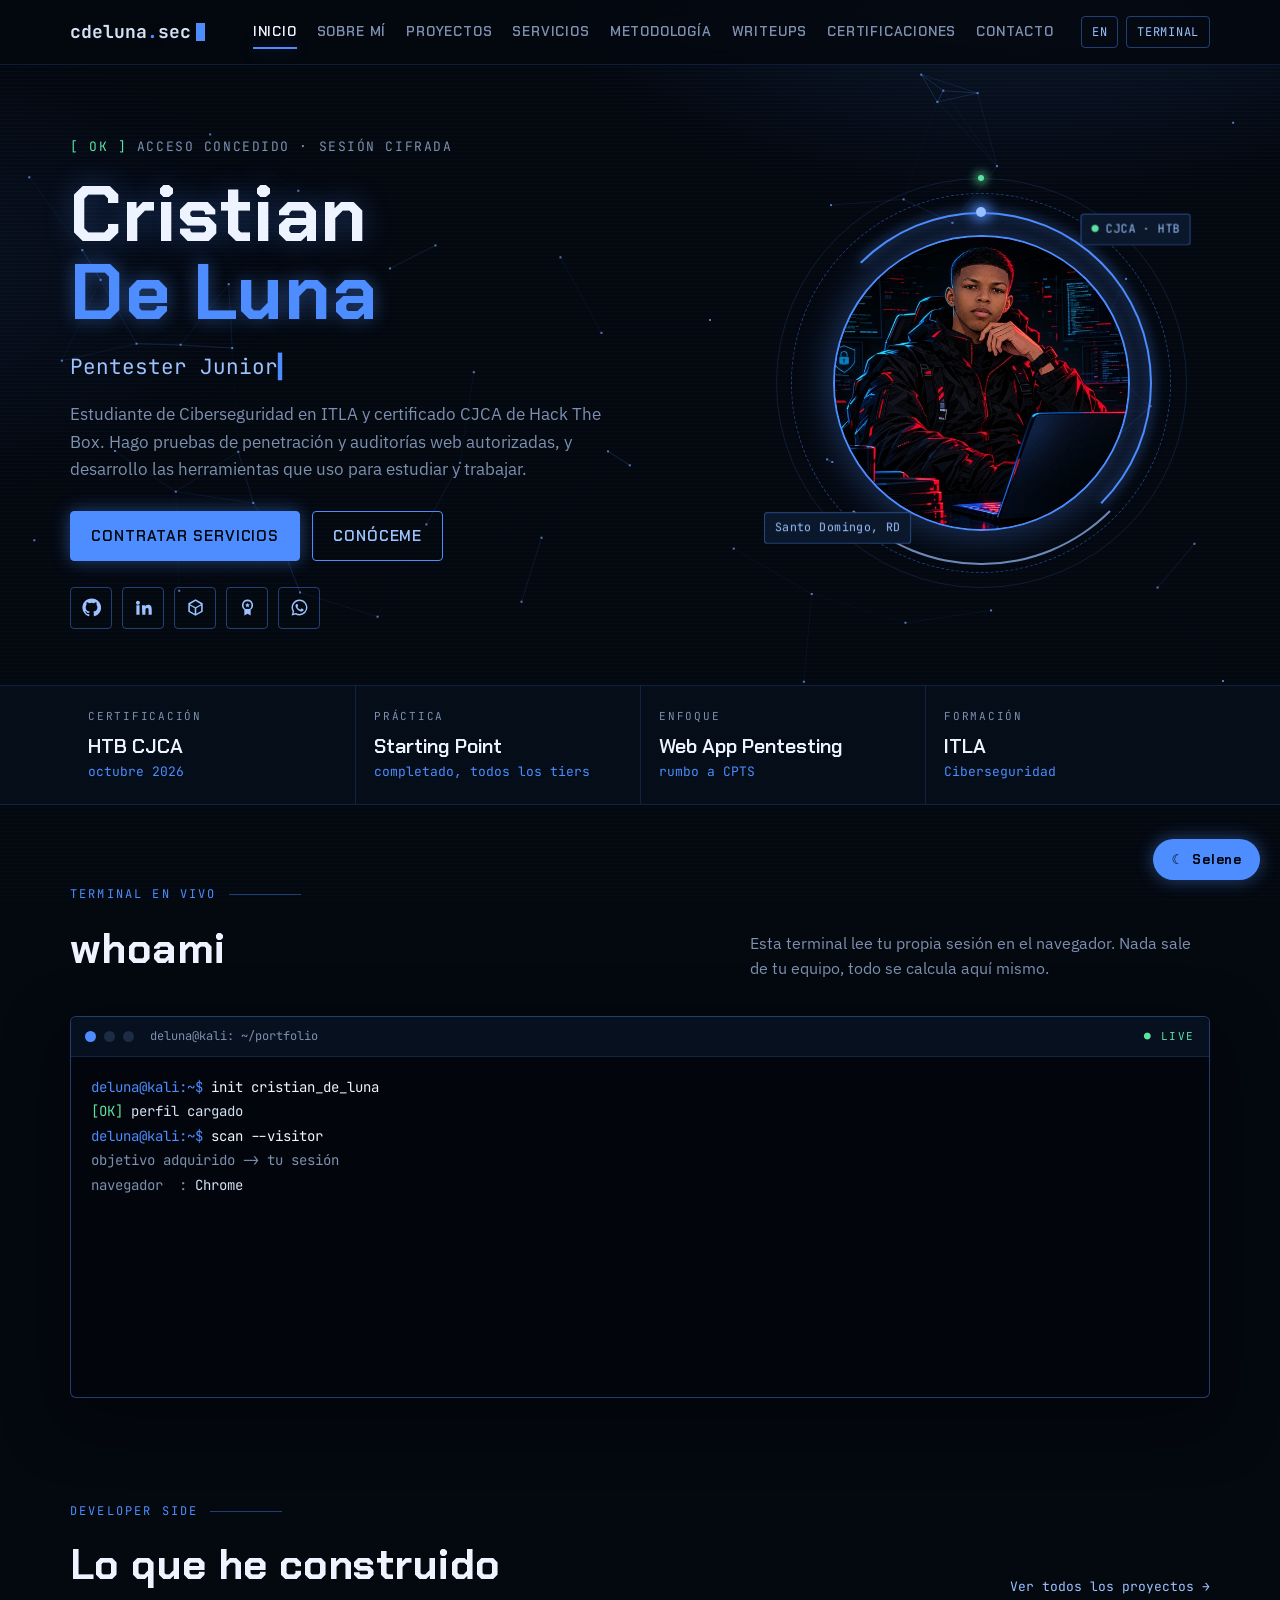
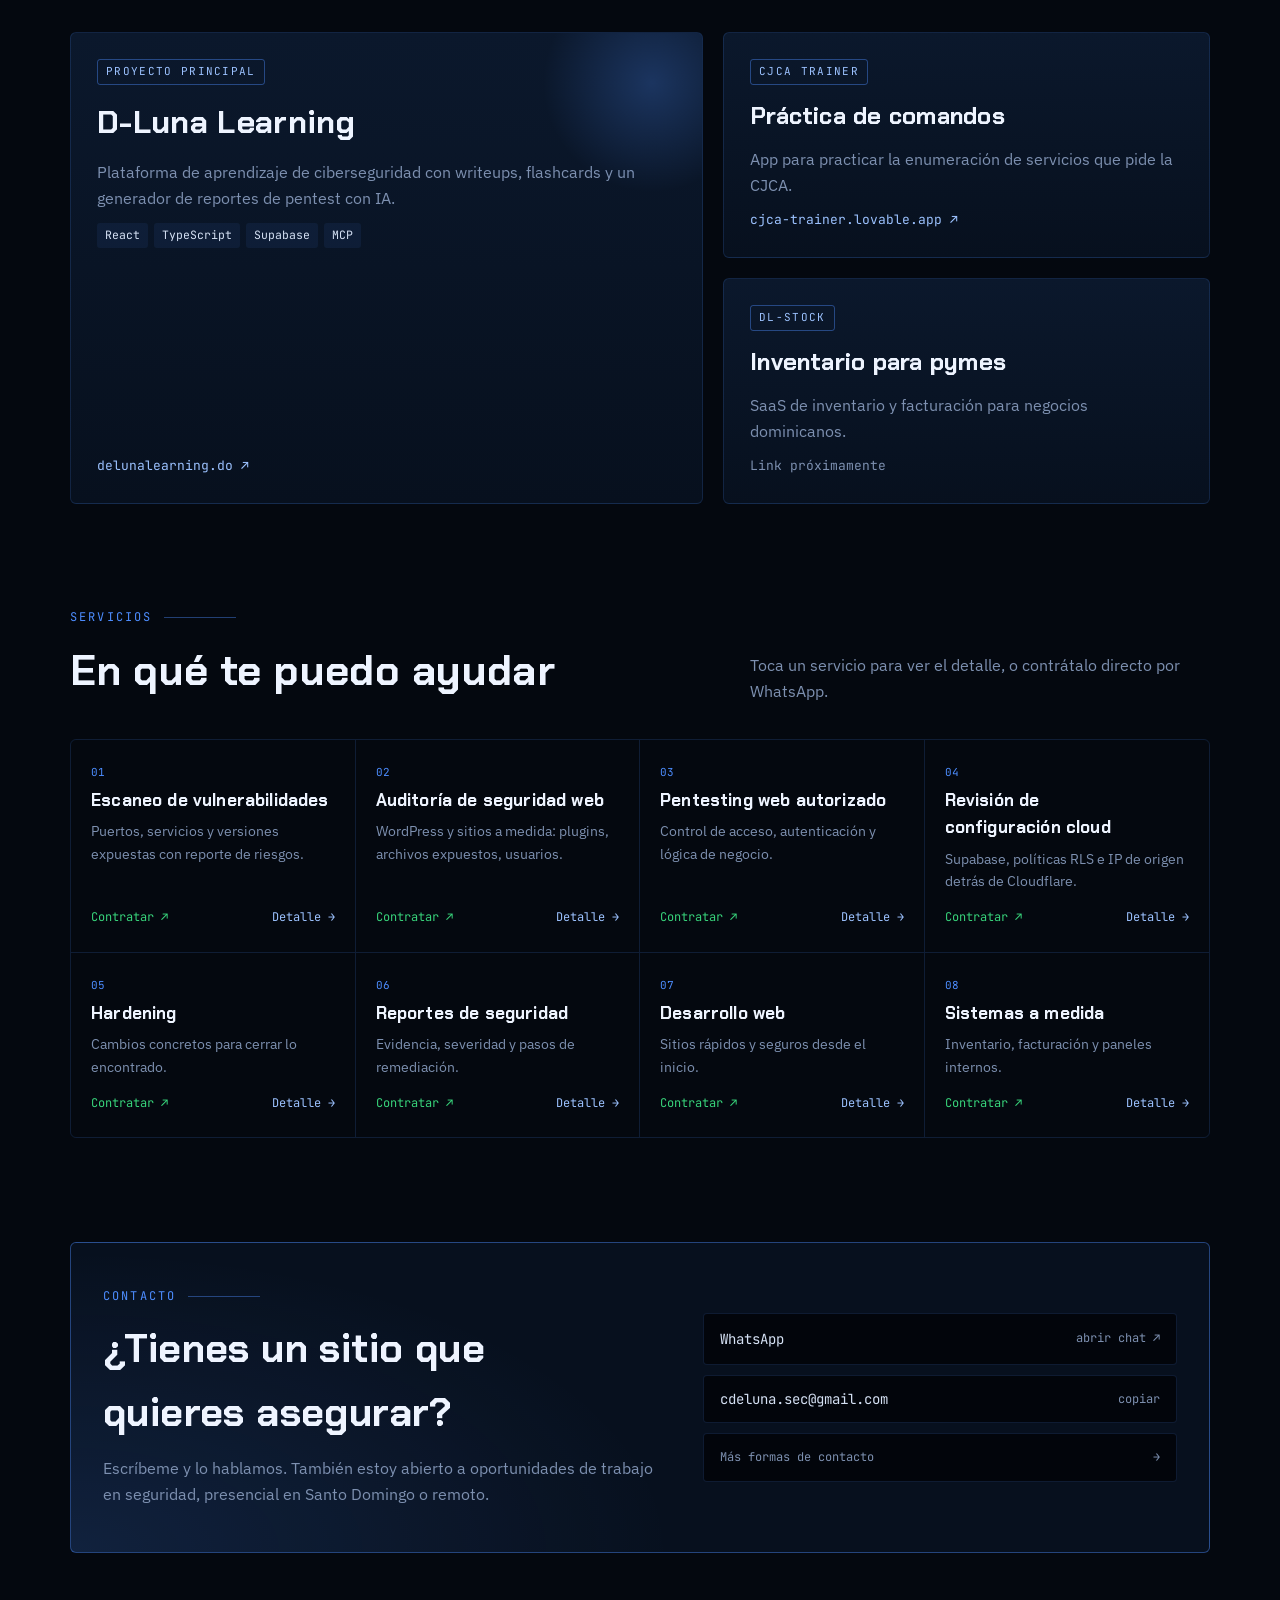
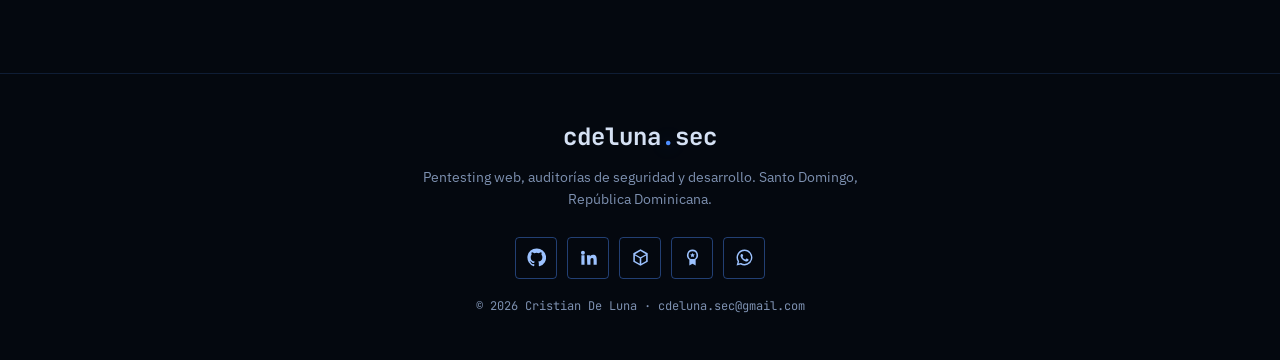
<file: index.html>
<!doctype html>
<html lang="es" data-lang="es">
<head>
<meta charset="utf-8">
<meta name="viewport" content="width=device-width,initial-scale=1,viewport-fit=cover">
<title>cdeluna.sec · Cristian De Luna</title>
<meta name="description" content="Portafolio de Cristian De Luna, pentester junior certificado HTB CJCA y desarrollador en Santo Domingo, RD.">
<meta property="og:title" content="cdeluna.sec · Cristian De Luna">
<meta property="og:description" content="Portafolio de Cristian De Luna, pentester junior certificado HTB CJCA y desarrollador en Santo Domingo, RD.">
<meta name="theme-color" content="#04080f">
<link rel="icon" href="data:image/svg+xml,%3Csvg xmlns='http://www.w3.org/2000/svg' viewBox='0 0 32 32'%3E%3Crect width='32' height='32' rx='6' fill='%2304080f'/%3E%3Ctext x='5' y='22' font-family='monospace' font-size='16' font-weight='700' fill='%234d8dff'%3E%3E_%3C/text%3E%3C/svg%3E">
<script>try{document.documentElement.dataset.lang=localStorage.getItem("cdl-lang")||"es"}catch(e){document.documentElement.dataset.lang="es"}</script>
<link rel="preconnect" href="https://fonts.googleapis.com">
<link rel="preconnect" href="https://fonts.gstatic.com" crossorigin>
<link rel="stylesheet" href="https://fonts.googleapis.com/css2?family=Chakra+Petch:wght@500;600;700&family=IBM+Plex+Sans:wght@400;500;600&family=JetBrains+Mono:wght@400;500;700&display=swap">
<link rel="stylesheet" href="assets/css/style.css">
</head>
<body data-page="home">
<header class="nav">
  <div class="wrap">
    <a class="logo" href="index.html" aria-label="cdeluna.sec">cdeluna<b>.</b>sec<span class="cur"></span></a>
    <nav class="links" id="links" aria-label="Principal"><a href="index.html" data-k="home"><span data-l="es">Inicio</span><span data-l="en">Home</span></a><a href="about.html" data-k="about"><span data-l="es">Sobre mí</span><span data-l="en">About</span></a><a href="projects.html" data-k="projects"><span data-l="es">Proyectos</span><span data-l="en">Projects</span></a><a href="services.html" data-k="services"><span data-l="es">Servicios</span><span data-l="en">Services</span></a><a href="methodology.html" data-k="methodology"><span data-l="es">Metodología</span><span data-l="en">Methodology</span></a><a href="writeups.html" data-k="writeups"><span data-l="es">Writeups</span><span data-l="en">Writeups</span></a><a href="certificates.html" data-k="certificates"><span data-l="es">Certificaciones</span><span data-l="en">Certificates</span></a><a href="contact.html" data-k="contact"><span data-l="es">Contacto</span><span data-l="en">Contact</span></a></nav>
    <div class="tools">
      <button class="btn-ghost" id="langBtn" aria-label="Cambiar idioma / Change language">EN</button>
      <button class="btn-ghost" id="tvBtn">Terminal</button>
      <button class="btn-ghost menu-btn" id="menuBtn" aria-label="Menú">☰</button>
    </div>
  </div>
</header>
<main id="top">

<section class="hero">
  <canvas id="net" aria-hidden="true"></canvas>
  <div class="wrap">
    <div class="hero-text">
      <div class="boot ld">[ OK ] <span><span data-l="es">ACCESO CONCEDIDO · SESIÓN CIFRADA</span><span data-l="en">ACCESS GRANTED · ENCRYPTED SESSION</span></span></div>
      <h1 class="ld" style="animation-delay:.1s"><span class="glitch" data-text="Cristian">Cristian</span><br><em class="glitch" data-text="De Luna">De Luna</em></h1>
      <div class="typed ld" id="typed" aria-live="polite" style="animation-delay:.2s"></div>
      <p class="lead ld" style="animation-delay:.3s"><span data-l="es">Estudiante de Ciberseguridad en ITLA y certificado CJCA de Hack The Box. Hago pruebas de penetración y auditorías web autorizadas, y desarrollo las herramientas que uso para estudiar y trabajar.</span><span data-l="en">Cybersecurity student at ITLA and Hack The Box CJCA certified. I perform authorized penetration tests and web security audits, and I build the tools I use to study and work.</span></p>
      <div class="cta ld" style="animation-delay:.4s">
        <a class="btn primary mag" href="services.html"><span data-l="es">Contratar servicios</span><span data-l="en">Hire me</span></a>
        <a class="btn line mag" href="about.html"><span data-l="es">Conóceme</span><span data-l="en">About me</span></a>
      </div>
      <div class="ld" style="animation-delay:.5s"><div class="socials"><a href="https://github.com/cdelunasec" target="_blank" rel="noopener" aria-label="GitHub" title="GitHub"><svg viewBox="0 0 24 24"><path d="M12 .5a11.5 11.5 0 0 0-3.64 22.41c.58.1.79-.25.79-.56v-2c-3.2.7-3.88-1.36-3.88-1.36-.52-1.33-1.28-1.69-1.28-1.69-1.05-.71.08-.7.08-.7 1.16.08 1.77 1.19 1.77 1.19 1.03 1.77 2.7 1.26 3.36.96.1-.75.4-1.26.73-1.55-2.55-.29-5.24-1.28-5.24-5.69 0-1.26.45-2.29 1.19-3.1-.12-.29-.52-1.46.11-3.05 0 0 .97-.31 3.17 1.18a11 11 0 0 1 5.77 0c2.2-1.49 3.17-1.18 3.17-1.18.63 1.59.23 2.76.11 3.05.74.81 1.19 1.84 1.19 3.1 0 4.42-2.7 5.39-5.26 5.68.41.36.78 1.06.78 2.14v3.17c0 .31.21.67.8.56A11.5 11.5 0 0 0 12 .5z"/></svg></a><a href="https://www.linkedin.com/in/cristian-de-luna-a615993aa" target="_blank" rel="noopener" aria-label="LinkedIn" title="LinkedIn"><svg viewBox="0 0 24 24"><path d="M4.98 3.5a2.5 2.5 0 1 1 0 5 2.5 2.5 0 0 1 0-5zM3 9h4v12H3zm7 0h3.8v1.7h.05c.53-1 1.83-2.05 3.77-2.05 4.03 0 4.78 2.65 4.78 6.1V21h-4v-5.5c0-1.31-.02-3-1.83-3-1.83 0-2.11 1.43-2.11 2.9V21h-4z"/></svg></a><a href="https://profile.hackthebox.com/profile/019d363d-97a9-7000-80f8-97a98ddf913b" target="_blank" rel="noopener" aria-label="Hack The Box" title="Hack The Box"><svg viewBox="0 0 24 24"><path d="M12 1.5 2.9 6.75v10.5L12 22.5l9.1-5.25V6.75zm0 2.3 6.9 3.98L12 11.76 5.1 7.78zM4.9 9.5l6.1 3.52v7.03l-6.1-3.52zm8.1 10.55v-7.03l6.1-3.52v7.03z"/></svg></a><a href="https://www.credly.com/users/cristian-de-luna.58042586" target="_blank" rel="noopener" aria-label="Credly" title="Credly"><svg viewBox="0 0 24 24"><path d="M12 2a7 7 0 0 0-4 12.74V22l4-2 4 2v-7.26A7 7 0 0 0 12 2zm0 2a5 5 0 1 1 0 10 5 5 0 0 1 0-10zm0 2.2-.9 1.83-2 .3 1.45 1.41-.34 2 1.79-.94 1.79.94-.34-2 1.45-1.41-2-.3z"/></svg></a><a href="https://wa.me/18492591279" target="_blank" rel="noopener" aria-label="WhatsApp" title="WhatsApp" data-wa><svg viewBox="0 0 24 24"><path d="M12 2a10 10 0 0 0-8.6 15.1L2 22l5-1.3A10 10 0 1 0 12 2zm0 18.2a8.2 8.2 0 0 1-4.2-1.15l-.3-.18-3 .78.8-2.9-.2-.3A8.2 8.2 0 1 1 12 20.2zm4.5-6.1c-.25-.13-1.47-.73-1.7-.81-.23-.08-.4-.13-.56.12-.17.25-.64.81-.79.98-.14.17-.29.19-.54.06a6.7 6.7 0 0 1-3.34-2.92c-.25-.43.25-.4.72-1.33.08-.17.04-.31-.02-.44-.06-.12-.56-1.35-.77-1.85-.2-.48-.41-.42-.56-.42h-.48c-.17 0-.44.06-.67.31-.23.25-.88.86-.88 2.1s.9 2.43 1.02 2.6c.13.17 1.77 2.7 4.29 3.79 1.6.69 2.22.75 3.02.63.49-.07 1.47-.6 1.68-1.18.21-.58.21-1.08.15-1.18-.06-.1-.23-.17-.48-.29z"/></svg></a></div></div>
    </div>
    <div class="avatar ld" id="avatar" aria-hidden="true" style="animation-delay:.25s">
      <div class="av-in" id="avIn">
        <div class="ring r3"></div><div class="ring"></div><div class="ring r4"></div><div class="ring r2"></div>
        <div class="orbit"></div><div class="orbit o2"></div>
        <img src="assets/img/avatar.jpg" alt="">
        <div class="scanbar"></div>
        <div class="tag-float t1"><i>●</i> CJCA · HTB</div>
        <div class="tag-float t2">Santo Domingo, RD</div>
      </div>
    </div>
  </div>
</section>
<div class="strip"><div class="wrap">
  <div class="cell"><div class="k"><span data-l="es">Certificación</span><span data-l="en">Certification</span></div><div class="v">HTB CJCA<small><span data-l="es">octubre 2026</span><span data-l="en">October 2026</span></small></div></div>
  <div class="cell"><div class="k"><span data-l="es">Práctica</span><span data-l="en">Practice</span></div><div class="v">Starting Point<small><span data-l="es">completado, todos los tiers</span><span data-l="en">completed, all tiers</span></small></div></div>
  <div class="cell"><div class="k"><span data-l="es">Enfoque</span><span data-l="en">Focus</span></div><div class="v">Web App Pentesting<small><span data-l="es">rumbo a CPTS</span><span data-l="en">heading to CPTS</span></small></div></div>
  <div class="cell"><div class="k"><span data-l="es">Formación</span><span data-l="en">Education</span></div><div class="v">ITLA<small><span data-l="es">Ciberseguridad</span><span data-l="en">Cybersecurity</span></small></div></div>
</div></div>
<section class="block" id="terminal">
  <div class="wrap">
    <div class="head rv"><div><div class="eyebrow"><span data-l="es">Terminal en vivo</span><span data-l="en">Live terminal</span></div><h2>whoami</h2></div>
      <p><span data-l="es">Esta terminal lee tu propia sesión en el navegador. Nada sale de tu equipo, todo se calcula aquí mismo.</span><span data-l="en">This terminal reads your own browser session. Nothing leaves your device, everything is computed right here.</span></p></div>
    <div class="term rv sweep">
      <div class="term-bar"><i></i><i></i><i></i><span>deluna@kali: ~/portfolio</span><span class="live">● LIVE</span></div>
      <div class="term-body" id="liveTerm"></div>
    </div>
  </div>
</section>
<section class="block tight">
  <div class="wrap">
    <div class="head rv"><div><div class="eyebrow">Developer side</div><h2><span data-l="es">Lo que he construido</span><span data-l="en">What I've built</span></h2></div>
      <a class="more" href="projects.html"><span data-l="es">Ver todos los proyectos →</span><span data-l="en">See all projects →</span></a></div>
    <div class="proj">
      <article class="card main rv spot">
        <span class="badge"><span data-l="es">Proyecto principal</span><span data-l="en">Main project</span></span>
        <h3>D-Luna Learning</h3>
        <p><span data-l="es">Plataforma de aprendizaje de ciberseguridad con writeups, flashcards y un generador de reportes de pentest con IA.</span><span data-l="en">Cybersecurity learning platform with writeups, flashcards and an AI pentest report builder.</span></p>
        <div class="stack"><span>React</span><span>TypeScript</span><span>Supabase</span><span>MCP</span></div>
        <a class="go" href="https://delunalearning.do" target="_blank" rel="noopener">delunalearning.do ↗</a>
      </article>
      <article class="card rv spot"><span class="badge">CJCA Trainer</span><h3><span data-l="es">Práctica de comandos</span><span data-l="en">Command practice</span></h3>
        <p><span data-l="es">App para practicar la enumeración de servicios que pide la CJCA.</span><span data-l="en">App to practice the service enumeration the CJCA requires.</span></p>
        <a class="go" href="https://cjca-trainer.lovable.app/" target="_blank" rel="noopener">cjca-trainer.lovable.app ↗</a></article>
      <article class="card rv spot"><span class="badge">DL-Stock</span><h3><span data-l="es">Inventario para pymes</span><span data-l="en">Inventory for SMBs</span></h3>
        <p><span data-l="es">SaaS de inventario y facturación para negocios dominicanos.</span><span data-l="en">Inventory and invoicing SaaS for Dominican businesses.</span></p>
        <span class="go off"><span data-l="es">Link próximamente</span><span data-l="en">Link coming soon</span></span></article>
    </div>
  </div>
</section>
<section class="block tight">
  <div class="wrap">
    <div class="head rv"><div><div class="eyebrow"><span data-l="es">Servicios</span><span data-l="en">Services</span></div><h2><span data-l="es">En qué te puedo ayudar</span><span data-l="en">How I can help</span></h2></div>
      <p><span data-l="es">Toca un servicio para ver el detalle, o contrátalo directo por WhatsApp.</span><span data-l="en">Tap a service to see the details, or hire it straight on WhatsApp.</span></p></div>
    <div class="svc rv sweep"><div class="spot"><span class="n">01</span><h3><a href="services.html#escaneo" style="color:inherit"><span data-l="es">Escaneo de vulnerabilidades</span><span data-l="en">Vulnerability scanning</span></a></h3><p><span data-l="es">Puertos, servicios y versiones expuestas con reporte de riesgos.</span><span data-l="en">Exposed ports, services and versions with a risk report.</span></p><div class="acts"><a class="hire" data-wa="escaneo" href="https://wa.me/18492591279" target="_blank" rel="noopener"><span data-l="es">Contratar ↗</span><span data-l="en">Hire ↗</span></a><a class="det" href="services.html#escaneo"><span data-l="es">Detalle →</span><span data-l="en">Details →</span></a></div></div><div class="spot"><span class="n">02</span><h3><a href="services.html#auditoria-web" style="color:inherit"><span data-l="es">Auditoría de seguridad web</span><span data-l="en">Web security audit</span></a></h3><p><span data-l="es">WordPress y sitios a medida: plugins, archivos expuestos, usuarios.</span><span data-l="en">WordPress and custom sites: plugins, exposed files, users.</span></p><div class="acts"><a class="hire" data-wa="auditoria-web" href="https://wa.me/18492591279" target="_blank" rel="noopener"><span data-l="es">Contratar ↗</span><span data-l="en">Hire ↗</span></a><a class="det" href="services.html#auditoria-web"><span data-l="es">Detalle →</span><span data-l="en">Details →</span></a></div></div><div class="spot"><span class="n">03</span><h3><a href="services.html#pentest-web" style="color:inherit"><span data-l="es">Pentesting web autorizado</span><span data-l="en">Authorized web pentest</span></a></h3><p><span data-l="es">Control de acceso, autenticación y lógica de negocio.</span><span data-l="en">Access control, authentication and business logic.</span></p><div class="acts"><a class="hire" data-wa="pentest-web" href="https://wa.me/18492591279" target="_blank" rel="noopener"><span data-l="es">Contratar ↗</span><span data-l="en">Hire ↗</span></a><a class="det" href="services.html#pentest-web"><span data-l="es">Detalle →</span><span data-l="en">Details →</span></a></div></div><div class="spot"><span class="n">04</span><h3><a href="services.html#cloud" style="color:inherit"><span data-l="es">Revisión de configuración cloud</span><span data-l="en">Cloud config review</span></a></h3><p><span data-l="es">Supabase, políticas RLS e IP de origen detrás de Cloudflare.</span><span data-l="en">Supabase, RLS policies and origin IP behind Cloudflare.</span></p><div class="acts"><a class="hire" data-wa="cloud" href="https://wa.me/18492591279" target="_blank" rel="noopener"><span data-l="es">Contratar ↗</span><span data-l="en">Hire ↗</span></a><a class="det" href="services.html#cloud"><span data-l="es">Detalle →</span><span data-l="en">Details →</span></a></div></div><div class="spot"><span class="n">05</span><h3><a href="services.html#hardening" style="color:inherit"><span data-l="es">Hardening</span><span data-l="en">Hardening</span></a></h3><p><span data-l="es">Cambios concretos para cerrar lo encontrado.</span><span data-l="en">Concrete changes to close what was found.</span></p><div class="acts"><a class="hire" data-wa="hardening" href="https://wa.me/18492591279" target="_blank" rel="noopener"><span data-l="es">Contratar ↗</span><span data-l="en">Hire ↗</span></a><a class="det" href="services.html#hardening"><span data-l="es">Detalle →</span><span data-l="en">Details →</span></a></div></div><div class="spot"><span class="n">06</span><h3><a href="services.html#reportes" style="color:inherit"><span data-l="es">Reportes de seguridad</span><span data-l="en">Security reports</span></a></h3><p><span data-l="es">Evidencia, severidad y pasos de remediación.</span><span data-l="en">Evidence, severity and remediation steps.</span></p><div class="acts"><a class="hire" data-wa="reportes" href="https://wa.me/18492591279" target="_blank" rel="noopener"><span data-l="es">Contratar ↗</span><span data-l="en">Hire ↗</span></a><a class="det" href="services.html#reportes"><span data-l="es">Detalle →</span><span data-l="en">Details →</span></a></div></div><div class="spot"><span class="n">07</span><h3><a href="services.html#desarrollo-web" style="color:inherit"><span data-l="es">Desarrollo web</span><span data-l="en">Web development</span></a></h3><p><span data-l="es">Sitios rápidos y seguros desde el inicio.</span><span data-l="en">Fast sites, secure from day one.</span></p><div class="acts"><a class="hire" data-wa="desarrollo-web" href="https://wa.me/18492591279" target="_blank" rel="noopener"><span data-l="es">Contratar ↗</span><span data-l="en">Hire ↗</span></a><a class="det" href="services.html#desarrollo-web"><span data-l="es">Detalle →</span><span data-l="en">Details →</span></a></div></div><div class="spot"><span class="n">08</span><h3><a href="services.html#sistemas" style="color:inherit"><span data-l="es">Sistemas a medida</span><span data-l="en">Custom systems</span></a></h3><p><span data-l="es">Inventario, facturación y paneles internos.</span><span data-l="en">Inventory, invoicing and internal dashboards.</span></p><div class="acts"><a class="hire" data-wa="sistemas" href="https://wa.me/18492591279" target="_blank" rel="noopener"><span data-l="es">Contratar ↗</span><span data-l="en">Hire ↗</span></a><a class="det" href="services.html#sistemas"><span data-l="es">Detalle →</span><span data-l="en">Details →</span></a></div></div></div>
  </div>
</section>
<section class="block tight">
  <div class="wrap">
    <div class="contact rv spot sweep">
      <div><div class="eyebrow"><span data-l="es">Contacto</span><span data-l="en">Contact</span></div>
        <h2><span data-l="es">¿Tienes un sitio que quieres asegurar?</span><span data-l="en">Have a site you want secured?</span></h2>
        <p><span data-l="es">Escríbeme y lo hablamos. También estoy abierto a oportunidades de trabajo en seguridad, presencial en Santo Domingo o remoto.</span><span data-l="en">Message me and let's talk. I'm also open to security roles, on-site in Santo Domingo or remote.</span></p></div>
      <div class="chan">
        <a data-wa href="https://wa.me/18492591279" target="_blank" rel="noopener">WhatsApp <span><span data-l="es">abrir chat ↗</span><span data-l="en">open chat ↗</span></span></a>
        <button type="button" id="copyMail">cdeluna.sec@gmail.com <span id="copyLbl"><span data-l="es">copiar</span><span data-l="en">copy</span></span></button>
        <a href="contact.html"><span data-l="es">Más formas de contacto</span><span data-l="en">More ways to reach me</span> <span>→</span></a>
      </div>
    </div>
  </div>
</section>
</main>
<footer>
  <div class="logo">cdeluna<b>.</b>sec</div>
  <p><span data-l="es">Pentesting web, auditorías de seguridad y desarrollo. Santo Domingo, República Dominicana.</span><span data-l="en">Web pentesting, security audits and development. Santo Domingo, Dominican Republic.</span></p>
  <div class="socials"><a href="https://github.com/cdelunasec" target="_blank" rel="noopener" aria-label="GitHub" title="GitHub"><svg viewBox="0 0 24 24"><path d="M12 .5a11.5 11.5 0 0 0-3.64 22.41c.58.1.79-.25.79-.56v-2c-3.2.7-3.88-1.36-3.88-1.36-.52-1.33-1.28-1.69-1.28-1.69-1.05-.71.08-.7.08-.7 1.16.08 1.77 1.19 1.77 1.19 1.03 1.77 2.7 1.26 3.36.96.1-.75.4-1.26.73-1.55-2.55-.29-5.24-1.28-5.24-5.69 0-1.26.45-2.29 1.19-3.1-.12-.29-.52-1.46.11-3.05 0 0 .97-.31 3.17 1.18a11 11 0 0 1 5.77 0c2.2-1.49 3.17-1.18 3.17-1.18.63 1.59.23 2.76.11 3.05.74.81 1.19 1.84 1.19 3.1 0 4.42-2.7 5.39-5.26 5.68.41.36.78 1.06.78 2.14v3.17c0 .31.21.67.8.56A11.5 11.5 0 0 0 12 .5z"/></svg></a><a href="https://www.linkedin.com/in/cristian-de-luna-a615993aa" target="_blank" rel="noopener" aria-label="LinkedIn" title="LinkedIn"><svg viewBox="0 0 24 24"><path d="M4.98 3.5a2.5 2.5 0 1 1 0 5 2.5 2.5 0 0 1 0-5zM3 9h4v12H3zm7 0h3.8v1.7h.05c.53-1 1.83-2.05 3.77-2.05 4.03 0 4.78 2.65 4.78 6.1V21h-4v-5.5c0-1.31-.02-3-1.83-3-1.83 0-2.11 1.43-2.11 2.9V21h-4z"/></svg></a><a href="https://profile.hackthebox.com/profile/019d363d-97a9-7000-80f8-97a98ddf913b" target="_blank" rel="noopener" aria-label="Hack The Box" title="Hack The Box"><svg viewBox="0 0 24 24"><path d="M12 1.5 2.9 6.75v10.5L12 22.5l9.1-5.25V6.75zm0 2.3 6.9 3.98L12 11.76 5.1 7.78zM4.9 9.5l6.1 3.52v7.03l-6.1-3.52zm8.1 10.55v-7.03l6.1-3.52v7.03z"/></svg></a><a href="https://www.credly.com/users/cristian-de-luna.58042586" target="_blank" rel="noopener" aria-label="Credly" title="Credly"><svg viewBox="0 0 24 24"><path d="M12 2a7 7 0 0 0-4 12.74V22l4-2 4 2v-7.26A7 7 0 0 0 12 2zm0 2a5 5 0 1 1 0 10 5 5 0 0 1 0-10zm0 2.2-.9 1.83-2 .3 1.45 1.41-.34 2 1.79-.94 1.79.94-.34-2 1.45-1.41-2-.3z"/></svg></a><a href="https://wa.me/18492591279" target="_blank" rel="noopener" aria-label="WhatsApp" title="WhatsApp" data-wa><svg viewBox="0 0 24 24"><path d="M12 2a10 10 0 0 0-8.6 15.1L2 22l5-1.3A10 10 0 1 0 12 2zm0 18.2a8.2 8.2 0 0 1-4.2-1.15l-.3-.18-3 .78.8-2.9-.2-.3A8.2 8.2 0 1 1 12 20.2zm4.5-6.1c-.25-.13-1.47-.73-1.7-.81-.23-.08-.4-.13-.56.12-.17.25-.64.81-.79.98-.14.17-.29.19-.54.06a6.7 6.7 0 0 1-3.34-2.92c-.25-.43.25-.4.72-1.33.08-.17.04-.31-.02-.44-.06-.12-.56-1.35-.77-1.85-.2-.48-.41-.42-.56-.42h-.48c-.17 0-.44.06-.67.31-.23.25-.88.86-.88 2.1s.9 2.43 1.02 2.6c.13.17 1.77 2.7 4.29 3.79 1.6.69 2.22.75 3.02.63.49-.07 1.47-.6 1.68-1.18.21-.58.21-1.08.15-1.18-.06-.1-.23-.17-.48-.29z"/></svg></a></div>
  <div class="sm">© 2026 Cristian De Luna · cdeluna.sec@gmail.com</div>
</footer>
<button class="bot-btn" id="botBtn" aria-label="Selene"><span>☾</span> Selene</button>
<div class="bot" id="bot" hidden>
  <header><div>Selene<small><span data-l="es">ASISTENTE DEL PORTAFOLIO</span><span data-l="en">PORTFOLIO ASSISTANT</span></small></div><button id="botX" aria-label="Cerrar">×</button></header>
  <div class="msgs" id="botMsgs"></div>
  <div class="chips" id="botChips"></div>
</div>
<div class="tboot" id="tboot" hidden></div>
<div class="tdock" id="tdock" hidden>
  <div class="grip" id="grip" title="Arrastra para cambiar el ancho"></div>
  <div class="t-head"><i></i><i></i><i></i><span>deluna@kali: ~/portfolio</span><b>● LIVE</b></div>
  <div class="t-out" id="tOut"></div>
  <div class="t-in"><span class="pl">┌──(deluna㉿kali)-[~/portfolio]</span><div class="row"><span class="pl">└─$</span><input id="tIn" autocomplete="off" spellcheck="false" aria-label="Comando" placeholder="type: help"></div></div>
</div>
<script src="assets/js/main.js"></script>
<script src="assets/js/home.js"></script>
</body>
</html>
</file>
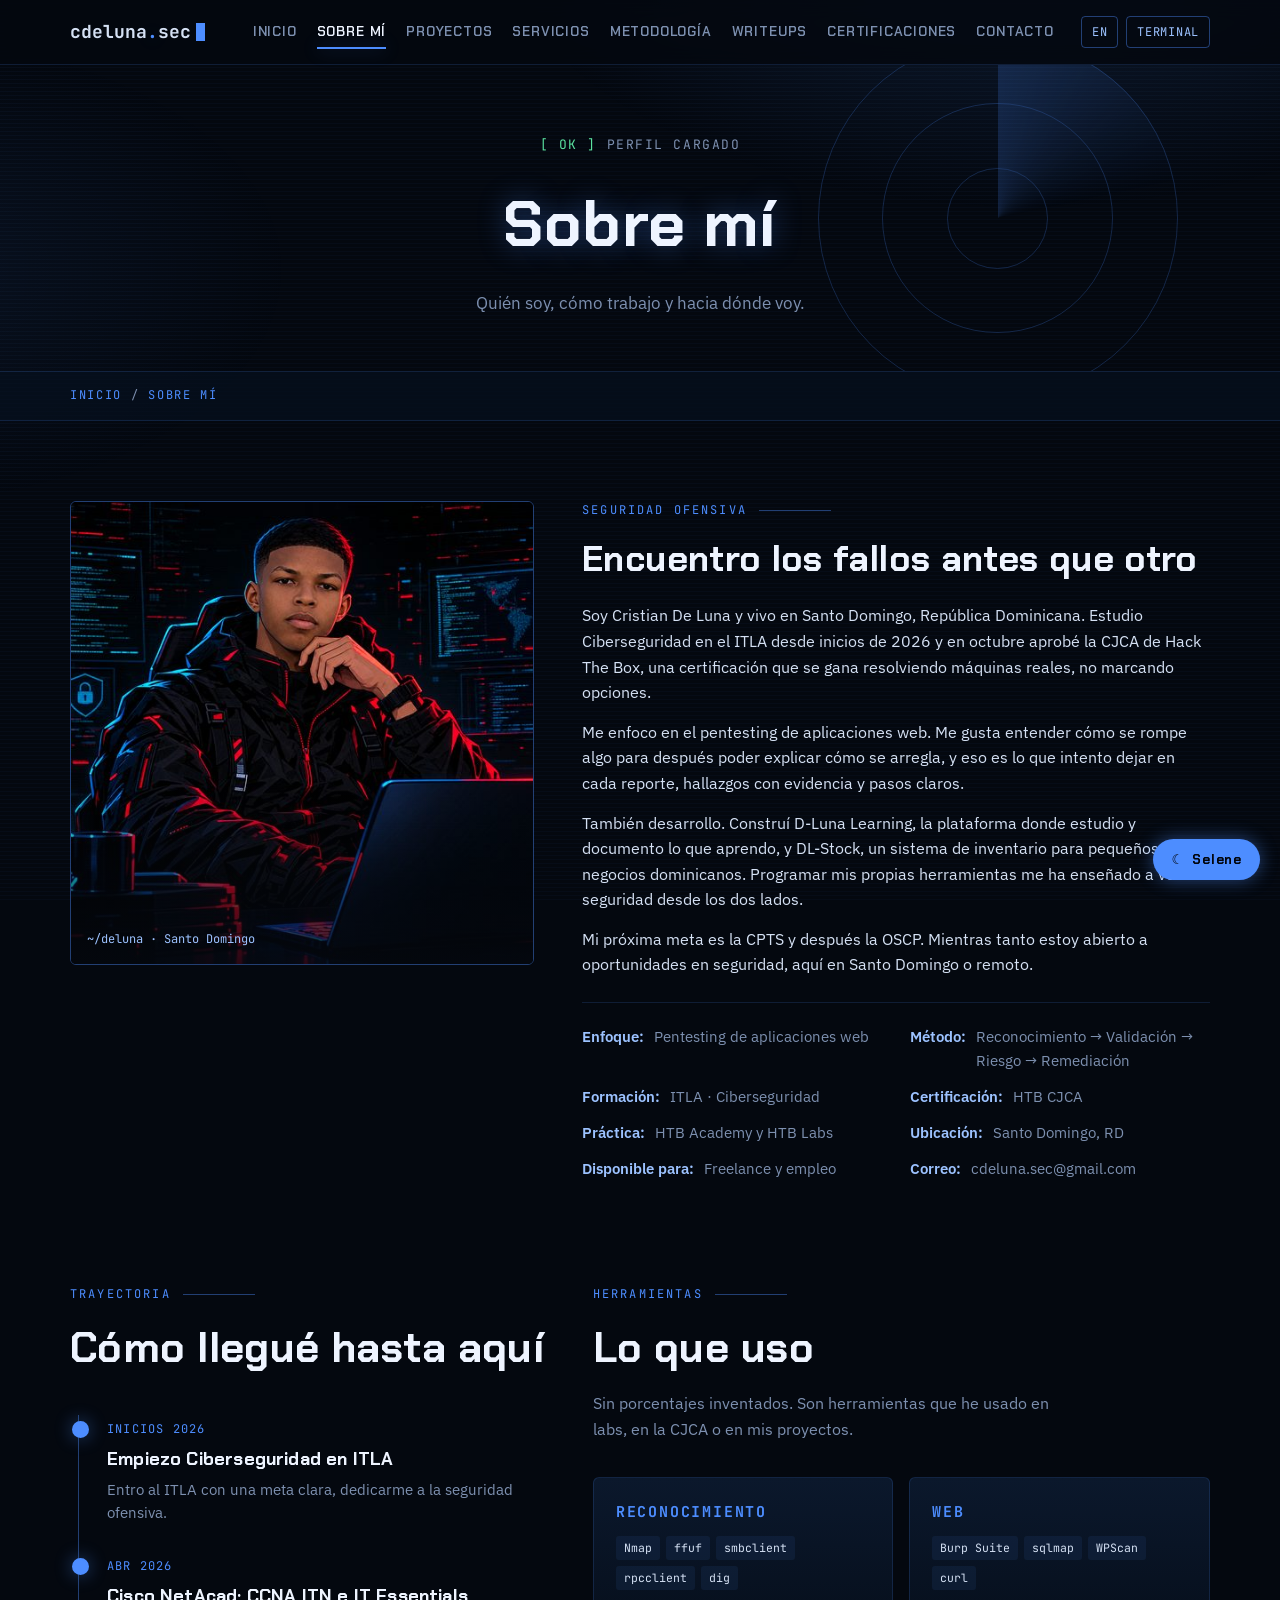
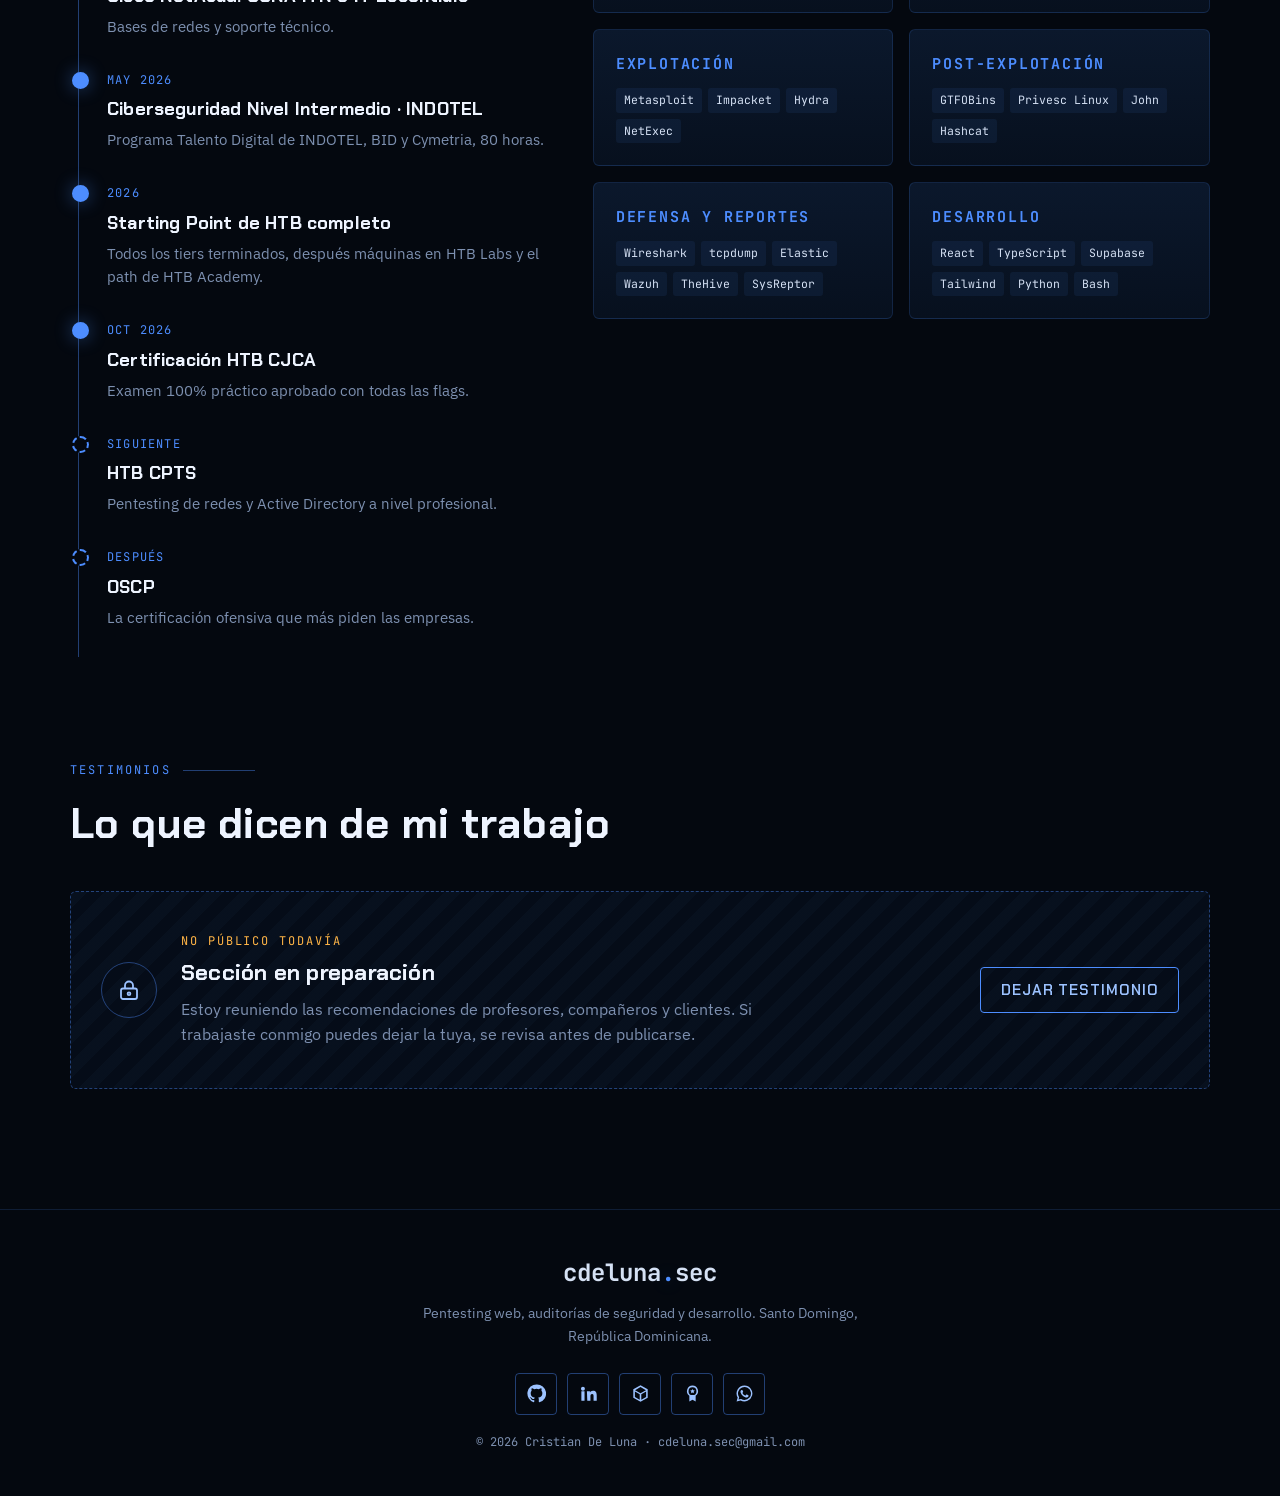
<file: about.html>
<!doctype html>
<html lang="es" data-lang="es">
<head>
<meta charset="utf-8">
<meta name="viewport" content="width=device-width,initial-scale=1,viewport-fit=cover">
<title>Sobre mí · cdeluna.sec</title>
<meta name="description" content="Quién es Cristian De Luna: trayectoria, herramientas y enfoque en pentesting web.">
<meta property="og:title" content="Sobre mí · cdeluna.sec">
<meta property="og:description" content="Quién es Cristian De Luna: trayectoria, herramientas y enfoque en pentesting web.">
<meta name="theme-color" content="#04080f">
<link rel="icon" href="data:image/svg+xml,%3Csvg xmlns='http://www.w3.org/2000/svg' viewBox='0 0 32 32'%3E%3Crect width='32' height='32' rx='6' fill='%2304080f'/%3E%3Ctext x='5' y='22' font-family='monospace' font-size='16' font-weight='700' fill='%234d8dff'%3E%3E_%3C/text%3E%3C/svg%3E">
<script>try{document.documentElement.dataset.lang=localStorage.getItem("cdl-lang")||"es"}catch(e){document.documentElement.dataset.lang="es"}</script>
<link rel="preconnect" href="https://fonts.googleapis.com">
<link rel="preconnect" href="https://fonts.gstatic.com" crossorigin>
<link rel="stylesheet" href="https://fonts.googleapis.com/css2?family=Chakra+Petch:wght@500;600;700&family=IBM+Plex+Sans:wght@400;500;600&family=JetBrains+Mono:wght@400;500;700&display=swap">
<link rel="stylesheet" href="assets/css/style.css">
</head>
<body data-page="about">
<header class="nav">
  <div class="wrap">
    <a class="logo" href="index.html" aria-label="cdeluna.sec">cdeluna<b>.</b>sec<span class="cur"></span></a>
    <nav class="links" id="links" aria-label="Principal"><a href="index.html" data-k="home"><span data-l="es">Inicio</span><span data-l="en">Home</span></a><a href="about.html" data-k="about"><span data-l="es">Sobre mí</span><span data-l="en">About</span></a><a href="projects.html" data-k="projects"><span data-l="es">Proyectos</span><span data-l="en">Projects</span></a><a href="services.html" data-k="services"><span data-l="es">Servicios</span><span data-l="en">Services</span></a><a href="methodology.html" data-k="methodology"><span data-l="es">Metodología</span><span data-l="en">Methodology</span></a><a href="writeups.html" data-k="writeups"><span data-l="es">Writeups</span><span data-l="en">Writeups</span></a><a href="certificates.html" data-k="certificates"><span data-l="es">Certificaciones</span><span data-l="en">Certificates</span></a><a href="contact.html" data-k="contact"><span data-l="es">Contacto</span><span data-l="en">Contact</span></a></nav>
    <div class="tools">
      <button class="btn-ghost" id="langBtn" aria-label="Cambiar idioma / Change language">EN</button>
      <button class="btn-ghost" id="tvBtn">Terminal</button>
      <button class="btn-ghost menu-btn" id="menuBtn" aria-label="Menú">☰</button>
    </div>
  </div>
</header>
<main id="top">
<section class="phero">
  <div class="radar" aria-hidden="true"><i></i><i></i><i></i><b></b></div>
  <div class="wrap">
    <div class="boot ld" style="justify-content:center;display:flex">[ OK ] <span>&nbsp;<span data-l="es">PERFIL CARGADO</span><span data-l="en">PROFILE LOADED</span></span></div>
    <h1 class="ld" style="animation-delay:.1s"><span class="glitch" data-l="es" data-text="Sobre mí">Sobre mí</span><span class="glitch" data-l="en" data-text="About me">About me</span></h1>
    <p class="sub ld" style="animation-delay:.2s"><span data-l="es">Quién soy, cómo trabajo y hacia dónde voy.</span><span data-l="en">Who I am, how I work and where I'm heading.</span></p>
    
  </div>
</section>
<div class="crumbs"><div class="wrap"><a href="index.html"><span data-l="es">Inicio</span><span data-l="en">Home</span></a> / <span><span data-l="es">Sobre mí</span><span data-l="en">About</span></span></div></div>
<section class="block">
  <div class="wrap ab">
    <figure class="ab-img rv spot" style="margin:0"><img src="assets/img/avatar.jpg" alt="Cristian De Luna"><figcaption>~/deluna · Santo Domingo</figcaption></figure>
    <div class="ab-txt rv">
      <div class="eyebrow"><span data-l="es">Seguridad ofensiva</span><span data-l="en">Offensive security</span></div>
      <h2 style="margin-top:10px"><span data-l="es">Encuentro los fallos antes que otro</span><span data-l="en">I find the flaws before someone else does</span></h2>
      <div data-l="es"><p>Soy Cristian De Luna y vivo en Santo Domingo, República Dominicana. Estudio Ciberseguridad en el ITLA desde inicios de 2026 y en octubre aprobé la CJCA de Hack The Box, una certificación que se gana resolviendo máquinas reales, no marcando opciones.</p><p>Me enfoco en el pentesting de aplicaciones web. Me gusta entender cómo se rompe algo para después poder explicar cómo se arregla, y eso es lo que intento dejar en cada reporte, hallazgos con evidencia y pasos claros.</p><p>También desarrollo. Construí D-Luna Learning, la plataforma donde estudio y documento lo que aprendo, y DL-Stock, un sistema de inventario para pequeños negocios dominicanos. Programar mis propias herramientas me ha enseñado a ver la seguridad desde los dos lados.</p><p>Mi próxima meta es la CPTS y después la OSCP. Mientras tanto estoy abierto a oportunidades en seguridad, aquí en Santo Domingo o remoto.</p></div><div data-l="en"><p>I'm Cristian De Luna, based in Santo Domingo, Dominican Republic. I've been studying Cybersecurity at ITLA since early 2026, and in October I passed Hack The Box's CJCA, a certification you earn by compromising real machines, not by ticking boxes.</p><p>I focus on web application pentesting. I like understanding how something breaks so I can then explain how to fix it, and that's what I try to leave in every report, findings with evidence and clear steps.</p><p>I also build software. I made D-Luna Learning, the platform where I study and document what I learn, and DL-Stock, an inventory system for small Dominican businesses. Building my own tools taught me to see security from both sides.</p><p>My next goal is the CPTS, then the OSCP. In the meantime I'm open to security roles, here in Santo Domingo or remote.</p></div>
      <dl class="info"><div><dt><span data-l="es">Enfoque</span><span data-l="en">Focus</span>:</dt><dd><span data-l="es">Pentesting de aplicaciones web</span><span data-l="en">Web application pentesting</span></dd></div><div><dt><span data-l="es">Método</span><span data-l="en">Method</span>:</dt><dd><span data-l="es">Reconocimiento → Validación → Riesgo → Remediación</span><span data-l="en">Recon → Validation → Risk → Remediation</span></dd></div><div><dt><span data-l="es">Formación</span><span data-l="en">Education</span>:</dt><dd><span data-l="es">ITLA · Ciberseguridad</span><span data-l="en">ITLA · Cybersecurity</span></dd></div><div><dt><span data-l="es">Certificación</span><span data-l="en">Certification</span>:</dt><dd><span data-l="es">HTB CJCA</span><span data-l="en">HTB CJCA</span></dd></div><div><dt><span data-l="es">Práctica</span><span data-l="en">Practice</span>:</dt><dd><span data-l="es">HTB Academy y HTB Labs</span><span data-l="en">HTB Academy and HTB Labs</span></dd></div><div><dt><span data-l="es">Ubicación</span><span data-l="en">Location</span>:</dt><dd><span data-l="es">Santo Domingo, RD</span><span data-l="en">Santo Domingo, DR</span></dd></div><div><dt><span data-l="es">Disponible para</span><span data-l="en">Open to</span>:</dt><dd><span data-l="es">Freelance y empleo</span><span data-l="en">Freelance and full-time</span></dd></div><div><dt><span data-l="es">Correo</span><span data-l="en">Email</span>:</dt><dd><span data-l="es">cdeluna.sec@gmail.com</span><span data-l="en">cdeluna.sec@gmail.com</span></dd></div></dl>
    </div>
  </div>
</section>
<section class="block tight">
  <div class="wrap" style="display:grid;grid-template-columns:minmax(0,1fr) minmax(0,1.3fr);gap:48px" id="trayectoria">
    <div><div class="head rv" style="display:block"><div class="eyebrow"><span data-l="es">Trayectoria</span><span data-l="en">Journey</span></div><h2><span data-l="es">Cómo llegué hasta aquí</span><span data-l="en">How I got here</span></h2></div>
      <div class="tl"><div class="done rv"><time><span data-l="es">INICIOS 2026</span><span data-l="en">EARLY 2026</span></time><h3><span data-l="es">Empiezo Ciberseguridad en ITLA</span><span data-l="en">Started Cybersecurity at ITLA</span></h3><p><span data-l="es">Entro al ITLA con una meta clara, dedicarme a la seguridad ofensiva.</span><span data-l="en">Joined ITLA with a clear goal, offensive security.</span></p></div><div class="done rv"><time><span data-l="es">ABR 2026</span><span data-l="en">APR 2026</span></time><h3><span data-l="es">Cisco NetAcad: CCNA ITN e IT Essentials</span><span data-l="en">Cisco NetAcad: CCNA ITN and IT Essentials</span></h3><p><span data-l="es">Bases de redes y soporte técnico.</span><span data-l="en">Networking and IT support fundamentals.</span></p></div><div class="done rv"><time><span data-l="es">MAY 2026</span><span data-l="en">MAY 2026</span></time><h3><span data-l="es">Ciberseguridad Nivel Intermedio · INDOTEL</span><span data-l="en">Intermediate Cybersecurity · INDOTEL</span></h3><p><span data-l="es">Programa Talento Digital de INDOTEL, BID y Cymetria, 80 horas.</span><span data-l="en">Talento Digital program by INDOTEL, IDB and Cymetria, 80 hours.</span></p></div><div class="done rv"><time><span data-l="es">2026</span><span data-l="en">2026</span></time><h3><span data-l="es">Starting Point de HTB completo</span><span data-l="en">HTB Starting Point completed</span></h3><p><span data-l="es">Todos los tiers terminados, después máquinas en HTB Labs y el path de HTB Academy.</span><span data-l="en">Every tier done, then HTB Labs machines and the HTB Academy path.</span></p></div><div class="done rv"><time><span data-l="es">OCT 2026</span><span data-l="en">OCT 2026</span></time><h3><span data-l="es">Certificación HTB CJCA</span><span data-l="en">HTB CJCA certification</span></h3><p><span data-l="es">Examen 100% práctico aprobado con todas las flags.</span><span data-l="en">100% hands-on exam passed with every flag.</span></p></div><div class="next rv"><time><span data-l="es">SIGUIENTE</span><span data-l="en">NEXT</span></time><h3><span data-l="es">HTB CPTS</span><span data-l="en">HTB CPTS</span></h3><p><span data-l="es">Pentesting de redes y Active Directory a nivel profesional.</span><span data-l="en">Professional-level network and Active Directory pentesting.</span></p></div><div class="next rv"><time><span data-l="es">DESPUÉS</span><span data-l="en">AFTER</span></time><h3><span data-l="es">OSCP</span><span data-l="en">OSCP</span></h3><p><span data-l="es">La certificación ofensiva que más piden las empresas.</span><span data-l="en">The offensive certification employers ask for the most.</span></p></div></div></div>
    <div><div class="head rv" style="display:block"><div class="eyebrow"><span data-l="es">Herramientas</span><span data-l="en">Toolbox</span></div><h2><span data-l="es">Lo que uso</span><span data-l="en">What I use</span></h2>
      <p style="margin-top:10px"><span data-l="es">Sin porcentajes inventados. Son herramientas que he usado en labs, en la CJCA o en mis proyectos.</span><span data-l="en">No made-up percentages. These are tools I've used in labs, on the CJCA or in my own projects.</span></p></div>
      <div class="skills" style="grid-template-columns:1fr 1fr"><div class="card rv spot"><h3><span data-l="es">Reconocimiento</span><span data-l="en">Recon</span></h3><div class="stack"><span>Nmap</span><span>ffuf</span><span>smbclient</span><span>rpcclient</span><span>dig</span></div></div><div class="card rv spot"><h3><span data-l="es">Web</span><span data-l="en">Web</span></h3><div class="stack"><span>Burp Suite</span><span>sqlmap</span><span>WPScan</span><span>curl</span></div></div><div class="card rv spot"><h3><span data-l="es">Explotación</span><span data-l="en">Exploitation</span></h3><div class="stack"><span>Metasploit</span><span>Impacket</span><span>Hydra</span><span>NetExec</span></div></div><div class="card rv spot"><h3><span data-l="es">Post-explotación</span><span data-l="en">Post-exploitation</span></h3><div class="stack"><span>GTFOBins</span><span>Privesc Linux</span><span>John</span><span>Hashcat</span></div></div><div class="card rv spot"><h3><span data-l="es">Defensa y reportes</span><span data-l="en">Defense and reporting</span></h3><div class="stack"><span>Wireshark</span><span>tcpdump</span><span>Elastic</span><span>Wazuh</span><span>TheHive</span><span>SysReptor</span></div></div><div class="card rv spot"><h3><span data-l="es">Desarrollo</span><span data-l="en">Development</span></h3><div class="stack"><span>React</span><span>TypeScript</span><span>Supabase</span><span>Tailwind</span><span>Python</span><span>Bash</span></div></div></div></div>
  </div>
</section>
<section class="block tight" id="testimonios">
  <div class="wrap">
    <div class="head rv"><div><div class="eyebrow"><span data-l="es">Testimonios</span><span data-l="en">Testimonials</span></div><h2><span data-l="es">Lo que dicen de mi trabajo</span><span data-l="en">What people say about my work</span></h2></div></div>
    <div class="locked rv">
      <div class="lk"><svg viewBox="0 0 24 24"><rect x="4" y="10.5" width="16" height="10.5" rx="2"/><path d="M8 10.5V7.5a4 4 0 0 1 8 0v3"/><circle cx="12" cy="15.7" r="1.4"/></svg></div>
      <div><div class="st"><span data-l="es">No público todavía</span><span data-l="en">Not public yet</span></div>
        <h3><span data-l="es">Sección en preparación</span><span data-l="en">Section in progress</span></h3>
        <p><span data-l="es">Estoy reuniendo las recomendaciones de profesores, compañeros y clientes. Si trabajaste conmigo puedes dejar la tuya, se revisa antes de publicarse.</span><span data-l="en">I'm collecting recommendations from teachers, classmates and clients. If you worked with me you can leave yours, it gets reviewed before going live.</span></p></div>
      <button class="btn line mag" id="tBtn"><span data-l="es">Dejar testimonio</span><span data-l="en">Leave a testimonial</span></button>
    </div>
    <form class="tform" id="tForm" hidden>
      <div><label for="tName"><span data-l="es">Nombre</span><span data-l="en">Name</span></label><input id="tName" required maxlength="60"></div>
      <div><label for="tRole"><span data-l="es">Cargo o relación</span><span data-l="en">Role or relationship</span></label><input id="tRole" required maxlength="80" placeholder="Profesor, ITLA"></div>
      <div class="full"><label for="tMsg"><span data-l="es">Testimonio</span><span data-l="en">Testimonial</span></label><textarea id="tMsg" required maxlength="600"></textarea></div>
      <div class="full" style="display:flex;justify-content:space-between;align-items:center;gap:12px;flex-wrap:wrap">
        <span class="note" id="tNote"><span data-l="es">Vista previa: el envío se activa al conectar la base de datos.</span><span data-l="en">Preview: submissions go live once the database is connected.</span></span>
        <button class="btn primary" type="submit"><span data-l="es">Enviar</span><span data-l="en">Send</span></button></div>
    </form>
  </div>
</section>
</main>
<footer>
  <div class="logo">cdeluna<b>.</b>sec</div>
  <p><span data-l="es">Pentesting web, auditorías de seguridad y desarrollo. Santo Domingo, República Dominicana.</span><span data-l="en">Web pentesting, security audits and development. Santo Domingo, Dominican Republic.</span></p>
  <div class="socials"><a href="https://github.com/cdelunasec" target="_blank" rel="noopener" aria-label="GitHub" title="GitHub"><svg viewBox="0 0 24 24"><path d="M12 .5a11.5 11.5 0 0 0-3.64 22.41c.58.1.79-.25.79-.56v-2c-3.2.7-3.88-1.36-3.88-1.36-.52-1.33-1.28-1.69-1.28-1.69-1.05-.71.08-.7.08-.7 1.16.08 1.77 1.19 1.77 1.19 1.03 1.77 2.7 1.26 3.36.96.1-.75.4-1.26.73-1.55-2.55-.29-5.24-1.28-5.24-5.69 0-1.26.45-2.29 1.19-3.1-.12-.29-.52-1.46.11-3.05 0 0 .97-.31 3.17 1.18a11 11 0 0 1 5.77 0c2.2-1.49 3.17-1.18 3.17-1.18.63 1.59.23 2.76.11 3.05.74.81 1.19 1.84 1.19 3.1 0 4.42-2.7 5.39-5.26 5.68.41.36.78 1.06.78 2.14v3.17c0 .31.21.67.8.56A11.5 11.5 0 0 0 12 .5z"/></svg></a><a href="https://www.linkedin.com/in/cristian-de-luna-a615993aa" target="_blank" rel="noopener" aria-label="LinkedIn" title="LinkedIn"><svg viewBox="0 0 24 24"><path d="M4.98 3.5a2.5 2.5 0 1 1 0 5 2.5 2.5 0 0 1 0-5zM3 9h4v12H3zm7 0h3.8v1.7h.05c.53-1 1.83-2.05 3.77-2.05 4.03 0 4.78 2.65 4.78 6.1V21h-4v-5.5c0-1.31-.02-3-1.83-3-1.83 0-2.11 1.43-2.11 2.9V21h-4z"/></svg></a><a href="https://profile.hackthebox.com/profile/019d363d-97a9-7000-80f8-97a98ddf913b" target="_blank" rel="noopener" aria-label="Hack The Box" title="Hack The Box"><svg viewBox="0 0 24 24"><path d="M12 1.5 2.9 6.75v10.5L12 22.5l9.1-5.25V6.75zm0 2.3 6.9 3.98L12 11.76 5.1 7.78zM4.9 9.5l6.1 3.52v7.03l-6.1-3.52zm8.1 10.55v-7.03l6.1-3.52v7.03z"/></svg></a><a href="https://www.credly.com/users/cristian-de-luna.58042586" target="_blank" rel="noopener" aria-label="Credly" title="Credly"><svg viewBox="0 0 24 24"><path d="M12 2a7 7 0 0 0-4 12.74V22l4-2 4 2v-7.26A7 7 0 0 0 12 2zm0 2a5 5 0 1 1 0 10 5 5 0 0 1 0-10zm0 2.2-.9 1.83-2 .3 1.45 1.41-.34 2 1.79-.94 1.79.94-.34-2 1.45-1.41-2-.3z"/></svg></a><a href="https://wa.me/18492591279" target="_blank" rel="noopener" aria-label="WhatsApp" title="WhatsApp" data-wa><svg viewBox="0 0 24 24"><path d="M12 2a10 10 0 0 0-8.6 15.1L2 22l5-1.3A10 10 0 1 0 12 2zm0 18.2a8.2 8.2 0 0 1-4.2-1.15l-.3-.18-3 .78.8-2.9-.2-.3A8.2 8.2 0 1 1 12 20.2zm4.5-6.1c-.25-.13-1.47-.73-1.7-.81-.23-.08-.4-.13-.56.12-.17.25-.64.81-.79.98-.14.17-.29.19-.54.06a6.7 6.7 0 0 1-3.34-2.92c-.25-.43.25-.4.72-1.33.08-.17.04-.31-.02-.44-.06-.12-.56-1.35-.77-1.85-.2-.48-.41-.42-.56-.42h-.48c-.17 0-.44.06-.67.31-.23.25-.88.86-.88 2.1s.9 2.43 1.02 2.6c.13.17 1.77 2.7 4.29 3.79 1.6.69 2.22.75 3.02.63.49-.07 1.47-.6 1.68-1.18.21-.58.21-1.08.15-1.18-.06-.1-.23-.17-.48-.29z"/></svg></a></div>
  <div class="sm">© 2026 Cristian De Luna · cdeluna.sec@gmail.com</div>
</footer>
<button class="bot-btn" id="botBtn" aria-label="Selene"><span>☾</span> Selene</button>
<div class="bot" id="bot" hidden>
  <header><div>Selene<small><span data-l="es">ASISTENTE DEL PORTAFOLIO</span><span data-l="en">PORTFOLIO ASSISTANT</span></small></div><button id="botX" aria-label="Cerrar">×</button></header>
  <div class="msgs" id="botMsgs"></div>
  <div class="chips" id="botChips"></div>
</div>
<div class="tboot" id="tboot" hidden></div>
<div class="tdock" id="tdock" hidden>
  <div class="grip" id="grip" title="Arrastra para cambiar el ancho"></div>
  <div class="t-head"><i></i><i></i><i></i><span>deluna@kali: ~/portfolio</span><b>● LIVE</b></div>
  <div class="t-out" id="tOut"></div>
  <div class="t-in"><span class="pl">┌──(deluna㉿kali)-[~/portfolio]</span><div class="row"><span class="pl">└─$</span><input id="tIn" autocomplete="off" spellcheck="false" aria-label="Comando" placeholder="type: help"></div></div>
</div>
<script src="assets/js/main.js"></script>
</body>
</html>
</file>
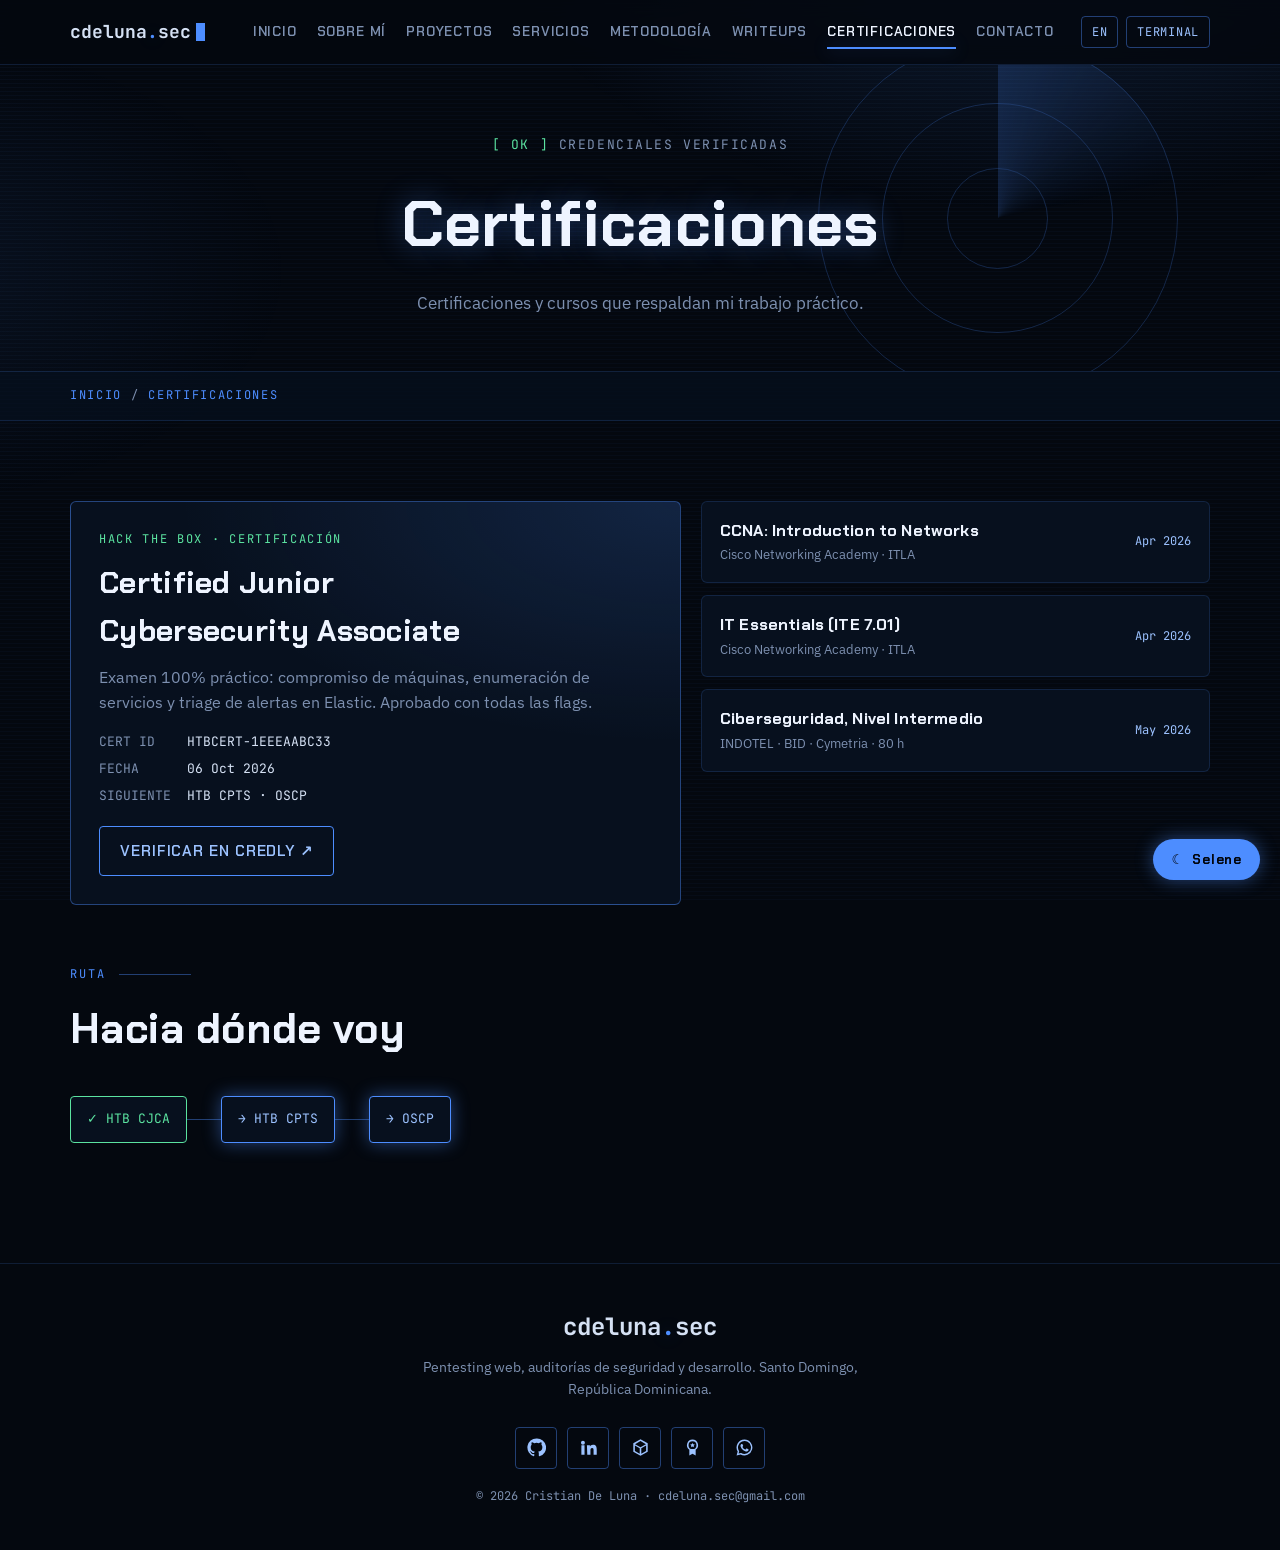
<file: certificates.html>
<!doctype html>
<html lang="es" data-lang="es">
<head>
<meta charset="utf-8">
<meta name="viewport" content="width=device-width,initial-scale=1,viewport-fit=cover">
<title>Certificaciones · cdeluna.sec</title>
<meta name="description" content="Certificaciones de Cristian De Luna: HTB CJCA, Cisco NetAcad e INDOTEL.">
<meta property="og:title" content="Certificaciones · cdeluna.sec">
<meta property="og:description" content="Certificaciones de Cristian De Luna: HTB CJCA, Cisco NetAcad e INDOTEL.">
<meta name="theme-color" content="#04080f">
<link rel="icon" href="data:image/svg+xml,%3Csvg xmlns='http://www.w3.org/2000/svg' viewBox='0 0 32 32'%3E%3Crect width='32' height='32' rx='6' fill='%2304080f'/%3E%3Ctext x='5' y='22' font-family='monospace' font-size='16' font-weight='700' fill='%234d8dff'%3E%3E_%3C/text%3E%3C/svg%3E">
<script>try{document.documentElement.dataset.lang=localStorage.getItem("cdl-lang")||"es"}catch(e){document.documentElement.dataset.lang="es"}</script>
<link rel="preconnect" href="https://fonts.googleapis.com">
<link rel="preconnect" href="https://fonts.gstatic.com" crossorigin>
<link rel="stylesheet" href="https://fonts.googleapis.com/css2?family=Chakra+Petch:wght@500;600;700&family=IBM+Plex+Sans:wght@400;500;600&family=JetBrains+Mono:wght@400;500;700&display=swap">
<link rel="stylesheet" href="assets/css/style.css">
</head>
<body data-page="certificates">
<header class="nav">
  <div class="wrap">
    <a class="logo" href="index.html" aria-label="cdeluna.sec">cdeluna<b>.</b>sec<span class="cur"></span></a>
    <nav class="links" id="links" aria-label="Principal"><a href="index.html" data-k="home"><span data-l="es">Inicio</span><span data-l="en">Home</span></a><a href="about.html" data-k="about"><span data-l="es">Sobre mí</span><span data-l="en">About</span></a><a href="projects.html" data-k="projects"><span data-l="es">Proyectos</span><span data-l="en">Projects</span></a><a href="services.html" data-k="services"><span data-l="es">Servicios</span><span data-l="en">Services</span></a><a href="methodology.html" data-k="methodology"><span data-l="es">Metodología</span><span data-l="en">Methodology</span></a><a href="writeups.html" data-k="writeups"><span data-l="es">Writeups</span><span data-l="en">Writeups</span></a><a href="certificates.html" data-k="certificates"><span data-l="es">Certificaciones</span><span data-l="en">Certificates</span></a><a href="contact.html" data-k="contact"><span data-l="es">Contacto</span><span data-l="en">Contact</span></a></nav>
    <div class="tools">
      <button class="btn-ghost" id="langBtn" aria-label="Cambiar idioma / Change language">EN</button>
      <button class="btn-ghost" id="tvBtn">Terminal</button>
      <button class="btn-ghost menu-btn" id="menuBtn" aria-label="Menú">☰</button>
    </div>
  </div>
</header>
<main id="top">
<section class="phero">
  <div class="radar" aria-hidden="true"><i></i><i></i><i></i><b></b></div>
  <div class="wrap">
    <div class="boot ld" style="justify-content:center;display:flex">[ OK ] <span>&nbsp;<span data-l="es">CREDENCIALES VERIFICADAS</span><span data-l="en">CREDENTIALS VERIFIED</span></span></div>
    <h1 class="ld" style="animation-delay:.1s"><span class="glitch" data-l="es" data-text="Certificaciones">Certificaciones</span><span class="glitch" data-l="en" data-text="Certificates">Certificates</span></h1>
    <p class="sub ld" style="animation-delay:.2s"><span data-l="es">Certificaciones y cursos que respaldan mi trabajo práctico.</span><span data-l="en">Certifications and courses that back my hands-on work.</span></p>
    
  </div>
</section>
<div class="crumbs"><div class="wrap"><a href="index.html"><span data-l="es">Inicio</span><span data-l="en">Home</span></a> / <span><span data-l="es">Certificaciones</span><span data-l="en">Certificates</span></span></div></div>
<section class="block">
  <div class="wrap">
    <div class="certs">
      <div class="cert-main rv spot sweep">
        <div class="issuer">HACK THE BOX · <span data-l="es">CERTIFICACIÓN</span><span data-l="en">CERTIFICATION</span></div>
        <h3>Certified Junior Cybersecurity Associate</h3>
        <p><span data-l="es">Examen 100% práctico: compromiso de máquinas, enumeración de servicios y triage de alertas en Elastic. Aprobado con todas las flags.</span><span data-l="en">100% hands-on exam: machine compromise, service enumeration and alert triage in Elastic. Passed with every flag.</span></p>
        <dl class="kv"><dt>CERT ID</dt><dd>HTBCERT-1EEEAABC33</dd><dt><span data-l="es">FECHA</span><span data-l="en">DATE</span></dt><dd>06 Oct 2026</dd><dt><span data-l="es">SIGUIENTE</span><span data-l="en">NEXT</span></dt><dd>HTB CPTS · OSCP</dd></dl>
        <a class="btn line mag" style="margin-top:20px" href="https://www.credly.com/users/cristian-de-luna.58042586" target="_blank" rel="noopener"><span data-l="es">Verificar en Credly ↗</span><span data-l="en">Verify on Credly ↗</span></a>
      </div>
      <div class="cert-list">
        <div class="cert-row rv spot"><div><h4>CCNA: Introduction to Networks</h4><p>Cisco Networking Academy · ITLA</p></div><time>Apr 2026</time></div>
        <div class="cert-row rv spot"><div><h4>IT Essentials (ITE 7.01)</h4><p>Cisco Networking Academy · ITLA</p></div><time>Apr 2026</time></div>
        <div class="cert-row rv spot"><div><h4><span data-l="es">Ciberseguridad, Nivel Intermedio</span><span data-l="en">Cybersecurity, Intermediate Level</span></h4><p>INDOTEL · BID · Cymetria · 80 h</p></div><time>May 2026</time></div>
      </div>
    </div>
    <div class="head rv" style="margin-top:60px;margin-bottom:0"><div><div class="eyebrow"><span data-l="es">Ruta</span><span data-l="en">Roadmap</span></div><h2><span data-l="es">Hacia dónde voy</span><span data-l="en">Where I'm heading</span></h2></div></div>
    <div class="road rv">
      <div class="done">✓ HTB CJCA</div><i></i><div class="next">→ HTB CPTS</div><i></i><div class="next">→ OSCP</div>
    </div>
  </div>
</section>
</main>
<footer>
  <div class="logo">cdeluna<b>.</b>sec</div>
  <p><span data-l="es">Pentesting web, auditorías de seguridad y desarrollo. Santo Domingo, República Dominicana.</span><span data-l="en">Web pentesting, security audits and development. Santo Domingo, Dominican Republic.</span></p>
  <div class="socials"><a href="https://github.com/cdelunasec" target="_blank" rel="noopener" aria-label="GitHub" title="GitHub"><svg viewBox="0 0 24 24"><path d="M12 .5a11.5 11.5 0 0 0-3.64 22.41c.58.1.79-.25.79-.56v-2c-3.2.7-3.88-1.36-3.88-1.36-.52-1.33-1.28-1.69-1.28-1.69-1.05-.71.08-.7.08-.7 1.16.08 1.77 1.19 1.77 1.19 1.03 1.77 2.7 1.26 3.36.96.1-.75.4-1.26.73-1.55-2.55-.29-5.24-1.28-5.24-5.69 0-1.26.45-2.29 1.19-3.1-.12-.29-.52-1.46.11-3.05 0 0 .97-.31 3.17 1.18a11 11 0 0 1 5.77 0c2.2-1.49 3.17-1.18 3.17-1.18.63 1.59.23 2.76.11 3.05.74.81 1.19 1.84 1.19 3.1 0 4.42-2.7 5.39-5.26 5.68.41.36.78 1.06.78 2.14v3.17c0 .31.21.67.8.56A11.5 11.5 0 0 0 12 .5z"/></svg></a><a href="https://www.linkedin.com/in/cristian-de-luna-a615993aa" target="_blank" rel="noopener" aria-label="LinkedIn" title="LinkedIn"><svg viewBox="0 0 24 24"><path d="M4.98 3.5a2.5 2.5 0 1 1 0 5 2.5 2.5 0 0 1 0-5zM3 9h4v12H3zm7 0h3.8v1.7h.05c.53-1 1.83-2.05 3.77-2.05 4.03 0 4.78 2.65 4.78 6.1V21h-4v-5.5c0-1.31-.02-3-1.83-3-1.83 0-2.11 1.43-2.11 2.9V21h-4z"/></svg></a><a href="https://profile.hackthebox.com/profile/019d363d-97a9-7000-80f8-97a98ddf913b" target="_blank" rel="noopener" aria-label="Hack The Box" title="Hack The Box"><svg viewBox="0 0 24 24"><path d="M12 1.5 2.9 6.75v10.5L12 22.5l9.1-5.25V6.75zm0 2.3 6.9 3.98L12 11.76 5.1 7.78zM4.9 9.5l6.1 3.52v7.03l-6.1-3.52zm8.1 10.55v-7.03l6.1-3.52v7.03z"/></svg></a><a href="https://www.credly.com/users/cristian-de-luna.58042586" target="_blank" rel="noopener" aria-label="Credly" title="Credly"><svg viewBox="0 0 24 24"><path d="M12 2a7 7 0 0 0-4 12.74V22l4-2 4 2v-7.26A7 7 0 0 0 12 2zm0 2a5 5 0 1 1 0 10 5 5 0 0 1 0-10zm0 2.2-.9 1.83-2 .3 1.45 1.41-.34 2 1.79-.94 1.79.94-.34-2 1.45-1.41-2-.3z"/></svg></a><a href="https://wa.me/18492591279" target="_blank" rel="noopener" aria-label="WhatsApp" title="WhatsApp" data-wa><svg viewBox="0 0 24 24"><path d="M12 2a10 10 0 0 0-8.6 15.1L2 22l5-1.3A10 10 0 1 0 12 2zm0 18.2a8.2 8.2 0 0 1-4.2-1.15l-.3-.18-3 .78.8-2.9-.2-.3A8.2 8.2 0 1 1 12 20.2zm4.5-6.1c-.25-.13-1.47-.73-1.7-.81-.23-.08-.4-.13-.56.12-.17.25-.64.81-.79.98-.14.17-.29.19-.54.06a6.7 6.7 0 0 1-3.34-2.92c-.25-.43.25-.4.72-1.33.08-.17.04-.31-.02-.44-.06-.12-.56-1.35-.77-1.85-.2-.48-.41-.42-.56-.42h-.48c-.17 0-.44.06-.67.31-.23.25-.88.86-.88 2.1s.9 2.43 1.02 2.6c.13.17 1.77 2.7 4.29 3.79 1.6.69 2.22.75 3.02.63.49-.07 1.47-.6 1.68-1.18.21-.58.21-1.08.15-1.18-.06-.1-.23-.17-.48-.29z"/></svg></a></div>
  <div class="sm">© 2026 Cristian De Luna · cdeluna.sec@gmail.com</div>
</footer>
<button class="bot-btn" id="botBtn" aria-label="Selene"><span>☾</span> Selene</button>
<div class="bot" id="bot" hidden>
  <header><div>Selene<small><span data-l="es">ASISTENTE DEL PORTAFOLIO</span><span data-l="en">PORTFOLIO ASSISTANT</span></small></div><button id="botX" aria-label="Cerrar">×</button></header>
  <div class="msgs" id="botMsgs"></div>
  <div class="chips" id="botChips"></div>
</div>
<div class="tboot" id="tboot" hidden></div>
<div class="tdock" id="tdock" hidden>
  <div class="grip" id="grip" title="Arrastra para cambiar el ancho"></div>
  <div class="t-head"><i></i><i></i><i></i><span>deluna@kali: ~/portfolio</span><b>● LIVE</b></div>
  <div class="t-out" id="tOut"></div>
  <div class="t-in"><span class="pl">┌──(deluna㉿kali)-[~/portfolio]</span><div class="row"><span class="pl">└─$</span><input id="tIn" autocomplete="off" spellcheck="false" aria-label="Comando" placeholder="type: help"></div></div>
</div>
<script src="assets/js/main.js"></script>
</body>
</html>
</file>
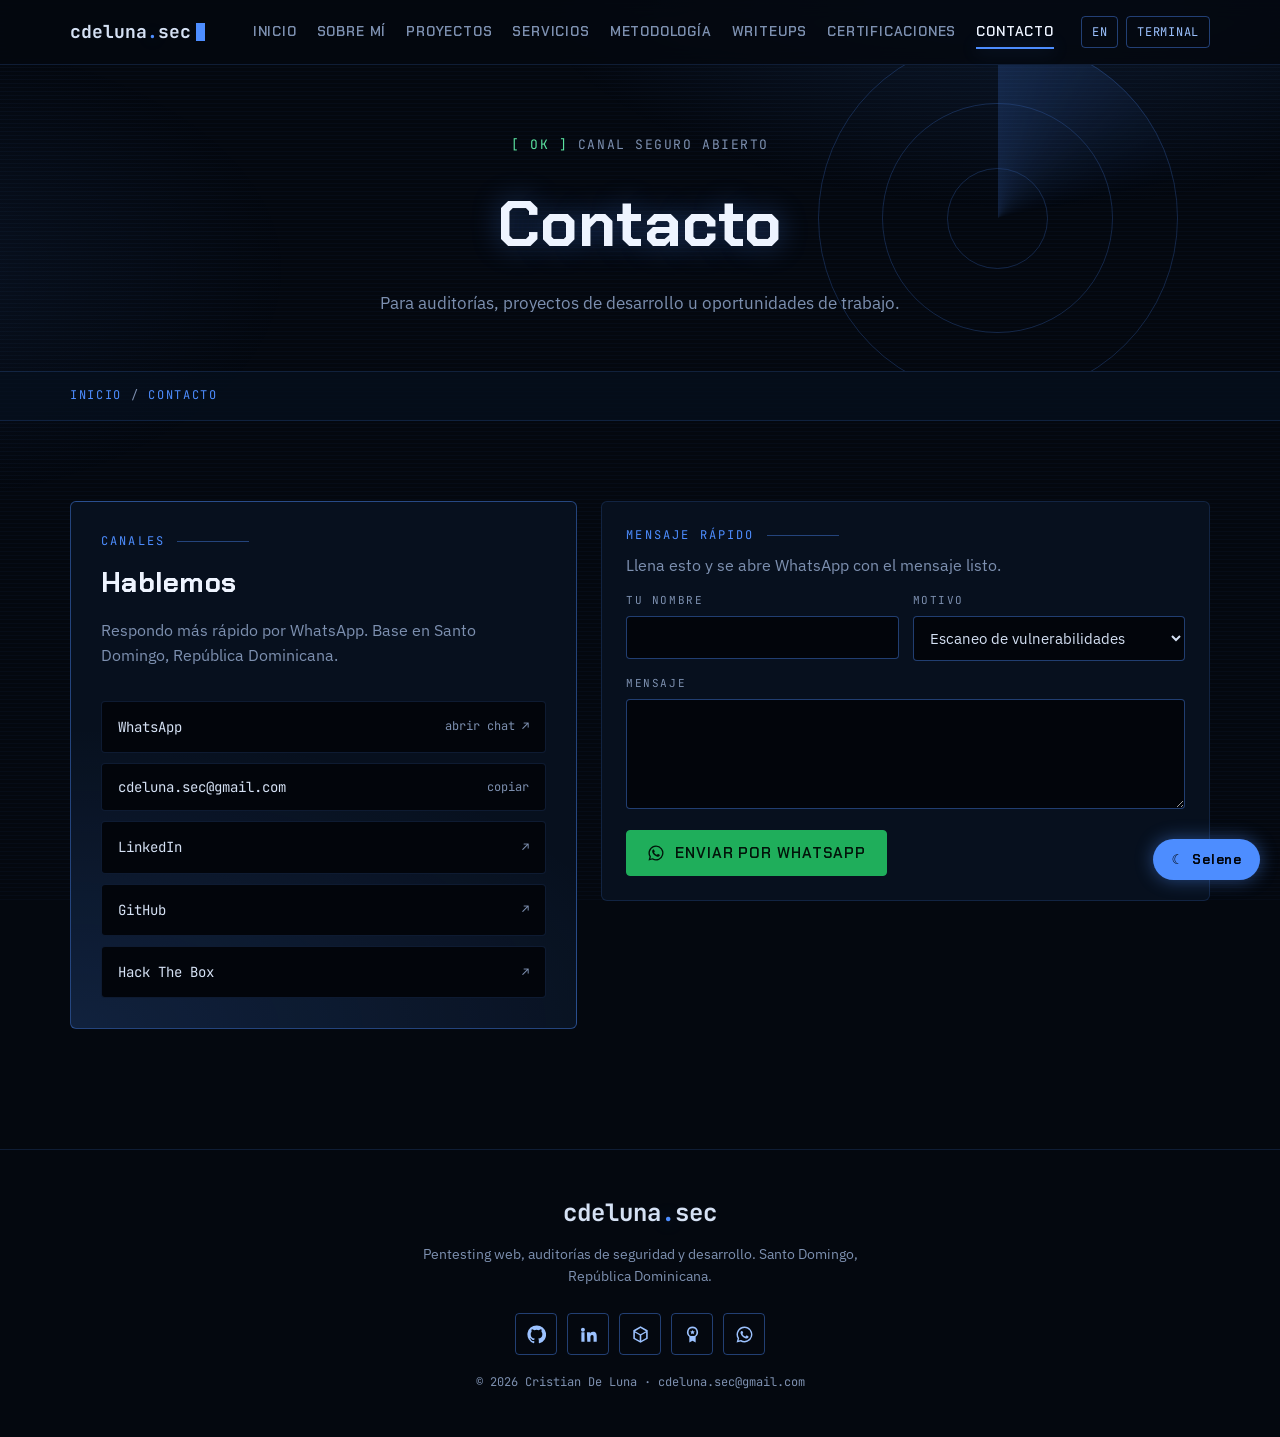
<file: contact.html>
<!doctype html>
<html lang="es" data-lang="es">
<head>
<meta charset="utf-8">
<meta name="viewport" content="width=device-width,initial-scale=1,viewport-fit=cover">
<title>Contacto · cdeluna.sec</title>
<meta name="description" content="Contacta a Cristian De Luna por WhatsApp, correo o LinkedIn.">
<meta property="og:title" content="Contacto · cdeluna.sec">
<meta property="og:description" content="Contacta a Cristian De Luna por WhatsApp, correo o LinkedIn.">
<meta name="theme-color" content="#04080f">
<link rel="icon" href="data:image/svg+xml,%3Csvg xmlns='http://www.w3.org/2000/svg' viewBox='0 0 32 32'%3E%3Crect width='32' height='32' rx='6' fill='%2304080f'/%3E%3Ctext x='5' y='22' font-family='monospace' font-size='16' font-weight='700' fill='%234d8dff'%3E%3E_%3C/text%3E%3C/svg%3E">
<script>try{document.documentElement.dataset.lang=localStorage.getItem("cdl-lang")||"es"}catch(e){document.documentElement.dataset.lang="es"}</script>
<link rel="preconnect" href="https://fonts.googleapis.com">
<link rel="preconnect" href="https://fonts.gstatic.com" crossorigin>
<link rel="stylesheet" href="https://fonts.googleapis.com/css2?family=Chakra+Petch:wght@500;600;700&family=IBM+Plex+Sans:wght@400;500;600&family=JetBrains+Mono:wght@400;500;700&display=swap">
<link rel="stylesheet" href="assets/css/style.css">
</head>
<body data-page="contact">
<header class="nav">
  <div class="wrap">
    <a class="logo" href="index.html" aria-label="cdeluna.sec">cdeluna<b>.</b>sec<span class="cur"></span></a>
    <nav class="links" id="links" aria-label="Principal"><a href="index.html" data-k="home"><span data-l="es">Inicio</span><span data-l="en">Home</span></a><a href="about.html" data-k="about"><span data-l="es">Sobre mí</span><span data-l="en">About</span></a><a href="projects.html" data-k="projects"><span data-l="es">Proyectos</span><span data-l="en">Projects</span></a><a href="services.html" data-k="services"><span data-l="es">Servicios</span><span data-l="en">Services</span></a><a href="methodology.html" data-k="methodology"><span data-l="es">Metodología</span><span data-l="en">Methodology</span></a><a href="writeups.html" data-k="writeups"><span data-l="es">Writeups</span><span data-l="en">Writeups</span></a><a href="certificates.html" data-k="certificates"><span data-l="es">Certificaciones</span><span data-l="en">Certificates</span></a><a href="contact.html" data-k="contact"><span data-l="es">Contacto</span><span data-l="en">Contact</span></a></nav>
    <div class="tools">
      <button class="btn-ghost" id="langBtn" aria-label="Cambiar idioma / Change language">EN</button>
      <button class="btn-ghost" id="tvBtn">Terminal</button>
      <button class="btn-ghost menu-btn" id="menuBtn" aria-label="Menú">☰</button>
    </div>
  </div>
</header>
<main id="top">
<section class="phero">
  <div class="radar" aria-hidden="true"><i></i><i></i><i></i><b></b></div>
  <div class="wrap">
    <div class="boot ld" style="justify-content:center;display:flex">[ OK ] <span>&nbsp;<span data-l="es">CANAL SEGURO ABIERTO</span><span data-l="en">SECURE CHANNEL OPEN</span></span></div>
    <h1 class="ld" style="animation-delay:.1s"><span class="glitch" data-l="es" data-text="Contacto">Contacto</span><span class="glitch" data-l="en" data-text="Contact">Contact</span></h1>
    <p class="sub ld" style="animation-delay:.2s"><span data-l="es">Para auditorías, proyectos de desarrollo u oportunidades de trabajo.</span><span data-l="en">For audits, development projects or job opportunities.</span></p>
    
  </div>
</section>
<div class="crumbs"><div class="wrap"><a href="index.html"><span data-l="es">Inicio</span><span data-l="en">Home</span></a> / <span><span data-l="es">Contacto</span><span data-l="en">Contact</span></span></div></div>
<section class="block">
  <div class="wrap ct-grid">
    <div class="contact rv spot" style="grid-template-columns:1fr;padding:30px">
      <div><div class="eyebrow"><span data-l="es">Canales</span><span data-l="en">Channels</span></div>
        <h2 style="font-size:28px"><span data-l="es">Hablemos</span><span data-l="en">Let's talk</span></h2>
        <p><span data-l="es">Respondo más rápido por WhatsApp. Base en Santo Domingo, República Dominicana.</span><span data-l="en">WhatsApp gets the fastest reply. Based in Santo Domingo, Dominican Republic.</span></p></div>
      <div class="chan">
        <a data-wa href="https://wa.me/18492591279" target="_blank" rel="noopener">WhatsApp <span><span data-l="es">abrir chat ↗</span><span data-l="en">open chat ↗</span></span></a>
        <button type="button" id="copyMail">cdeluna.sec@gmail.com <span id="copyLbl"><span data-l="es">copiar</span><span data-l="en">copy</span></span></button>
        <a href="https://www.linkedin.com/in/cristian-de-luna-a615993aa" target="_blank" rel="noopener">LinkedIn <span>↗</span></a>
        <a href="https://github.com/cdelunasec" target="_blank" rel="noopener">GitHub <span>↗</span></a>
        <a href="https://profile.hackthebox.com/profile/019d363d-97a9-7000-80f8-97a98ddf913b" target="_blank" rel="noopener">Hack The Box <span>↗</span></a>
      </div>
    </div>
    <form class="tform rv" id="waForm" style="margin-top:0">
      <div class="full"><div class="eyebrow"><span data-l="es">Mensaje rápido</span><span data-l="en">Quick message</span></div><p style="color:var(--muted);margin-top:8px"><span data-l="es">Llena esto y se abre WhatsApp con el mensaje listo.</span><span data-l="en">Fill this in and WhatsApp opens with the message ready.</span></p></div>
      <div><label for="wName"><span data-l="es">Tu nombre</span><span data-l="en">Your name</span></label><input id="wName" required maxlength="60"></div>
      <div><label for="wSvc"><span data-l="es">Motivo</span><span data-l="en">Reason</span></label><select id="wSvc"><option value="escaneo">Escaneo de vulnerabilidades</option><option value="auditoria-web">Auditoría de seguridad web</option><option value="pentest-web">Pentesting web autorizado</option><option value="cloud">Revisión de configuración cloud</option><option value="hardening">Hardening</option><option value="reportes">Reportes de seguridad</option><option value="desarrollo-web">Desarrollo web</option><option value="sistemas">Sistemas a medida</option><option value="empleo">Oportunidad de trabajo / Job opportunity</option><option value="otro">Otro / Other</option></select></div>
      <div class="full"><label for="wMsg"><span data-l="es">Mensaje</span><span data-l="en">Message</span></label><textarea id="wMsg" maxlength="600"></textarea></div>
      <div class="full"><button class="btn wa" type="submit"><svg viewBox="0 0 24 24"><path d="M12 2a10 10 0 0 0-8.6 15.1L2 22l5-1.3A10 10 0 1 0 12 2zm0 18.2a8.2 8.2 0 0 1-4.2-1.15l-.3-.18-3 .78.8-2.9-.2-.3A8.2 8.2 0 1 1 12 20.2zm4.5-6.1c-.25-.13-1.47-.73-1.7-.81-.23-.08-.4-.13-.56.12-.17.25-.64.81-.79.98-.14.17-.29.19-.54.06a6.7 6.7 0 0 1-3.34-2.92c-.25-.43.25-.4.72-1.33.08-.17.04-.31-.02-.44-.06-.12-.56-1.35-.77-1.85-.2-.48-.41-.42-.56-.42h-.48c-.17 0-.44.06-.67.31-.23.25-.88.86-.88 2.1s.9 2.43 1.02 2.6c.13.17 1.77 2.7 4.29 3.79 1.6.69 2.22.75 3.02.63.49-.07 1.47-.6 1.68-1.18.21-.58.21-1.08.15-1.18-.06-.1-.23-.17-.48-.29z"/></svg> <span data-l="es">Enviar por WhatsApp</span><span data-l="en">Send via WhatsApp</span></button></div>
    </form>
  </div>
</section>
</main>
<footer>
  <div class="logo">cdeluna<b>.</b>sec</div>
  <p><span data-l="es">Pentesting web, auditorías de seguridad y desarrollo. Santo Domingo, República Dominicana.</span><span data-l="en">Web pentesting, security audits and development. Santo Domingo, Dominican Republic.</span></p>
  <div class="socials"><a href="https://github.com/cdelunasec" target="_blank" rel="noopener" aria-label="GitHub" title="GitHub"><svg viewBox="0 0 24 24"><path d="M12 .5a11.5 11.5 0 0 0-3.64 22.41c.58.1.79-.25.79-.56v-2c-3.2.7-3.88-1.36-3.88-1.36-.52-1.33-1.28-1.69-1.28-1.69-1.05-.71.08-.7.08-.7 1.16.08 1.77 1.19 1.77 1.19 1.03 1.77 2.7 1.26 3.36.96.1-.75.4-1.26.73-1.55-2.55-.29-5.24-1.28-5.24-5.69 0-1.26.45-2.29 1.19-3.1-.12-.29-.52-1.46.11-3.05 0 0 .97-.31 3.17 1.18a11 11 0 0 1 5.77 0c2.2-1.49 3.17-1.18 3.17-1.18.63 1.59.23 2.76.11 3.05.74.81 1.19 1.84 1.19 3.1 0 4.42-2.7 5.39-5.26 5.68.41.36.78 1.06.78 2.14v3.17c0 .31.21.67.8.56A11.5 11.5 0 0 0 12 .5z"/></svg></a><a href="https://www.linkedin.com/in/cristian-de-luna-a615993aa" target="_blank" rel="noopener" aria-label="LinkedIn" title="LinkedIn"><svg viewBox="0 0 24 24"><path d="M4.98 3.5a2.5 2.5 0 1 1 0 5 2.5 2.5 0 0 1 0-5zM3 9h4v12H3zm7 0h3.8v1.7h.05c.53-1 1.83-2.05 3.77-2.05 4.03 0 4.78 2.65 4.78 6.1V21h-4v-5.5c0-1.31-.02-3-1.83-3-1.83 0-2.11 1.43-2.11 2.9V21h-4z"/></svg></a><a href="https://profile.hackthebox.com/profile/019d363d-97a9-7000-80f8-97a98ddf913b" target="_blank" rel="noopener" aria-label="Hack The Box" title="Hack The Box"><svg viewBox="0 0 24 24"><path d="M12 1.5 2.9 6.75v10.5L12 22.5l9.1-5.25V6.75zm0 2.3 6.9 3.98L12 11.76 5.1 7.78zM4.9 9.5l6.1 3.52v7.03l-6.1-3.52zm8.1 10.55v-7.03l6.1-3.52v7.03z"/></svg></a><a href="https://www.credly.com/users/cristian-de-luna.58042586" target="_blank" rel="noopener" aria-label="Credly" title="Credly"><svg viewBox="0 0 24 24"><path d="M12 2a7 7 0 0 0-4 12.74V22l4-2 4 2v-7.26A7 7 0 0 0 12 2zm0 2a5 5 0 1 1 0 10 5 5 0 0 1 0-10zm0 2.2-.9 1.83-2 .3 1.45 1.41-.34 2 1.79-.94 1.79.94-.34-2 1.45-1.41-2-.3z"/></svg></a><a href="https://wa.me/18492591279" target="_blank" rel="noopener" aria-label="WhatsApp" title="WhatsApp" data-wa><svg viewBox="0 0 24 24"><path d="M12 2a10 10 0 0 0-8.6 15.1L2 22l5-1.3A10 10 0 1 0 12 2zm0 18.2a8.2 8.2 0 0 1-4.2-1.15l-.3-.18-3 .78.8-2.9-.2-.3A8.2 8.2 0 1 1 12 20.2zm4.5-6.1c-.25-.13-1.47-.73-1.7-.81-.23-.08-.4-.13-.56.12-.17.25-.64.81-.79.98-.14.17-.29.19-.54.06a6.7 6.7 0 0 1-3.34-2.92c-.25-.43.25-.4.72-1.33.08-.17.04-.31-.02-.44-.06-.12-.56-1.35-.77-1.85-.2-.48-.41-.42-.56-.42h-.48c-.17 0-.44.06-.67.31-.23.25-.88.86-.88 2.1s.9 2.43 1.02 2.6c.13.17 1.77 2.7 4.29 3.79 1.6.69 2.22.75 3.02.63.49-.07 1.47-.6 1.68-1.18.21-.58.21-1.08.15-1.18-.06-.1-.23-.17-.48-.29z"/></svg></a></div>
  <div class="sm">© 2026 Cristian De Luna · cdeluna.sec@gmail.com</div>
</footer>
<button class="bot-btn" id="botBtn" aria-label="Selene"><span>☾</span> Selene</button>
<div class="bot" id="bot" hidden>
  <header><div>Selene<small><span data-l="es">ASISTENTE DEL PORTAFOLIO</span><span data-l="en">PORTFOLIO ASSISTANT</span></small></div><button id="botX" aria-label="Cerrar">×</button></header>
  <div class="msgs" id="botMsgs"></div>
  <div class="chips" id="botChips"></div>
</div>
<div class="tboot" id="tboot" hidden></div>
<div class="tdock" id="tdock" hidden>
  <div class="grip" id="grip" title="Arrastra para cambiar el ancho"></div>
  <div class="t-head"><i></i><i></i><i></i><span>deluna@kali: ~/portfolio</span><b>● LIVE</b></div>
  <div class="t-out" id="tOut"></div>
  <div class="t-in"><span class="pl">┌──(deluna㉿kali)-[~/portfolio]</span><div class="row"><span class="pl">└─$</span><input id="tIn" autocomplete="off" spellcheck="false" aria-label="Comando" placeholder="type: help"></div></div>
</div>
<script src="assets/js/main.js"></script>
<script src="assets/js/contact.js"></script>
</body>
</html>
</file>
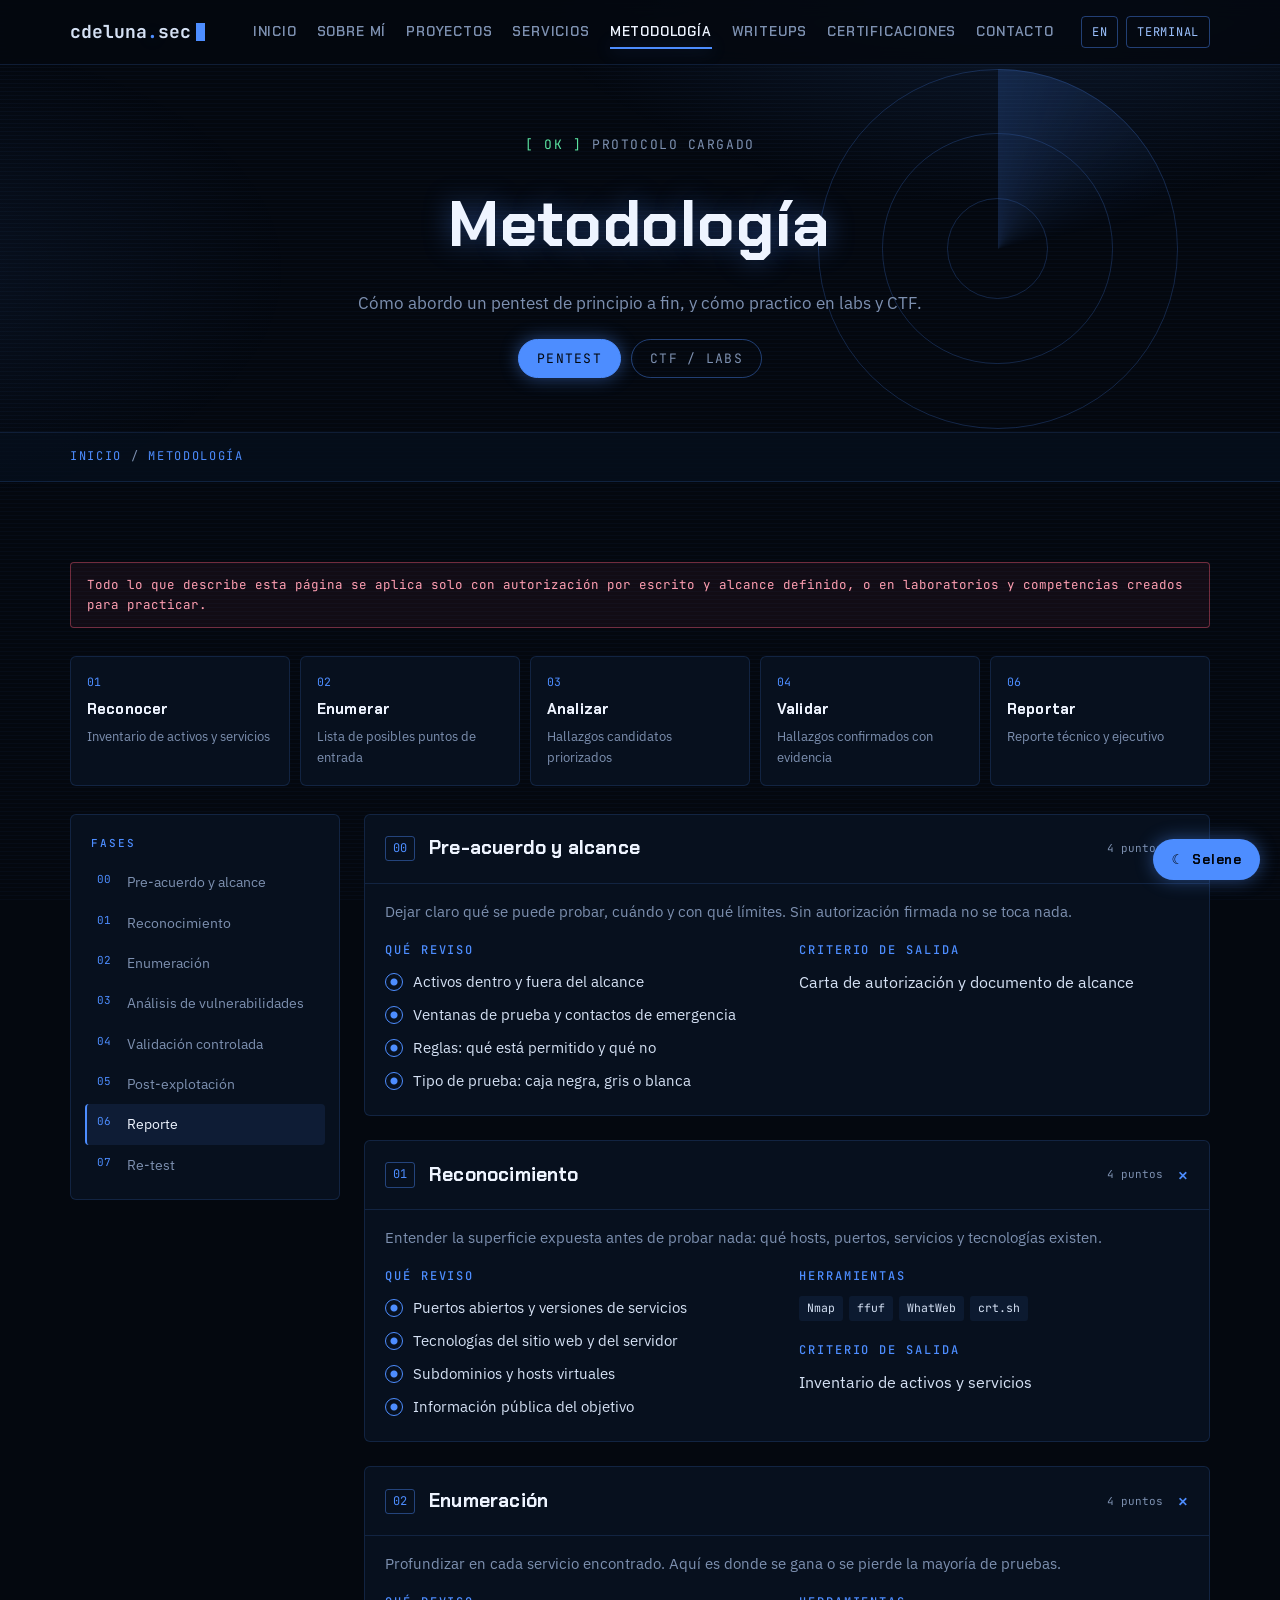
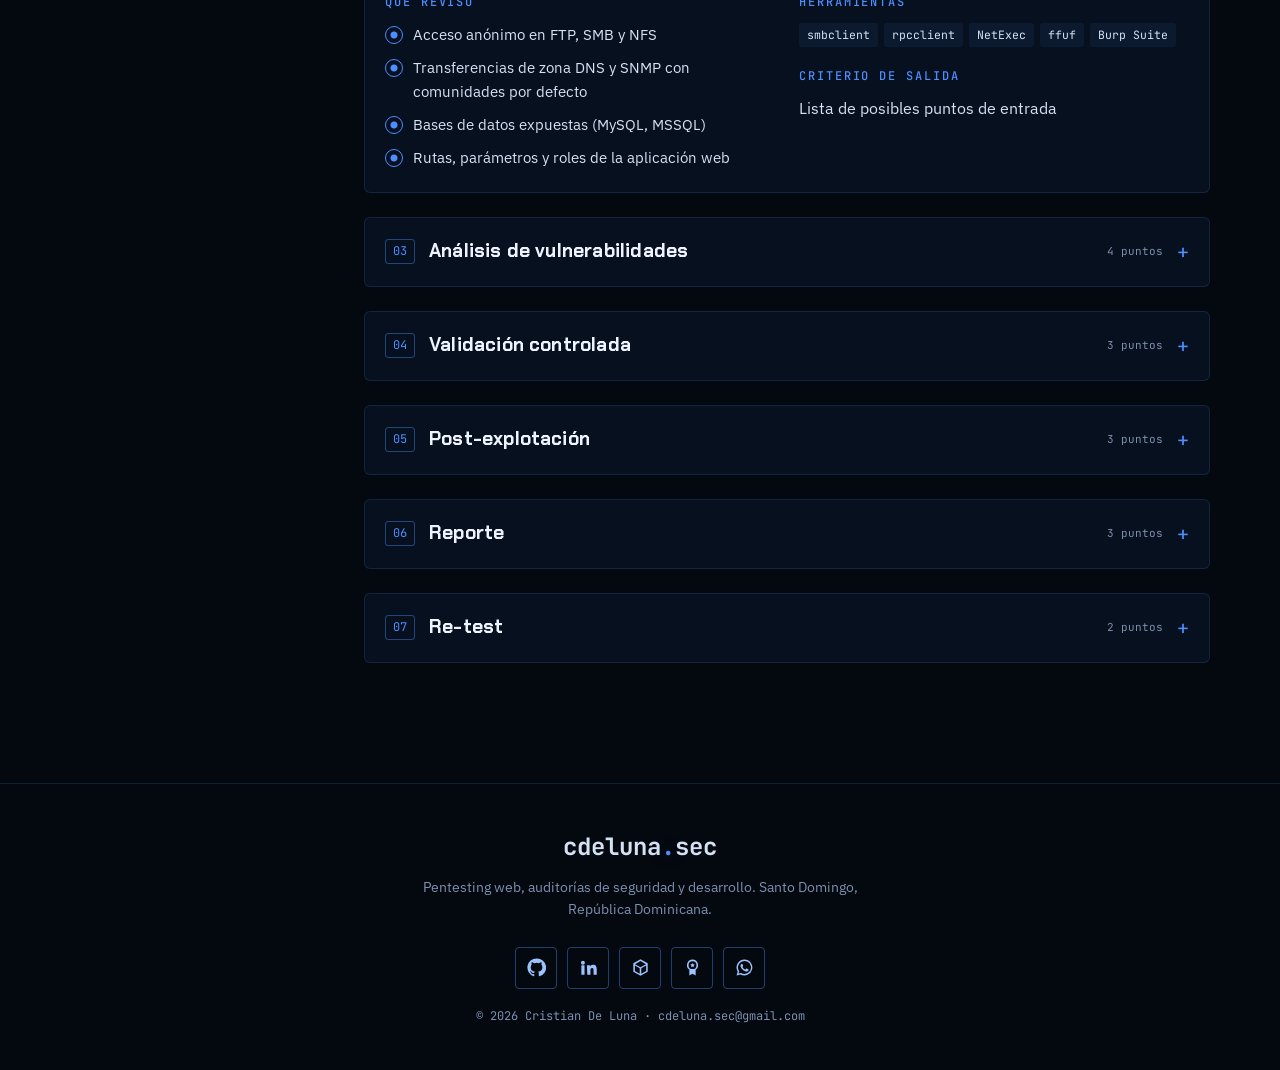
<file: methodology.html>
<!doctype html>
<html lang="es" data-lang="es">
<head>
<meta charset="utf-8">
<meta name="viewport" content="width=device-width,initial-scale=1,viewport-fit=cover">
<title>Metodología · cdeluna.sec</title>
<meta name="description" content="La metodología de pentesting de Cristian De Luna, fase por fase.">
<meta property="og:title" content="Metodología · cdeluna.sec">
<meta property="og:description" content="La metodología de pentesting de Cristian De Luna, fase por fase.">
<meta name="theme-color" content="#04080f">
<link rel="icon" href="data:image/svg+xml,%3Csvg xmlns='http://www.w3.org/2000/svg' viewBox='0 0 32 32'%3E%3Crect width='32' height='32' rx='6' fill='%2304080f'/%3E%3Ctext x='5' y='22' font-family='monospace' font-size='16' font-weight='700' fill='%234d8dff'%3E%3E_%3C/text%3E%3C/svg%3E">
<script>try{document.documentElement.dataset.lang=localStorage.getItem("cdl-lang")||"es"}catch(e){document.documentElement.dataset.lang="es"}</script>
<link rel="preconnect" href="https://fonts.googleapis.com">
<link rel="preconnect" href="https://fonts.gstatic.com" crossorigin>
<link rel="stylesheet" href="https://fonts.googleapis.com/css2?family=Chakra+Petch:wght@500;600;700&family=IBM+Plex+Sans:wght@400;500;600&family=JetBrains+Mono:wght@400;500;700&display=swap">
<link rel="stylesheet" href="assets/css/style.css">
</head>
<body data-page="methodology">
<header class="nav">
  <div class="wrap">
    <a class="logo" href="index.html" aria-label="cdeluna.sec">cdeluna<b>.</b>sec<span class="cur"></span></a>
    <nav class="links" id="links" aria-label="Principal"><a href="index.html" data-k="home"><span data-l="es">Inicio</span><span data-l="en">Home</span></a><a href="about.html" data-k="about"><span data-l="es">Sobre mí</span><span data-l="en">About</span></a><a href="projects.html" data-k="projects"><span data-l="es">Proyectos</span><span data-l="en">Projects</span></a><a href="services.html" data-k="services"><span data-l="es">Servicios</span><span data-l="en">Services</span></a><a href="methodology.html" data-k="methodology"><span data-l="es">Metodología</span><span data-l="en">Methodology</span></a><a href="writeups.html" data-k="writeups"><span data-l="es">Writeups</span><span data-l="en">Writeups</span></a><a href="certificates.html" data-k="certificates"><span data-l="es">Certificaciones</span><span data-l="en">Certificates</span></a><a href="contact.html" data-k="contact"><span data-l="es">Contacto</span><span data-l="en">Contact</span></a></nav>
    <div class="tools">
      <button class="btn-ghost" id="langBtn" aria-label="Cambiar idioma / Change language">EN</button>
      <button class="btn-ghost" id="tvBtn">Terminal</button>
      <button class="btn-ghost menu-btn" id="menuBtn" aria-label="Menú">☰</button>
    </div>
  </div>
</header>
<main id="top">
<section class="phero">
  <div class="radar" aria-hidden="true"><i></i><i></i><i></i><b></b></div>
  <div class="wrap">
    <div class="boot ld" style="justify-content:center;display:flex">[ OK ] <span>&nbsp;<span data-l="es">PROTOCOLO CARGADO</span><span data-l="en">PROTOCOL LOADED</span></span></div>
    <h1 class="ld" style="animation-delay:.1s"><span class="glitch" data-l="es" data-text="Metodología">Metodología</span><span class="glitch" data-l="en" data-text="Methodology">Methodology</span></h1>
    <p class="sub ld" style="animation-delay:.2s"><span data-l="es">Cómo abordo un pentest de principio a fin, y cómo practico en labs y CTF.</span><span data-l="en">How I approach a pentest from start to finish, and how I practice in labs and CTFs.</span></p>
    <div class="mode" id="mode"><button data-m="pentest" class="on">Pentest</button><button data-m="ctf">CTF / Labs</button></div>
  </div>
</section>
<div class="crumbs"><div class="wrap"><a href="index.html"><span data-l="es">Inicio</span><span data-l="en">Home</span></a> / <span><span data-l="es">Metodología</span><span data-l="en">Methodology</span></span></div></div>
<section class="block">
  <div class="wrap" id="mRoot"></div>
</section>
</main>
<footer>
  <div class="logo">cdeluna<b>.</b>sec</div>
  <p><span data-l="es">Pentesting web, auditorías de seguridad y desarrollo. Santo Domingo, República Dominicana.</span><span data-l="en">Web pentesting, security audits and development. Santo Domingo, Dominican Republic.</span></p>
  <div class="socials"><a href="https://github.com/cdelunasec" target="_blank" rel="noopener" aria-label="GitHub" title="GitHub"><svg viewBox="0 0 24 24"><path d="M12 .5a11.5 11.5 0 0 0-3.64 22.41c.58.1.79-.25.79-.56v-2c-3.2.7-3.88-1.36-3.88-1.36-.52-1.33-1.28-1.69-1.28-1.69-1.05-.71.08-.7.08-.7 1.16.08 1.77 1.19 1.77 1.19 1.03 1.77 2.7 1.26 3.36.96.1-.75.4-1.26.73-1.55-2.55-.29-5.24-1.28-5.24-5.69 0-1.26.45-2.29 1.19-3.1-.12-.29-.52-1.46.11-3.05 0 0 .97-.31 3.17 1.18a11 11 0 0 1 5.77 0c2.2-1.49 3.17-1.18 3.17-1.18.63 1.59.23 2.76.11 3.05.74.81 1.19 1.84 1.19 3.1 0 4.42-2.7 5.39-5.26 5.68.41.36.78 1.06.78 2.14v3.17c0 .31.21.67.8.56A11.5 11.5 0 0 0 12 .5z"/></svg></a><a href="https://www.linkedin.com/in/cristian-de-luna-a615993aa" target="_blank" rel="noopener" aria-label="LinkedIn" title="LinkedIn"><svg viewBox="0 0 24 24"><path d="M4.98 3.5a2.5 2.5 0 1 1 0 5 2.5 2.5 0 0 1 0-5zM3 9h4v12H3zm7 0h3.8v1.7h.05c.53-1 1.83-2.05 3.77-2.05 4.03 0 4.78 2.65 4.78 6.1V21h-4v-5.5c0-1.31-.02-3-1.83-3-1.83 0-2.11 1.43-2.11 2.9V21h-4z"/></svg></a><a href="https://profile.hackthebox.com/profile/019d363d-97a9-7000-80f8-97a98ddf913b" target="_blank" rel="noopener" aria-label="Hack The Box" title="Hack The Box"><svg viewBox="0 0 24 24"><path d="M12 1.5 2.9 6.75v10.5L12 22.5l9.1-5.25V6.75zm0 2.3 6.9 3.98L12 11.76 5.1 7.78zM4.9 9.5l6.1 3.52v7.03l-6.1-3.52zm8.1 10.55v-7.03l6.1-3.52v7.03z"/></svg></a><a href="https://www.credly.com/users/cristian-de-luna.58042586" target="_blank" rel="noopener" aria-label="Credly" title="Credly"><svg viewBox="0 0 24 24"><path d="M12 2a7 7 0 0 0-4 12.74V22l4-2 4 2v-7.26A7 7 0 0 0 12 2zm0 2a5 5 0 1 1 0 10 5 5 0 0 1 0-10zm0 2.2-.9 1.83-2 .3 1.45 1.41-.34 2 1.79-.94 1.79.94-.34-2 1.45-1.41-2-.3z"/></svg></a><a href="https://wa.me/18492591279" target="_blank" rel="noopener" aria-label="WhatsApp" title="WhatsApp" data-wa><svg viewBox="0 0 24 24"><path d="M12 2a10 10 0 0 0-8.6 15.1L2 22l5-1.3A10 10 0 1 0 12 2zm0 18.2a8.2 8.2 0 0 1-4.2-1.15l-.3-.18-3 .78.8-2.9-.2-.3A8.2 8.2 0 1 1 12 20.2zm4.5-6.1c-.25-.13-1.47-.73-1.7-.81-.23-.08-.4-.13-.56.12-.17.25-.64.81-.79.98-.14.17-.29.19-.54.06a6.7 6.7 0 0 1-3.34-2.92c-.25-.43.25-.4.72-1.33.08-.17.04-.31-.02-.44-.06-.12-.56-1.35-.77-1.85-.2-.48-.41-.42-.56-.42h-.48c-.17 0-.44.06-.67.31-.23.25-.88.86-.88 2.1s.9 2.43 1.02 2.6c.13.17 1.77 2.7 4.29 3.79 1.6.69 2.22.75 3.02.63.49-.07 1.47-.6 1.68-1.18.21-.58.21-1.08.15-1.18-.06-.1-.23-.17-.48-.29z"/></svg></a></div>
  <div class="sm">© 2026 Cristian De Luna · cdeluna.sec@gmail.com</div>
</footer>
<button class="bot-btn" id="botBtn" aria-label="Selene"><span>☾</span> Selene</button>
<div class="bot" id="bot" hidden>
  <header><div>Selene<small><span data-l="es">ASISTENTE DEL PORTAFOLIO</span><span data-l="en">PORTFOLIO ASSISTANT</span></small></div><button id="botX" aria-label="Cerrar">×</button></header>
  <div class="msgs" id="botMsgs"></div>
  <div class="chips" id="botChips"></div>
</div>
<div class="tboot" id="tboot" hidden></div>
<div class="tdock" id="tdock" hidden>
  <div class="grip" id="grip" title="Arrastra para cambiar el ancho"></div>
  <div class="t-head"><i></i><i></i><i></i><span>deluna@kali: ~/portfolio</span><b>● LIVE</b></div>
  <div class="t-out" id="tOut"></div>
  <div class="t-in"><span class="pl">┌──(deluna㉿kali)-[~/portfolio]</span><div class="row"><span class="pl">└─$</span><input id="tIn" autocomplete="off" spellcheck="false" aria-label="Comando" placeholder="type: help"></div></div>
</div>
<script src="assets/js/main.js"></script>
<script src="assets/js/methodology.js"></script>
</body>
</html>
</file>
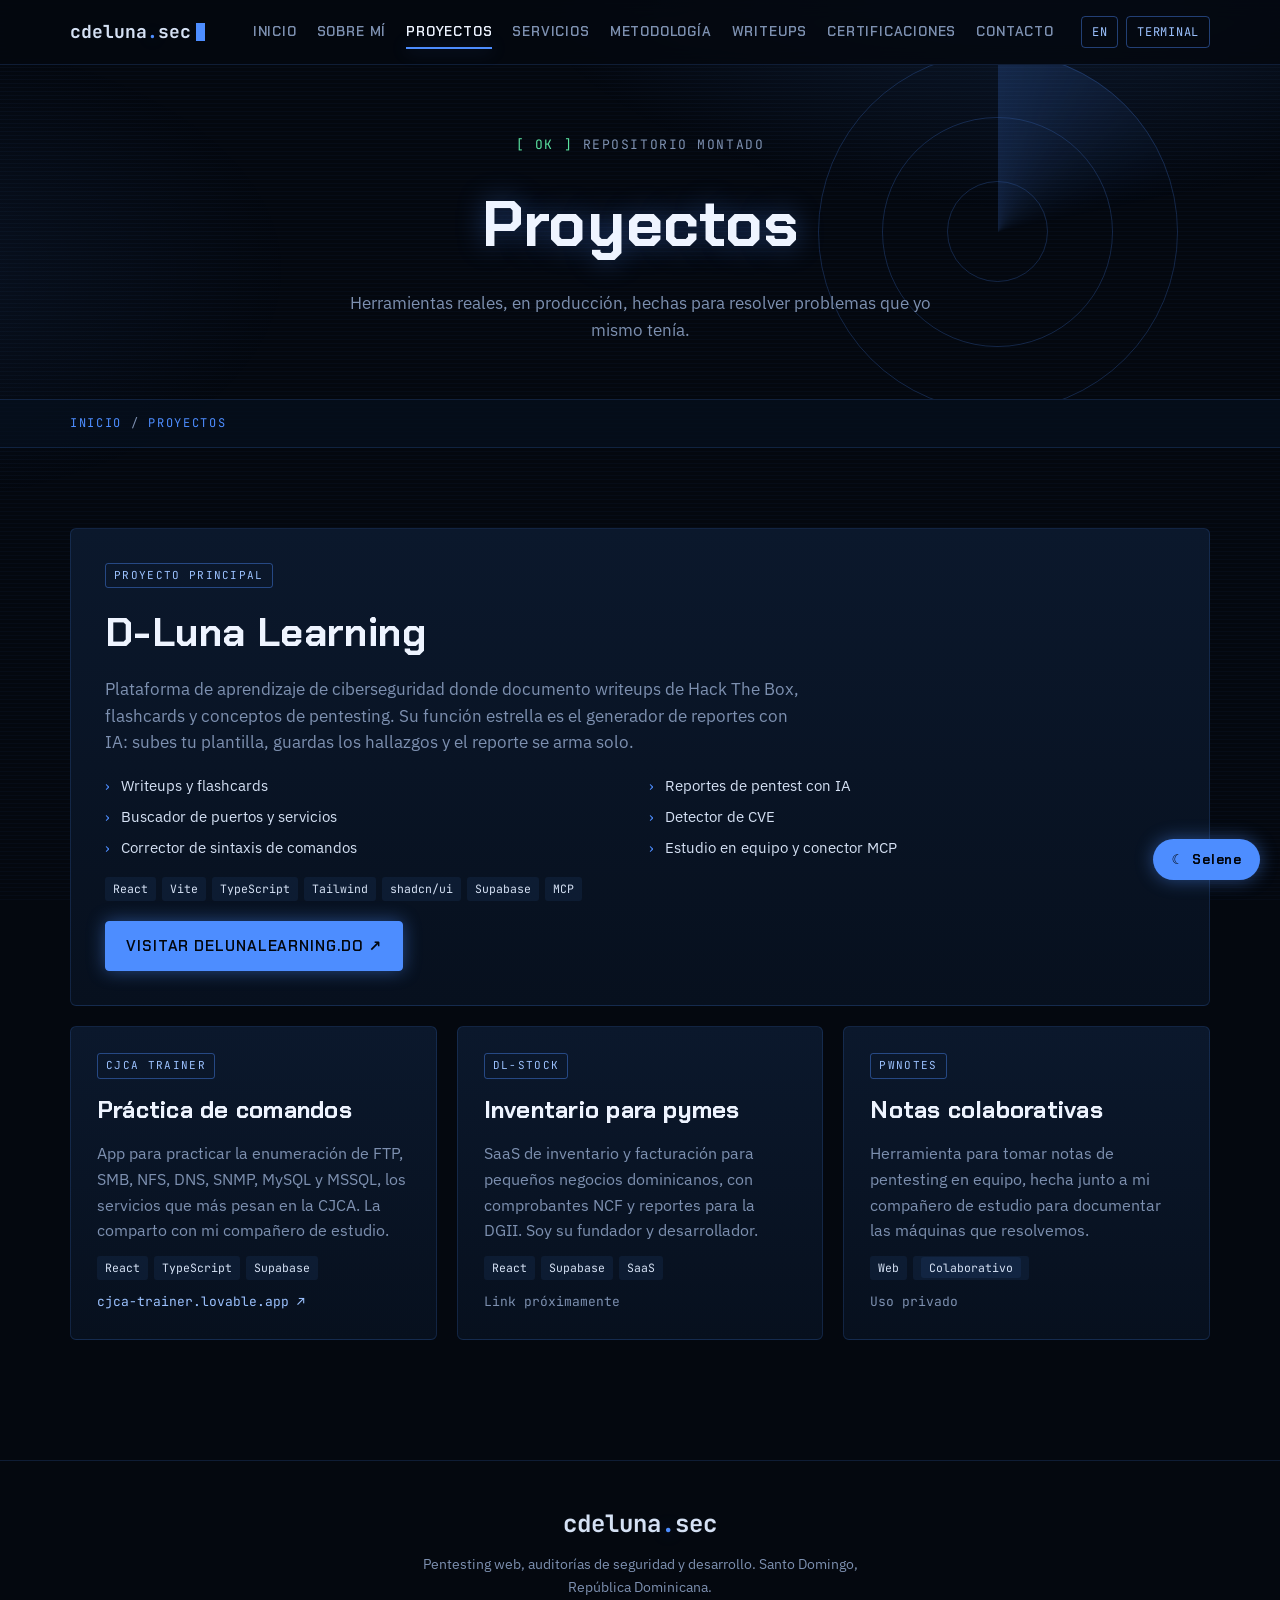
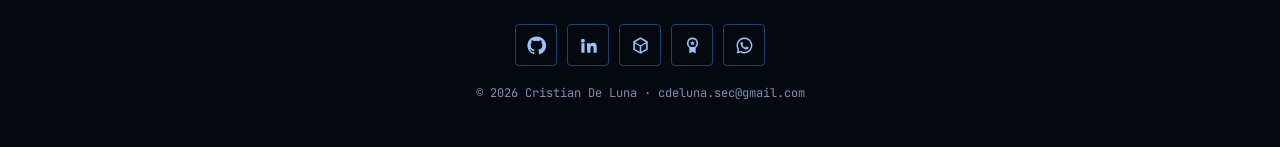
<file: projects.html>
<!doctype html>
<html lang="es" data-lang="es">
<head>
<meta charset="utf-8">
<meta name="viewport" content="width=device-width,initial-scale=1,viewport-fit=cover">
<title>Proyectos · cdeluna.sec</title>
<meta name="description" content="Proyectos de Cristian De Luna: D-Luna Learning, CJCA Trainer, DL-Stock y PWNotes.">
<meta property="og:title" content="Proyectos · cdeluna.sec">
<meta property="og:description" content="Proyectos de Cristian De Luna: D-Luna Learning, CJCA Trainer, DL-Stock y PWNotes.">
<meta name="theme-color" content="#04080f">
<link rel="icon" href="data:image/svg+xml,%3Csvg xmlns='http://www.w3.org/2000/svg' viewBox='0 0 32 32'%3E%3Crect width='32' height='32' rx='6' fill='%2304080f'/%3E%3Ctext x='5' y='22' font-family='monospace' font-size='16' font-weight='700' fill='%234d8dff'%3E%3E_%3C/text%3E%3C/svg%3E">
<script>try{document.documentElement.dataset.lang=localStorage.getItem("cdl-lang")||"es"}catch(e){document.documentElement.dataset.lang="es"}</script>
<link rel="preconnect" href="https://fonts.googleapis.com">
<link rel="preconnect" href="https://fonts.gstatic.com" crossorigin>
<link rel="stylesheet" href="https://fonts.googleapis.com/css2?family=Chakra+Petch:wght@500;600;700&family=IBM+Plex+Sans:wght@400;500;600&family=JetBrains+Mono:wght@400;500;700&display=swap">
<link rel="stylesheet" href="assets/css/style.css">
</head>
<body data-page="projects">
<header class="nav">
  <div class="wrap">
    <a class="logo" href="index.html" aria-label="cdeluna.sec">cdeluna<b>.</b>sec<span class="cur"></span></a>
    <nav class="links" id="links" aria-label="Principal"><a href="index.html" data-k="home"><span data-l="es">Inicio</span><span data-l="en">Home</span></a><a href="about.html" data-k="about"><span data-l="es">Sobre mí</span><span data-l="en">About</span></a><a href="projects.html" data-k="projects"><span data-l="es">Proyectos</span><span data-l="en">Projects</span></a><a href="services.html" data-k="services"><span data-l="es">Servicios</span><span data-l="en">Services</span></a><a href="methodology.html" data-k="methodology"><span data-l="es">Metodología</span><span data-l="en">Methodology</span></a><a href="writeups.html" data-k="writeups"><span data-l="es">Writeups</span><span data-l="en">Writeups</span></a><a href="certificates.html" data-k="certificates"><span data-l="es">Certificaciones</span><span data-l="en">Certificates</span></a><a href="contact.html" data-k="contact"><span data-l="es">Contacto</span><span data-l="en">Contact</span></a></nav>
    <div class="tools">
      <button class="btn-ghost" id="langBtn" aria-label="Cambiar idioma / Change language">EN</button>
      <button class="btn-ghost" id="tvBtn">Terminal</button>
      <button class="btn-ghost menu-btn" id="menuBtn" aria-label="Menú">☰</button>
    </div>
  </div>
</header>
<main id="top">
<section class="phero">
  <div class="radar" aria-hidden="true"><i></i><i></i><i></i><b></b></div>
  <div class="wrap">
    <div class="boot ld" style="justify-content:center;display:flex">[ OK ] <span>&nbsp;<span data-l="es">REPOSITORIO MONTADO</span><span data-l="en">REPOSITORY MOUNTED</span></span></div>
    <h1 class="ld" style="animation-delay:.1s"><span class="glitch" data-l="es" data-text="Proyectos">Proyectos</span><span class="glitch" data-l="en" data-text="Projects">Projects</span></h1>
    <p class="sub ld" style="animation-delay:.2s"><span data-l="es">Herramientas reales, en producción, hechas para resolver problemas que yo mismo tenía.</span><span data-l="en">Real tools in production, built to solve problems I had myself.</span></p>
    
  </div>
</section>
<div class="crumbs"><div class="wrap"><a href="index.html"><span data-l="es">Inicio</span><span data-l="en">Home</span></a> / <span><span data-l="es">Proyectos</span><span data-l="en">Projects</span></span></div></div>
<section class="block">
  <div class="wrap">
    <article class="card main rv spot sweep" style="padding:34px">
      <span class="badge"><span data-l="es">Proyecto principal</span><span data-l="en">Main project</span></span>
      <h3 style="font-size:clamp(28px,4vw,40px)">D-Luna Learning</h3>
      <p style="max-width:70ch;font-size:16.5px"><span data-l="es">Plataforma de aprendizaje de ciberseguridad donde documento writeups de Hack The Box, flashcards y conceptos de pentesting. Su función estrella es el generador de reportes con IA: subes tu plantilla, guardas los hallazgos y el reporte se arma solo.</span><span data-l="en">Cybersecurity learning platform where I document Hack The Box writeups, flashcards and pentesting concepts. Its standout feature is the AI report builder: upload your template, save your findings and the report writes itself.</span></p>
      <ul class="feat">
        <li><span data-l="es">Writeups y flashcards</span><span data-l="en">Writeups and flashcards</span></li><li><span data-l="es">Reportes de pentest con IA</span><span data-l="en">AI pentest reports</span></li>
        <li><span data-l="es">Buscador de puertos y servicios</span><span data-l="en">Port and service lookup</span></li><li><span data-l="es">Detector de CVE</span><span data-l="en">CVE detector</span></li>
        <li><span data-l="es">Corrector de sintaxis de comandos</span><span data-l="en">Command syntax checker</span></li><li><span data-l="es">Estudio en equipo y conector MCP</span><span data-l="en">Team study and MCP connector</span></li>
      </ul>
      <div class="stack"><span>React</span><span>Vite</span><span>TypeScript</span><span>Tailwind</span><span>shadcn/ui</span><span>Supabase</span><span>MCP</span></div>
      <a class="btn primary mag" style="align-self:flex-start;margin-top:8px" href="https://delunalearning.do" target="_blank" rel="noopener"><span data-l="es">Visitar delunalearning.do ↗</span><span data-l="en">Visit delunalearning.do ↗</span></a>
    </article>
    <div class="proj-grid">
      <article class="card rv spot"><span class="badge">CJCA Trainer</span><h3><span data-l="es">Práctica de comandos</span><span data-l="en">Command practice</span></h3>
        <p><span data-l="es">App para practicar la enumeración de FTP, SMB, NFS, DNS, SNMP, MySQL y MSSQL, los servicios que más pesan en la CJCA. La comparto con mi compañero de estudio.</span><span data-l="en">App to practice enumerating FTP, SMB, NFS, DNS, SNMP, MySQL and MSSQL, the services that matter most on the CJCA. I share it with my study partner.</span></p>
        <div class="stack"><span>React</span><span>TypeScript</span><span>Supabase</span></div>
        <a class="go" href="https://cjca-trainer.lovable.app/" target="_blank" rel="noopener">cjca-trainer.lovable.app ↗</a></article>
      <article class="card rv spot"><span class="badge">DL-Stock</span><h3><span data-l="es">Inventario para pymes</span><span data-l="en">Inventory for SMBs</span></h3>
        <p><span data-l="es">SaaS de inventario y facturación para pequeños negocios dominicanos, con comprobantes NCF y reportes para la DGII. Soy su fundador y desarrollador.</span><span data-l="en">Inventory and invoicing SaaS for small Dominican businesses, with NCF receipts and DGII reports. I'm its founder and developer.</span></p>
        <div class="stack"><span>React</span><span>Supabase</span><span>SaaS</span></div>
        <span class="go off"><span data-l="es">Link próximamente</span><span data-l="en">Link coming soon</span></span></article>
      <article class="card rv spot"><span class="badge">PWNotes</span><h3><span data-l="es">Notas colaborativas</span><span data-l="en">Collaborative notes</span></h3>
        <p><span data-l="es">Herramienta para tomar notas de pentesting en equipo, hecha junto a mi compañero de estudio para documentar las máquinas que resolvemos.</span><span data-l="en">Team note-taking tool for pentesting, built with my study partner to document the machines we solve.</span></p>
        <div class="stack"><span>Web</span><span><span data-l="es">Colaborativo</span><span data-l="en">Collaborative</span></span></div>
        <span class="go off"><span data-l="es">Uso privado</span><span data-l="en">Private use</span></span></article>
    </div>
  </div>
</section>
</main>
<footer>
  <div class="logo">cdeluna<b>.</b>sec</div>
  <p><span data-l="es">Pentesting web, auditorías de seguridad y desarrollo. Santo Domingo, República Dominicana.</span><span data-l="en">Web pentesting, security audits and development. Santo Domingo, Dominican Republic.</span></p>
  <div class="socials"><a href="https://github.com/cdelunasec" target="_blank" rel="noopener" aria-label="GitHub" title="GitHub"><svg viewBox="0 0 24 24"><path d="M12 .5a11.5 11.5 0 0 0-3.64 22.41c.58.1.79-.25.79-.56v-2c-3.2.7-3.88-1.36-3.88-1.36-.52-1.33-1.28-1.69-1.28-1.69-1.05-.71.08-.7.08-.7 1.16.08 1.77 1.19 1.77 1.19 1.03 1.77 2.7 1.26 3.36.96.1-.75.4-1.26.73-1.55-2.55-.29-5.24-1.28-5.24-5.69 0-1.26.45-2.29 1.19-3.1-.12-.29-.52-1.46.11-3.05 0 0 .97-.31 3.17 1.18a11 11 0 0 1 5.77 0c2.2-1.49 3.17-1.18 3.17-1.18.63 1.59.23 2.76.11 3.05.74.81 1.19 1.84 1.19 3.1 0 4.42-2.7 5.39-5.26 5.68.41.36.78 1.06.78 2.14v3.17c0 .31.21.67.8.56A11.5 11.5 0 0 0 12 .5z"/></svg></a><a href="https://www.linkedin.com/in/cristian-de-luna-a615993aa" target="_blank" rel="noopener" aria-label="LinkedIn" title="LinkedIn"><svg viewBox="0 0 24 24"><path d="M4.98 3.5a2.5 2.5 0 1 1 0 5 2.5 2.5 0 0 1 0-5zM3 9h4v12H3zm7 0h3.8v1.7h.05c.53-1 1.83-2.05 3.77-2.05 4.03 0 4.78 2.65 4.78 6.1V21h-4v-5.5c0-1.31-.02-3-1.83-3-1.83 0-2.11 1.43-2.11 2.9V21h-4z"/></svg></a><a href="https://profile.hackthebox.com/profile/019d363d-97a9-7000-80f8-97a98ddf913b" target="_blank" rel="noopener" aria-label="Hack The Box" title="Hack The Box"><svg viewBox="0 0 24 24"><path d="M12 1.5 2.9 6.75v10.5L12 22.5l9.1-5.25V6.75zm0 2.3 6.9 3.98L12 11.76 5.1 7.78zM4.9 9.5l6.1 3.52v7.03l-6.1-3.52zm8.1 10.55v-7.03l6.1-3.52v7.03z"/></svg></a><a href="https://www.credly.com/users/cristian-de-luna.58042586" target="_blank" rel="noopener" aria-label="Credly" title="Credly"><svg viewBox="0 0 24 24"><path d="M12 2a7 7 0 0 0-4 12.74V22l4-2 4 2v-7.26A7 7 0 0 0 12 2zm0 2a5 5 0 1 1 0 10 5 5 0 0 1 0-10zm0 2.2-.9 1.83-2 .3 1.45 1.41-.34 2 1.79-.94 1.79.94-.34-2 1.45-1.41-2-.3z"/></svg></a><a href="https://wa.me/18492591279" target="_blank" rel="noopener" aria-label="WhatsApp" title="WhatsApp" data-wa><svg viewBox="0 0 24 24"><path d="M12 2a10 10 0 0 0-8.6 15.1L2 22l5-1.3A10 10 0 1 0 12 2zm0 18.2a8.2 8.2 0 0 1-4.2-1.15l-.3-.18-3 .78.8-2.9-.2-.3A8.2 8.2 0 1 1 12 20.2zm4.5-6.1c-.25-.13-1.47-.73-1.7-.81-.23-.08-.4-.13-.56.12-.17.25-.64.81-.79.98-.14.17-.29.19-.54.06a6.7 6.7 0 0 1-3.34-2.92c-.25-.43.25-.4.72-1.33.08-.17.04-.31-.02-.44-.06-.12-.56-1.35-.77-1.85-.2-.48-.41-.42-.56-.42h-.48c-.17 0-.44.06-.67.31-.23.25-.88.86-.88 2.1s.9 2.43 1.02 2.6c.13.17 1.77 2.7 4.29 3.79 1.6.69 2.22.75 3.02.63.49-.07 1.47-.6 1.68-1.18.21-.58.21-1.08.15-1.18-.06-.1-.23-.17-.48-.29z"/></svg></a></div>
  <div class="sm">© 2026 Cristian De Luna · cdeluna.sec@gmail.com</div>
</footer>
<button class="bot-btn" id="botBtn" aria-label="Selene"><span>☾</span> Selene</button>
<div class="bot" id="bot" hidden>
  <header><div>Selene<small><span data-l="es">ASISTENTE DEL PORTAFOLIO</span><span data-l="en">PORTFOLIO ASSISTANT</span></small></div><button id="botX" aria-label="Cerrar">×</button></header>
  <div class="msgs" id="botMsgs"></div>
  <div class="chips" id="botChips"></div>
</div>
<div class="tboot" id="tboot" hidden></div>
<div class="tdock" id="tdock" hidden>
  <div class="grip" id="grip" title="Arrastra para cambiar el ancho"></div>
  <div class="t-head"><i></i><i></i><i></i><span>deluna@kali: ~/portfolio</span><b>● LIVE</b></div>
  <div class="t-out" id="tOut"></div>
  <div class="t-in"><span class="pl">┌──(deluna㉿kali)-[~/portfolio]</span><div class="row"><span class="pl">└─$</span><input id="tIn" autocomplete="off" spellcheck="false" aria-label="Comando" placeholder="type: help"></div></div>
</div>
<script src="assets/js/main.js"></script>
</body>
</html>
</file>
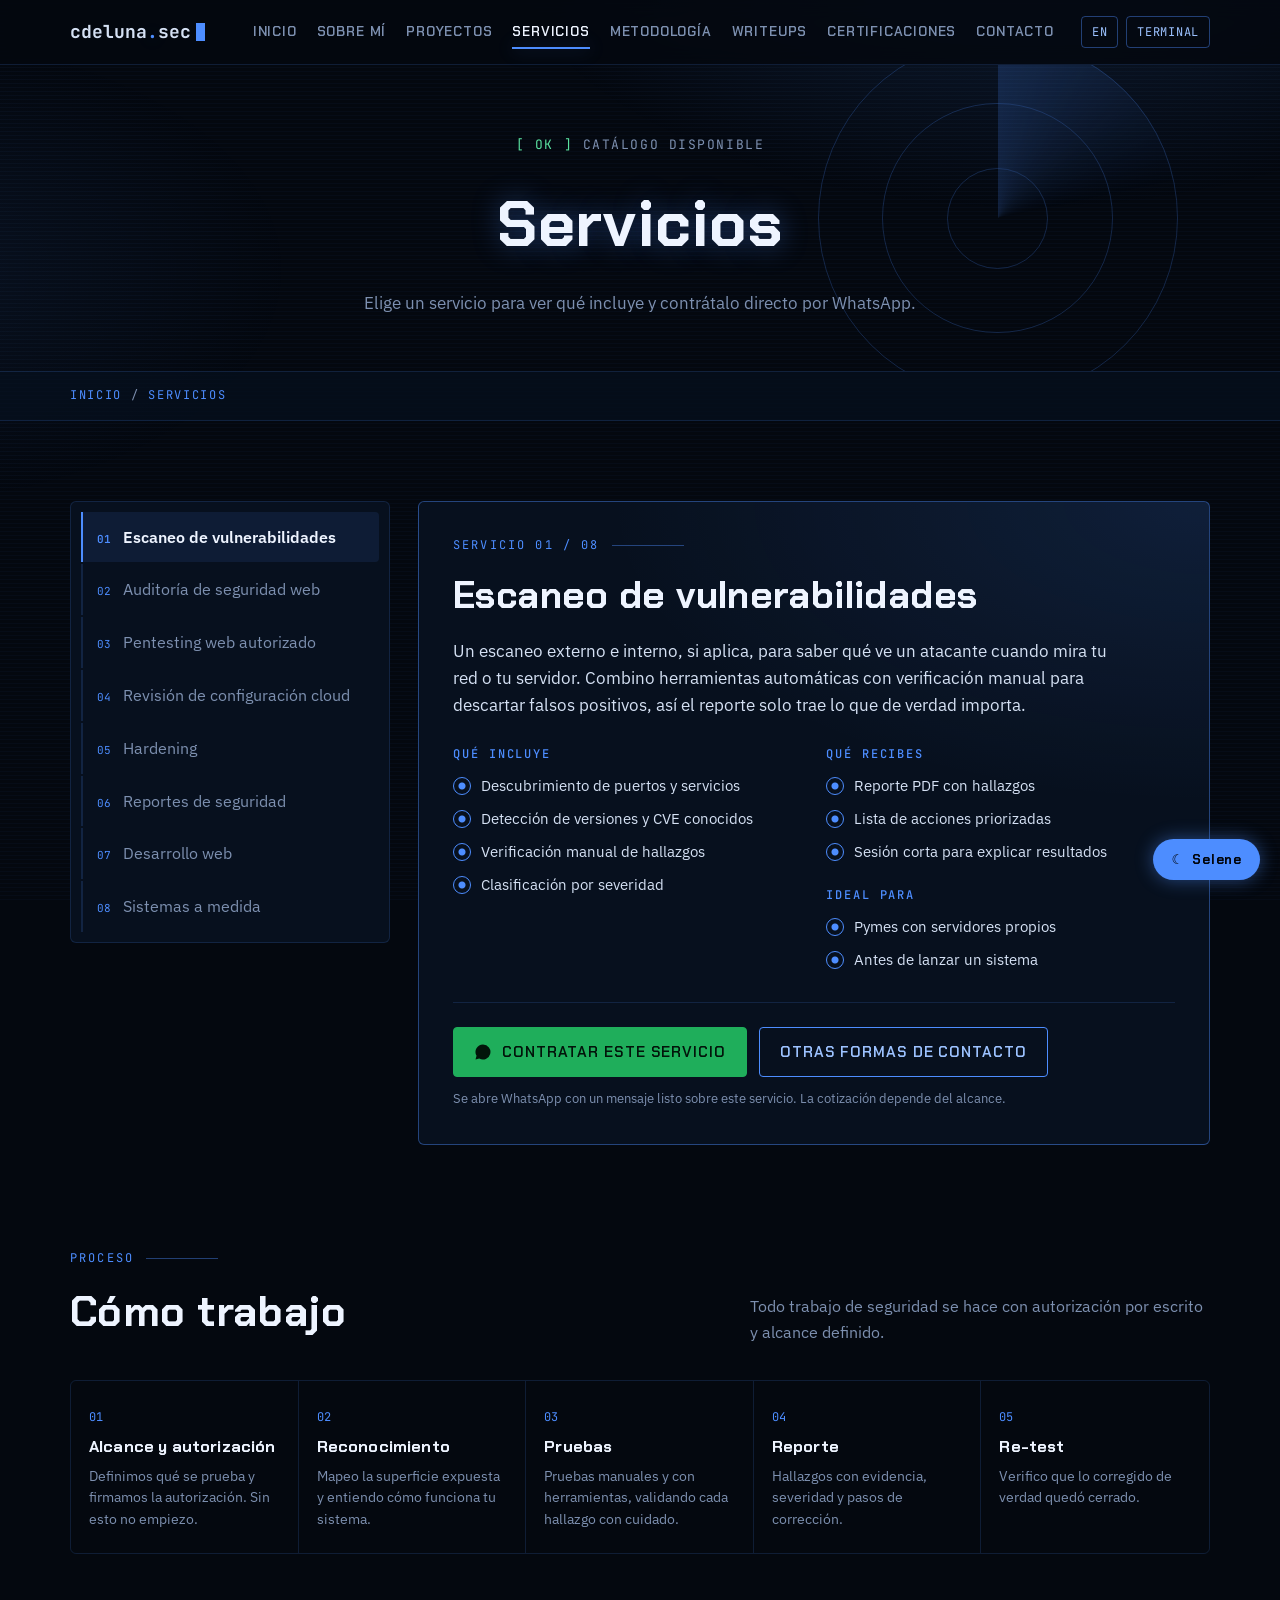
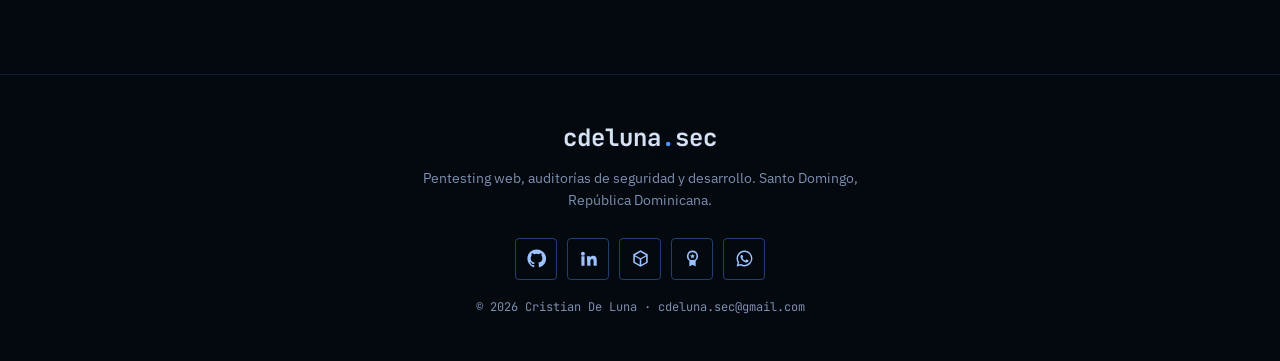
<file: services.html>
<!doctype html>
<html lang="es" data-lang="es">
<head>
<meta charset="utf-8">
<meta name="viewport" content="width=device-width,initial-scale=1,viewport-fit=cover">
<title>Servicios · cdeluna.sec</title>
<meta name="description" content="Servicios de seguridad y desarrollo de Cristian De Luna, con contratación directa por WhatsApp.">
<meta property="og:title" content="Servicios · cdeluna.sec">
<meta property="og:description" content="Servicios de seguridad y desarrollo de Cristian De Luna, con contratación directa por WhatsApp.">
<meta name="theme-color" content="#04080f">
<link rel="icon" href="data:image/svg+xml,%3Csvg xmlns='http://www.w3.org/2000/svg' viewBox='0 0 32 32'%3E%3Crect width='32' height='32' rx='6' fill='%2304080f'/%3E%3Ctext x='5' y='22' font-family='monospace' font-size='16' font-weight='700' fill='%234d8dff'%3E%3E_%3C/text%3E%3C/svg%3E">
<script>try{document.documentElement.dataset.lang=localStorage.getItem("cdl-lang")||"es"}catch(e){document.documentElement.dataset.lang="es"}</script>
<link rel="preconnect" href="https://fonts.googleapis.com">
<link rel="preconnect" href="https://fonts.gstatic.com" crossorigin>
<link rel="stylesheet" href="https://fonts.googleapis.com/css2?family=Chakra+Petch:wght@500;600;700&family=IBM+Plex+Sans:wght@400;500;600&family=JetBrains+Mono:wght@400;500;700&display=swap">
<link rel="stylesheet" href="assets/css/style.css">
</head>
<body data-page="services">
<header class="nav">
  <div class="wrap">
    <a class="logo" href="index.html" aria-label="cdeluna.sec">cdeluna<b>.</b>sec<span class="cur"></span></a>
    <nav class="links" id="links" aria-label="Principal"><a href="index.html" data-k="home"><span data-l="es">Inicio</span><span data-l="en">Home</span></a><a href="about.html" data-k="about"><span data-l="es">Sobre mí</span><span data-l="en">About</span></a><a href="projects.html" data-k="projects"><span data-l="es">Proyectos</span><span data-l="en">Projects</span></a><a href="services.html" data-k="services"><span data-l="es">Servicios</span><span data-l="en">Services</span></a><a href="methodology.html" data-k="methodology"><span data-l="es">Metodología</span><span data-l="en">Methodology</span></a><a href="writeups.html" data-k="writeups"><span data-l="es">Writeups</span><span data-l="en">Writeups</span></a><a href="certificates.html" data-k="certificates"><span data-l="es">Certificaciones</span><span data-l="en">Certificates</span></a><a href="contact.html" data-k="contact"><span data-l="es">Contacto</span><span data-l="en">Contact</span></a></nav>
    <div class="tools">
      <button class="btn-ghost" id="langBtn" aria-label="Cambiar idioma / Change language">EN</button>
      <button class="btn-ghost" id="tvBtn">Terminal</button>
      <button class="btn-ghost menu-btn" id="menuBtn" aria-label="Menú">☰</button>
    </div>
  </div>
</header>
<main id="top">
<section class="phero">
  <div class="radar" aria-hidden="true"><i></i><i></i><i></i><b></b></div>
  <div class="wrap">
    <div class="boot ld" style="justify-content:center;display:flex">[ OK ] <span>&nbsp;<span data-l="es">CATÁLOGO DISPONIBLE</span><span data-l="en">CATALOG AVAILABLE</span></span></div>
    <h1 class="ld" style="animation-delay:.1s"><span class="glitch" data-l="es" data-text="Servicios">Servicios</span><span class="glitch" data-l="en" data-text="Services">Services</span></h1>
    <p class="sub ld" style="animation-delay:.2s"><span data-l="es">Elige un servicio para ver qué incluye y contrátalo directo por WhatsApp.</span><span data-l="en">Pick a service to see what's included and hire it straight on WhatsApp.</span></p>
    
  </div>
</section>
<div class="crumbs"><div class="wrap"><a href="index.html"><span data-l="es">Inicio</span><span data-l="en">Home</span></a> / <span><span data-l="es">Servicios</span><span data-l="en">Services</span></span></div></div>
<section class="block">
  <div class="wrap sd">
    <nav class="sd-list rv" id="sdList" aria-label="Servicios"></nav>
    <article class="sd-panel rv spot" id="sdPanel" aria-live="polite"></article>
  </div>
</section>
<section class="block tight">
  <div class="wrap">
    <div class="head rv"><div><div class="eyebrow"><span data-l="es">Proceso</span><span data-l="en">Process</span></div><h2><span data-l="es">Cómo trabajo</span><span data-l="en">How I work</span></h2></div>
      <p><span data-l="es">Todo trabajo de seguridad se hace con autorización por escrito y alcance definido.</span><span data-l="en">All security work is done with written authorization and a defined scope.</span></p></div>
    <div class="steps sweep"><div class="rv"><h3><span data-l="es">Alcance y autorización</span><span data-l="en">Scope and authorization</span></h3><p><span data-l="es">Definimos qué se prueba y firmamos la autorización. Sin esto no empiezo.</span><span data-l="en">We define what gets tested and sign the authorization. Nothing starts without it.</span></p></div><div class="rv"><h3><span data-l="es">Reconocimiento</span><span data-l="en">Reconnaissance</span></h3><p><span data-l="es">Mapeo la superficie expuesta y entiendo cómo funciona tu sistema.</span><span data-l="en">I map the exposed surface and learn how your system works.</span></p></div><div class="rv"><h3><span data-l="es">Pruebas</span><span data-l="en">Testing</span></h3><p><span data-l="es">Pruebas manuales y con herramientas, validando cada hallazgo con cuidado.</span><span data-l="en">Manual and tool-assisted testing, carefully validating every finding.</span></p></div><div class="rv"><h3><span data-l="es">Reporte</span><span data-l="en">Report</span></h3><p><span data-l="es">Hallazgos con evidencia, severidad y pasos de corrección.</span><span data-l="en">Findings with evidence, severity and fix steps.</span></p></div><div class="rv"><h3><span data-l="es">Re-test</span><span data-l="en">Retest</span></h3><p><span data-l="es">Verifico que lo corregido de verdad quedó cerrado.</span><span data-l="en">I verify that what was fixed is actually closed.</span></p></div></div>
  </div>
</section>
</main>
<footer>
  <div class="logo">cdeluna<b>.</b>sec</div>
  <p><span data-l="es">Pentesting web, auditorías de seguridad y desarrollo. Santo Domingo, República Dominicana.</span><span data-l="en">Web pentesting, security audits and development. Santo Domingo, Dominican Republic.</span></p>
  <div class="socials"><a href="https://github.com/cdelunasec" target="_blank" rel="noopener" aria-label="GitHub" title="GitHub"><svg viewBox="0 0 24 24"><path d="M12 .5a11.5 11.5 0 0 0-3.64 22.41c.58.1.79-.25.79-.56v-2c-3.2.7-3.88-1.36-3.88-1.36-.52-1.33-1.28-1.69-1.28-1.69-1.05-.71.08-.7.08-.7 1.16.08 1.77 1.19 1.77 1.19 1.03 1.77 2.7 1.26 3.36.96.1-.75.4-1.26.73-1.55-2.55-.29-5.24-1.28-5.24-5.69 0-1.26.45-2.29 1.19-3.1-.12-.29-.52-1.46.11-3.05 0 0 .97-.31 3.17 1.18a11 11 0 0 1 5.77 0c2.2-1.49 3.17-1.18 3.17-1.18.63 1.59.23 2.76.11 3.05.74.81 1.19 1.84 1.19 3.1 0 4.42-2.7 5.39-5.26 5.68.41.36.78 1.06.78 2.14v3.17c0 .31.21.67.8.56A11.5 11.5 0 0 0 12 .5z"/></svg></a><a href="https://www.linkedin.com/in/cristian-de-luna-a615993aa" target="_blank" rel="noopener" aria-label="LinkedIn" title="LinkedIn"><svg viewBox="0 0 24 24"><path d="M4.98 3.5a2.5 2.5 0 1 1 0 5 2.5 2.5 0 0 1 0-5zM3 9h4v12H3zm7 0h3.8v1.7h.05c.53-1 1.83-2.05 3.77-2.05 4.03 0 4.78 2.65 4.78 6.1V21h-4v-5.5c0-1.31-.02-3-1.83-3-1.83 0-2.11 1.43-2.11 2.9V21h-4z"/></svg></a><a href="https://profile.hackthebox.com/profile/019d363d-97a9-7000-80f8-97a98ddf913b" target="_blank" rel="noopener" aria-label="Hack The Box" title="Hack The Box"><svg viewBox="0 0 24 24"><path d="M12 1.5 2.9 6.75v10.5L12 22.5l9.1-5.25V6.75zm0 2.3 6.9 3.98L12 11.76 5.1 7.78zM4.9 9.5l6.1 3.52v7.03l-6.1-3.52zm8.1 10.55v-7.03l6.1-3.52v7.03z"/></svg></a><a href="https://www.credly.com/users/cristian-de-luna.58042586" target="_blank" rel="noopener" aria-label="Credly" title="Credly"><svg viewBox="0 0 24 24"><path d="M12 2a7 7 0 0 0-4 12.74V22l4-2 4 2v-7.26A7 7 0 0 0 12 2zm0 2a5 5 0 1 1 0 10 5 5 0 0 1 0-10zm0 2.2-.9 1.83-2 .3 1.45 1.41-.34 2 1.79-.94 1.79.94-.34-2 1.45-1.41-2-.3z"/></svg></a><a href="https://wa.me/18492591279" target="_blank" rel="noopener" aria-label="WhatsApp" title="WhatsApp" data-wa><svg viewBox="0 0 24 24"><path d="M12 2a10 10 0 0 0-8.6 15.1L2 22l5-1.3A10 10 0 1 0 12 2zm0 18.2a8.2 8.2 0 0 1-4.2-1.15l-.3-.18-3 .78.8-2.9-.2-.3A8.2 8.2 0 1 1 12 20.2zm4.5-6.1c-.25-.13-1.47-.73-1.7-.81-.23-.08-.4-.13-.56.12-.17.25-.64.81-.79.98-.14.17-.29.19-.54.06a6.7 6.7 0 0 1-3.34-2.92c-.25-.43.25-.4.72-1.33.08-.17.04-.31-.02-.44-.06-.12-.56-1.35-.77-1.85-.2-.48-.41-.42-.56-.42h-.48c-.17 0-.44.06-.67.31-.23.25-.88.86-.88 2.1s.9 2.43 1.02 2.6c.13.17 1.77 2.7 4.29 3.79 1.6.69 2.22.75 3.02.63.49-.07 1.47-.6 1.68-1.18.21-.58.21-1.08.15-1.18-.06-.1-.23-.17-.48-.29z"/></svg></a></div>
  <div class="sm">© 2026 Cristian De Luna · cdeluna.sec@gmail.com</div>
</footer>
<button class="bot-btn" id="botBtn" aria-label="Selene"><span>☾</span> Selene</button>
<div class="bot" id="bot" hidden>
  <header><div>Selene<small><span data-l="es">ASISTENTE DEL PORTAFOLIO</span><span data-l="en">PORTFOLIO ASSISTANT</span></small></div><button id="botX" aria-label="Cerrar">×</button></header>
  <div class="msgs" id="botMsgs"></div>
  <div class="chips" id="botChips"></div>
</div>
<div class="tboot" id="tboot" hidden></div>
<div class="tdock" id="tdock" hidden>
  <div class="grip" id="grip" title="Arrastra para cambiar el ancho"></div>
  <div class="t-head"><i></i><i></i><i></i><span>deluna@kali: ~/portfolio</span><b>● LIVE</b></div>
  <div class="t-out" id="tOut"></div>
  <div class="t-in"><span class="pl">┌──(deluna㉿kali)-[~/portfolio]</span><div class="row"><span class="pl">└─$</span><input id="tIn" autocomplete="off" spellcheck="false" aria-label="Comando" placeholder="type: help"></div></div>
</div>
<script src="assets/js/main.js"></script>
<script src="assets/js/services.js"></script>
</body>
</html>
</file>
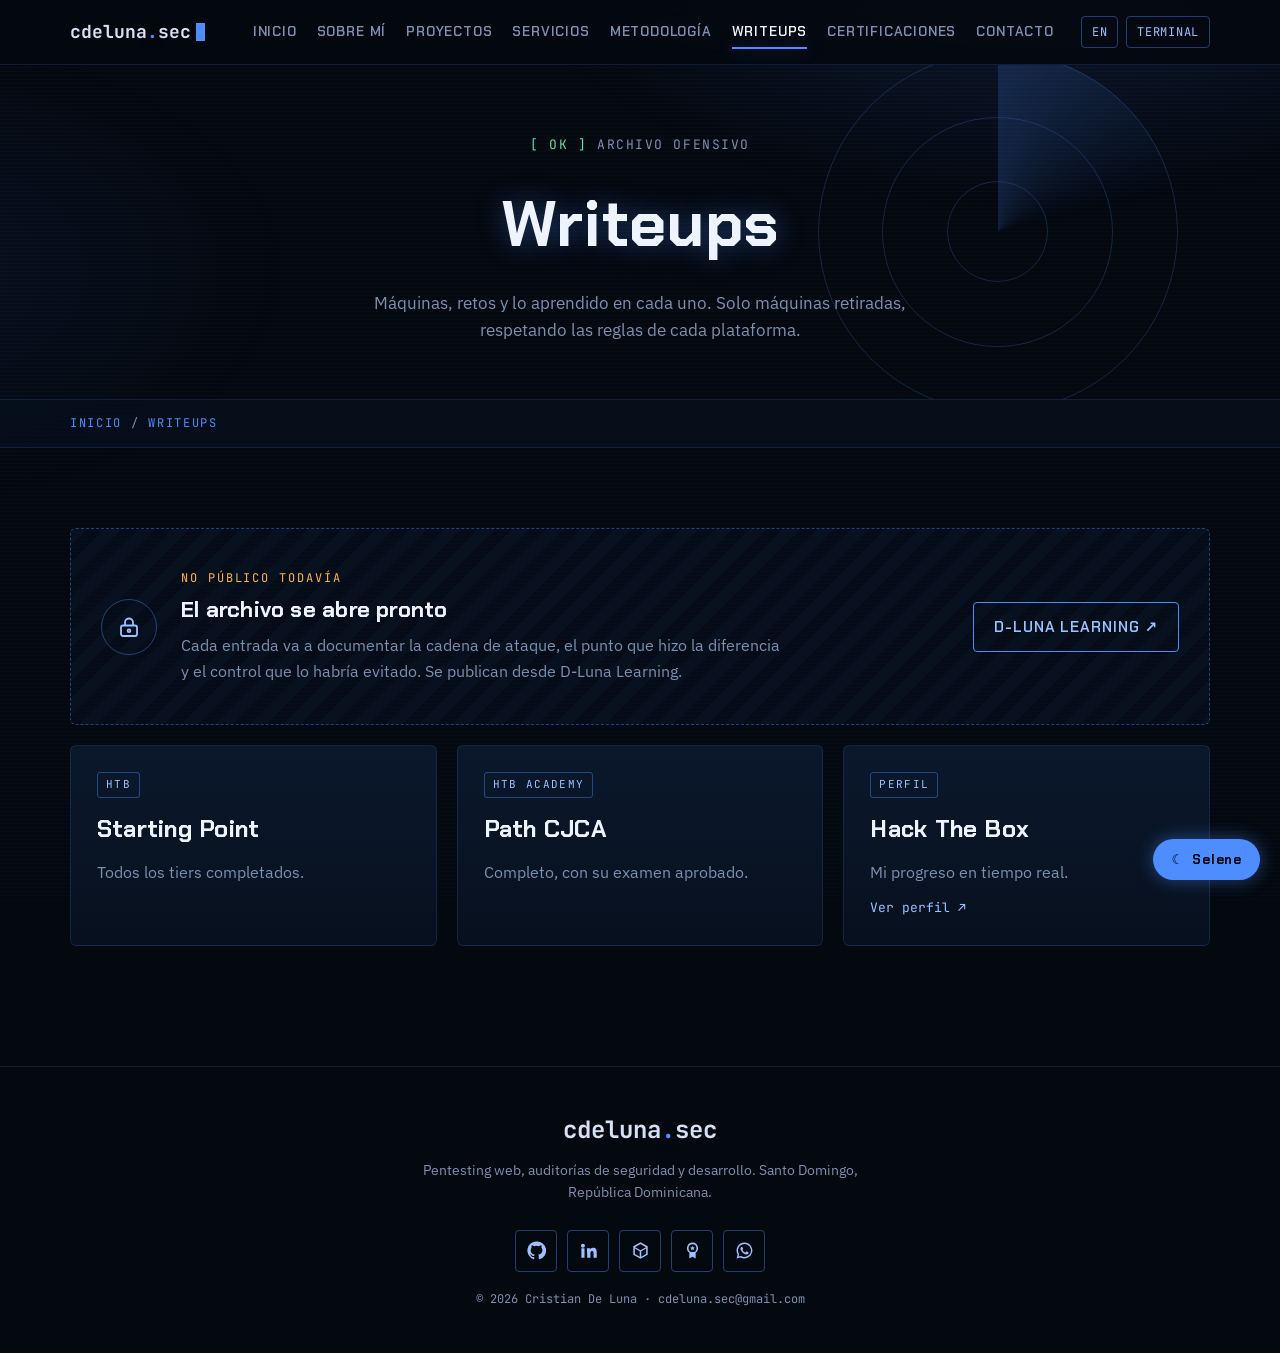
<file: writeups.html>
<!doctype html>
<html lang="es" data-lang="es">
<head>
<meta charset="utf-8">
<meta name="viewport" content="width=device-width,initial-scale=1,viewport-fit=cover">
<title>Writeups · cdeluna.sec</title>
<meta name="description" content="Archivo de writeups de máquinas retiradas y retos de Cristian De Luna.">
<meta property="og:title" content="Writeups · cdeluna.sec">
<meta property="og:description" content="Archivo de writeups de máquinas retiradas y retos de Cristian De Luna.">
<meta name="theme-color" content="#04080f">
<link rel="icon" href="data:image/svg+xml,%3Csvg xmlns='http://www.w3.org/2000/svg' viewBox='0 0 32 32'%3E%3Crect width='32' height='32' rx='6' fill='%2304080f'/%3E%3Ctext x='5' y='22' font-family='monospace' font-size='16' font-weight='700' fill='%234d8dff'%3E%3E_%3C/text%3E%3C/svg%3E">
<script>try{document.documentElement.dataset.lang=localStorage.getItem("cdl-lang")||"es"}catch(e){document.documentElement.dataset.lang="es"}</script>
<link rel="preconnect" href="https://fonts.googleapis.com">
<link rel="preconnect" href="https://fonts.gstatic.com" crossorigin>
<link rel="stylesheet" href="https://fonts.googleapis.com/css2?family=Chakra+Petch:wght@500;600;700&family=IBM+Plex+Sans:wght@400;500;600&family=JetBrains+Mono:wght@400;500;700&display=swap">
<link rel="stylesheet" href="assets/css/style.css">
</head>
<body data-page="writeups">
<header class="nav">
  <div class="wrap">
    <a class="logo" href="index.html" aria-label="cdeluna.sec">cdeluna<b>.</b>sec<span class="cur"></span></a>
    <nav class="links" id="links" aria-label="Principal"><a href="index.html" data-k="home"><span data-l="es">Inicio</span><span data-l="en">Home</span></a><a href="about.html" data-k="about"><span data-l="es">Sobre mí</span><span data-l="en">About</span></a><a href="projects.html" data-k="projects"><span data-l="es">Proyectos</span><span data-l="en">Projects</span></a><a href="services.html" data-k="services"><span data-l="es">Servicios</span><span data-l="en">Services</span></a><a href="methodology.html" data-k="methodology"><span data-l="es">Metodología</span><span data-l="en">Methodology</span></a><a href="writeups.html" data-k="writeups"><span data-l="es">Writeups</span><span data-l="en">Writeups</span></a><a href="certificates.html" data-k="certificates"><span data-l="es">Certificaciones</span><span data-l="en">Certificates</span></a><a href="contact.html" data-k="contact"><span data-l="es">Contacto</span><span data-l="en">Contact</span></a></nav>
    <div class="tools">
      <button class="btn-ghost" id="langBtn" aria-label="Cambiar idioma / Change language">EN</button>
      <button class="btn-ghost" id="tvBtn">Terminal</button>
      <button class="btn-ghost menu-btn" id="menuBtn" aria-label="Menú">☰</button>
    </div>
  </div>
</header>
<main id="top">
<section class="phero">
  <div class="radar" aria-hidden="true"><i></i><i></i><i></i><b></b></div>
  <div class="wrap">
    <div class="boot ld" style="justify-content:center;display:flex">[ OK ] <span>&nbsp;<span data-l="es">ARCHIVO OFENSIVO</span><span data-l="en">OFFENSIVE ARCHIVE</span></span></div>
    <h1 class="ld" style="animation-delay:.1s"><span class="glitch" data-l="es" data-text="Writeups">Writeups</span><span class="glitch" data-l="en" data-text="Writeups">Writeups</span></h1>
    <p class="sub ld" style="animation-delay:.2s"><span data-l="es">Máquinas, retos y lo aprendido en cada uno. Solo máquinas retiradas, respetando las reglas de cada plataforma.</span><span data-l="en">Machines, challenges and what I learned from each. Retired machines only, following each platform's rules.</span></p>
    
  </div>
</section>
<div class="crumbs"><div class="wrap"><a href="index.html"><span data-l="es">Inicio</span><span data-l="en">Home</span></a> / <span><span data-l="es">Writeups</span><span data-l="en">Writeups</span></span></div></div>
<section class="block">
  <div class="wrap">
    <div class="locked rv">
      <div class="lk"><svg viewBox="0 0 24 24"><rect x="4" y="10.5" width="16" height="10.5" rx="2"/><path d="M8 10.5V7.5a4 4 0 0 1 8 0v3"/><circle cx="12" cy="15.7" r="1.4"/></svg></div>
      <div><div class="st"><span data-l="es">No público todavía</span><span data-l="en">Not public yet</span></div>
        <h3><span data-l="es">El archivo se abre pronto</span><span data-l="en">The archive opens soon</span></h3>
        <p><span data-l="es">Cada entrada va a documentar la cadena de ataque, el punto que hizo la diferencia y el control que lo habría evitado. Se publican desde D-Luna Learning.</span><span data-l="en">Each entry will document the attack chain, the pivot that mattered and the control that would have stopped it. They're published from D-Luna Learning.</span></p></div>
      <a class="btn line mag" href="https://delunalearning.do" target="_blank" rel="noopener">D-Luna Learning ↗</a>
    </div>
    <div class="proj-grid">
      <div class="card rv spot"><span class="badge">HTB</span><h3>Starting Point</h3><p><span data-l="es">Todos los tiers completados.</span><span data-l="en">Every tier completed.</span></p></div>
      <div class="card rv spot"><span class="badge">HTB Academy</span><h3><span data-l="es">Path CJCA</span><span data-l="en">CJCA path</span></h3><p><span data-l="es">Completo, con su examen aprobado.</span><span data-l="en">Completed, exam passed.</span></p></div>
      <div class="card rv spot"><span class="badge"><span data-l="es">Perfil</span><span data-l="en">Profile</span></span><h3>Hack The Box</h3><p><span data-l="es">Mi progreso en tiempo real.</span><span data-l="en">My live progress.</span></p><a class="go" href="https://profile.hackthebox.com/profile/019d363d-97a9-7000-80f8-97a98ddf913b" target="_blank" rel="noopener"><span data-l="es">Ver perfil ↗</span><span data-l="en">View profile ↗</span></a></div>
    </div>
  </div>
</section>
</main>
<footer>
  <div class="logo">cdeluna<b>.</b>sec</div>
  <p><span data-l="es">Pentesting web, auditorías de seguridad y desarrollo. Santo Domingo, República Dominicana.</span><span data-l="en">Web pentesting, security audits and development. Santo Domingo, Dominican Republic.</span></p>
  <div class="socials"><a href="https://github.com/cdelunasec" target="_blank" rel="noopener" aria-label="GitHub" title="GitHub"><svg viewBox="0 0 24 24"><path d="M12 .5a11.5 11.5 0 0 0-3.64 22.41c.58.1.79-.25.79-.56v-2c-3.2.7-3.88-1.36-3.88-1.36-.52-1.33-1.28-1.69-1.28-1.69-1.05-.71.08-.7.08-.7 1.16.08 1.77 1.19 1.77 1.19 1.03 1.77 2.7 1.26 3.36.96.1-.75.4-1.26.73-1.55-2.55-.29-5.24-1.28-5.24-5.69 0-1.26.45-2.29 1.19-3.1-.12-.29-.52-1.46.11-3.05 0 0 .97-.31 3.17 1.18a11 11 0 0 1 5.77 0c2.2-1.49 3.17-1.18 3.17-1.18.63 1.59.23 2.76.11 3.05.74.81 1.19 1.84 1.19 3.1 0 4.42-2.7 5.39-5.26 5.68.41.36.78 1.06.78 2.14v3.17c0 .31.21.67.8.56A11.5 11.5 0 0 0 12 .5z"/></svg></a><a href="https://www.linkedin.com/in/cristian-de-luna-a615993aa" target="_blank" rel="noopener" aria-label="LinkedIn" title="LinkedIn"><svg viewBox="0 0 24 24"><path d="M4.98 3.5a2.5 2.5 0 1 1 0 5 2.5 2.5 0 0 1 0-5zM3 9h4v12H3zm7 0h3.8v1.7h.05c.53-1 1.83-2.05 3.77-2.05 4.03 0 4.78 2.65 4.78 6.1V21h-4v-5.5c0-1.31-.02-3-1.83-3-1.83 0-2.11 1.43-2.11 2.9V21h-4z"/></svg></a><a href="https://profile.hackthebox.com/profile/019d363d-97a9-7000-80f8-97a98ddf913b" target="_blank" rel="noopener" aria-label="Hack The Box" title="Hack The Box"><svg viewBox="0 0 24 24"><path d="M12 1.5 2.9 6.75v10.5L12 22.5l9.1-5.25V6.75zm0 2.3 6.9 3.98L12 11.76 5.1 7.78zM4.9 9.5l6.1 3.52v7.03l-6.1-3.52zm8.1 10.55v-7.03l6.1-3.52v7.03z"/></svg></a><a href="https://www.credly.com/users/cristian-de-luna.58042586" target="_blank" rel="noopener" aria-label="Credly" title="Credly"><svg viewBox="0 0 24 24"><path d="M12 2a7 7 0 0 0-4 12.74V22l4-2 4 2v-7.26A7 7 0 0 0 12 2zm0 2a5 5 0 1 1 0 10 5 5 0 0 1 0-10zm0 2.2-.9 1.83-2 .3 1.45 1.41-.34 2 1.79-.94 1.79.94-.34-2 1.45-1.41-2-.3z"/></svg></a><a href="https://wa.me/18492591279" target="_blank" rel="noopener" aria-label="WhatsApp" title="WhatsApp" data-wa><svg viewBox="0 0 24 24"><path d="M12 2a10 10 0 0 0-8.6 15.1L2 22l5-1.3A10 10 0 1 0 12 2zm0 18.2a8.2 8.2 0 0 1-4.2-1.15l-.3-.18-3 .78.8-2.9-.2-.3A8.2 8.2 0 1 1 12 20.2zm4.5-6.1c-.25-.13-1.47-.73-1.7-.81-.23-.08-.4-.13-.56.12-.17.25-.64.81-.79.98-.14.17-.29.19-.54.06a6.7 6.7 0 0 1-3.34-2.92c-.25-.43.25-.4.72-1.33.08-.17.04-.31-.02-.44-.06-.12-.56-1.35-.77-1.85-.2-.48-.41-.42-.56-.42h-.48c-.17 0-.44.06-.67.31-.23.25-.88.86-.88 2.1s.9 2.43 1.02 2.6c.13.17 1.77 2.7 4.29 3.79 1.6.69 2.22.75 3.02.63.49-.07 1.47-.6 1.68-1.18.21-.58.21-1.08.15-1.18-.06-.1-.23-.17-.48-.29z"/></svg></a></div>
  <div class="sm">© 2026 Cristian De Luna · cdeluna.sec@gmail.com</div>
</footer>
<button class="bot-btn" id="botBtn" aria-label="Selene"><span>☾</span> Selene</button>
<div class="bot" id="bot" hidden>
  <header><div>Selene<small><span data-l="es">ASISTENTE DEL PORTAFOLIO</span><span data-l="en">PORTFOLIO ASSISTANT</span></small></div><button id="botX" aria-label="Cerrar">×</button></header>
  <div class="msgs" id="botMsgs"></div>
  <div class="chips" id="botChips"></div>
</div>
<div class="tboot" id="tboot" hidden></div>
<div class="tdock" id="tdock" hidden>
  <div class="grip" id="grip" title="Arrastra para cambiar el ancho"></div>
  <div class="t-head"><i></i><i></i><i></i><span>deluna@kali: ~/portfolio</span><b>● LIVE</b></div>
  <div class="t-out" id="tOut"></div>
  <div class="t-in"><span class="pl">┌──(deluna㉿kali)-[~/portfolio]</span><div class="row"><span class="pl">└─$</span><input id="tIn" autocomplete="off" spellcheck="false" aria-label="Comando" placeholder="type: help"></div></div>
</div>
<script src="assets/js/main.js"></script>
</body>
</html>
</file>
<file: assets/css/style.css>
/* cdeluna.sec · consola nocturna en azul. Un solo mundo visual oscuro a propósito. */
:root{
  --bg:#04080f;--surface:#07101e;--surface-2:#0b182c;
  --line:rgba(77,141,255,.16);--line-strong:rgba(77,141,255,.42);
  --blue:#4d8dff;--blue-hi:#9cc2ff;--white:#eef4ff;
  --text:#d5e1f4;--muted:#7d90b0;--ok:#5be3a0;--warn:#ffb547;--red:#ff5c7a;--violet:#b48cff;
  --f-display:"Chakra Petch","Segoe UI",system-ui,sans-serif;
  --f-body:"IBM Plex Sans","Segoe UI",system-ui,sans-serif;
  --f-mono:"JetBrains Mono",ui-monospace,"Cascadia Code",Consolas,monospace;
  --glow:0 0 18px rgba(77,141,255,.45);
  --max:1180px;color-scheme:dark;
}
*{box-sizing:border-box}
[hidden]{display:none!important}
html{scroll-behavior:smooth;background:var(--bg)}
html[data-lang="es"] [data-l="en"],html[data-lang="en"] [data-l="es"]{display:none!important}
body{background:var(--bg);color:var(--text);font-family:var(--f-body);font-size:16px;line-height:1.6;margin:0;overflow-x:hidden;min-height:100vh}
::selection{background:#1b3a78;color:#f2f7ff}
::-webkit-scrollbar{width:10px;height:10px}::-webkit-scrollbar-track{background:#03060c}::-webkit-scrollbar-thumb{background:#1a2c4d;border-radius:6px}::-webkit-scrollbar-thumb:hover{background:var(--blue)}
body::before{content:"";position:fixed;inset:0;pointer-events:none;z-index:0;
  background:repeating-linear-gradient(0deg,rgba(77,141,255,.035) 0 1px,transparent 1px 4px),
  radial-gradient(900px 500px at 80% -10%,rgba(77,141,255,.16),transparent 60%),
  radial-gradient(700px 400px at -10% 30%,rgba(77,141,255,.08),transparent 60%)}
a{color:var(--blue-hi);text-decoration:none}
a:focus-visible,button:focus-visible,input:focus-visible,textarea:focus-visible,select:focus-visible{outline:2px solid var(--blue);outline-offset:3px}
.wrap{max-width:var(--max);margin:0 auto;padding-inline:20px;position:relative;z-index:1}
h1,h2,h3,h4{font-family:var(--f-display);text-wrap:balance;margin:0;letter-spacing:.01em;color:var(--white)}
p{margin:0}
.mono{font-family:var(--f-mono)}
.eyebrow{font-family:var(--f-mono);font-size:12px;letter-spacing:.18em;text-transform:uppercase;color:var(--blue);display:flex;align-items:center;gap:12px}
.eyebrow::after{content:"";height:1px;width:72px;background:var(--line-strong)}
main{position:relative;z-index:1}

/* NAV */
header.nav{position:sticky;top:env(safe-area-inset-top,0px);z-index:50;background:rgba(4,8,15,.84);backdrop-filter:blur(10px);border-bottom:1px solid var(--line)}
.nav .wrap{display:flex;align-items:center;gap:18px;height:64px}
.logo{font-family:var(--f-mono);font-weight:700;font-size:18px;color:var(--text);display:flex;align-items:center;white-space:nowrap}
.logo b{color:var(--blue);text-shadow:var(--glow)}
.logo .cur{width:9px;height:18px;background:var(--blue);margin-left:5px;animation:blink 1.1s steps(1) infinite}
@keyframes blink{50%{opacity:0}}
.links{display:flex;gap:2px;margin-left:auto}
.links a{font-family:var(--f-display);font-size:13.5px;font-weight:600;letter-spacing:.06em;text-transform:uppercase;color:var(--muted);padding:8px 9px;border-radius:4px;position:relative;transition:color .2s;white-space:nowrap}
.links a::after{content:"";position:absolute;left:9px;right:9px;bottom:2px;height:2px;background:var(--blue);box-shadow:var(--glow);transform:scaleX(0);transition:transform .3s}
.links a:hover{color:var(--blue-hi)}
.links a.on{color:var(--white)}
.links a.on::after{transform:scaleX(1)}
.tools{display:flex;gap:8px;align-items:center}
.btn-ghost{font-family:var(--f-mono);font-size:12px;letter-spacing:.06em;background:transparent;color:var(--blue-hi);border:1px solid var(--line-strong);padding:7px 10px;border-radius:4px;cursor:pointer;text-transform:uppercase;white-space:nowrap}
.btn-ghost:hover{background:rgba(77,141,255,.1)}
.menu-btn{display:none}
@media (max-width:1120px){
  .links{display:none;position:absolute;top:64px;left:0;right:0;flex-direction:column;background:var(--surface);border-bottom:1px solid var(--line);padding:10px 20px}
  .links.open{display:flex}.links a::after{left:9px;right:auto;width:30px}
  .menu-btn{display:inline-block}.tools{margin-left:auto}
}

/* BUTTONS */
.btn{font-family:var(--f-display);font-weight:600;font-size:15px;letter-spacing:.06em;text-transform:uppercase;padding:12px 20px;border-radius:4px;display:inline-flex;gap:10px;align-items:center;justify-content:center;cursor:pointer;border:1px solid var(--blue);transition:background .2s,box-shadow .2s;will-change:transform}
.btn.primary{background:var(--blue);color:#02060d;box-shadow:var(--glow)}
.btn.primary:hover{background:var(--blue-hi)}
.btn.line{background:transparent;color:var(--blue-hi)}
.btn.line:hover{background:rgba(77,141,255,.1)}
.btn.wa{background:#1fae5b;border-color:#1fae5b;color:#02140a}
.btn.wa:hover{background:#38d47b}
.btn svg{width:18px;height:18px;fill:currentColor}

/* HERO (home) */
.hero{position:relative;overflow:hidden;padding-block:72px 56px}
#net{position:absolute;inset:0;width:100%;height:100%;z-index:0;pointer-events:none}
.hero .wrap{display:grid;grid-template-columns:1.25fr .9fr;gap:48px;align-items:center}
.hero-text{min-width:0}
.boot{font-family:var(--f-mono);font-size:13px;color:var(--ok);letter-spacing:.12em;margin-bottom:18px}
.boot span{color:var(--muted)}
.hero h1{font-size:clamp(40px,6.4vw,78px);line-height:1;font-weight:700;text-shadow:0 0 28px rgba(77,141,255,.35)}
.hero h1 em{font-style:normal;color:var(--blue);text-shadow:var(--glow)}
.typed{font-family:var(--f-mono);font-size:clamp(16px,2vw,21px);color:var(--blue-hi);margin-top:18px;min-height:1.6em}
.typed::after{content:"▍";color:var(--blue);animation:blink 1s steps(1) infinite}
.lead{color:var(--muted);max-width:56ch;margin-top:18px;font-size:17px}
.cta{display:flex;gap:12px;flex-wrap:wrap;margin-top:28px}
.socials{display:flex;gap:10px;margin-top:26px;flex-wrap:wrap}
.socials a{width:42px;height:42px;display:grid;place-items:center;border:1px solid var(--line-strong);border-radius:4px;color:var(--blue-hi);transition:.2s}
.socials a:hover{background:rgba(77,141,255,.12);box-shadow:var(--glow);transform:translateY(-2px)}
.socials svg{width:19px;height:19px;fill:currentColor}

.avatar{position:relative;width:min(380px,100%);aspect-ratio:1;margin-inline:auto;max-width:100%;perspective:900px;cursor:pointer}
.av-in{position:absolute;inset:0;transform-style:preserve-3d;transition:transform .25s ease-out}
.avatar img{position:absolute;inset:11%;width:78%;height:78%;border-radius:50%;object-fit:cover;border:2px solid var(--blue);box-shadow:0 0 40px rgba(77,141,255,.4);transition:transform .45s cubic-bezier(.2,.8,.2,1),box-shadow .45s}
.avatar:hover img{transform:scale(1.08) translateZ(30px);box-shadow:0 0 70px rgba(77,141,255,.75),0 0 0 6px rgba(77,141,255,.12)}
.ring{position:absolute;inset:0;border-radius:50%;border:1px dashed var(--line-strong);animation:spin 40s linear infinite;transition:inset .45s,border-color .45s}
.ring.r2{inset:5%;border:2px solid transparent;border-top-color:var(--blue);border-right-color:var(--blue);animation-duration:7s;filter:drop-shadow(0 0 6px var(--blue))}
.ring.r3{inset:-4%;border:1px solid var(--line);animation-direction:reverse;animation-duration:50s}
.ring.r4{inset:2%;border:2px solid transparent;border-bottom-color:rgba(156,194,255,.7);animation-duration:11s;animation-direction:reverse}
.avatar:hover .ring.r2{animation-duration:1.8s}
.avatar:hover .ring.r4{animation-duration:3s}
.avatar:hover .ring{border-color:var(--blue)}
.avatar:hover .ring.r2,.avatar:hover .ring.r4{border-left-color:transparent}
.avatar:hover .ring.r3{inset:-9%}
@keyframes spin{to{transform:rotate(360deg)}}
.orbit{position:absolute;inset:5%;border-radius:50%;animation:spin 7s linear infinite}
.orbit::before{content:"";position:absolute;top:-5px;left:50%;width:10px;height:10px;margin-left:-5px;border-radius:50%;background:var(--blue-hi);box-shadow:0 0 14px 4px var(--blue)}
.orbit.o2{inset:-4%;animation-duration:13s;animation-direction:reverse}
.orbit.o2::before{width:6px;height:6px;margin-left:-3px;top:-3px;background:var(--ok);box-shadow:0 0 10px 3px rgba(91,227,160,.7)}
.avatar:hover .orbit{animation-duration:2.2s}
.scanbar{position:absolute;inset:11%;border-radius:50%;overflow:hidden;pointer-events:none;transform:translateZ(31px)}
.scanbar::after{content:"";position:absolute;left:0;right:0;height:30%;top:-30%;background:linear-gradient(180deg,transparent,rgba(77,141,255,.35),transparent);animation:scan 3.6s ease-in-out infinite}
@keyframes scan{to{top:110%}}
.tag-float{position:absolute;font-family:var(--f-mono);font-size:11px;background:var(--surface-2);border:1px solid var(--line-strong);padding:5px 9px;border-radius:3px;color:var(--blue-hi);white-space:nowrap;transform:translateZ(50px)}
.tag-float.t1{top:8%;right:-2%}.tag-float.t2{bottom:10%;left:-4%}.tag-float i{font-style:normal;color:var(--ok)}
@media (max-width:860px){.hero .wrap{grid-template-columns:1fr}.avatar{width:min(300px,82%);order:-1}.hero{padding-block:40px}}

.glitch{position:relative;display:inline-block}
.glitch::before,.glitch::after{content:attr(data-text);position:absolute;inset:0;pointer-events:none;opacity:0}
.glitch::before{color:#ff3d6e}
.glitch::after{color:#7fd4ff}
.glitch.gx{animation:shake .5s steps(3) both}
.glitch.gx::before{animation:gl1 .6s steps(2) both}
.glitch.gx::after{animation:gl2 .6s steps(2) both}
@keyframes shake{0%{transform:translate(0)}25%{transform:translate(-3px,1px) skewX(-6deg)}50%{transform:translate(3px,-1px) skewX(4deg)}75%{transform:translate(-1px,0)}100%{transform:none}}
@keyframes gl1{0%{opacity:.95;clip-path:inset(10% 0 60% 0);transform:translate(-8px,-2px)}30%{clip-path:inset(55% 0 20% 0);transform:translate(7px,1px)}60%{clip-path:inset(30% 0 45% 0);transform:translate(-4px,2px)}100%{opacity:0;transform:none}}
@keyframes gl2{0%{opacity:.95;clip-path:inset(65% 0 5% 0);transform:translate(8px,2px)}30%{clip-path:inset(5% 0 70% 0);transform:translate(-7px,-1px)}60%{clip-path:inset(40% 0 30% 0);transform:translate(4px,-2px)}100%{opacity:0;transform:none}}
.ld{animation:ld .8s cubic-bezier(.2,.8,.2,1) both}
@keyframes ld{from{transform:translateY(22px);filter:blur(6px)}}

/* PAGE HERO (inner pages) */
.phero{position:relative;overflow:hidden;padding-block:70px 54px;text-align:center;border-bottom:1px solid var(--line)}
.phero h1{font-size:clamp(36px,6vw,64px);text-shadow:0 0 28px rgba(77,141,255,.4)}
.phero p.sub{color:var(--muted);max-width:62ch;margin:14px auto 0;font-size:17px}
.radar{position:absolute;right:8%;top:50%;width:360px;height:360px;transform:translateY(-50%);pointer-events:none;opacity:.55;z-index:0}
.radar i{position:absolute;inset:0;border:1px solid var(--line-strong);border-radius:50%}
.radar i:nth-child(2){inset:18%}.radar i:nth-child(3){inset:36%}
.radar b{position:absolute;inset:0;border-radius:50%;background:conic-gradient(from 0deg,rgba(77,141,255,.35),transparent 22%);animation:spin 5s linear infinite}
.crumbs{border-bottom:1px solid var(--line);background:rgba(7,16,30,.7);position:relative;z-index:1}
.crumbs .wrap{font-family:var(--f-mono);font-size:12px;letter-spacing:.14em;text-transform:uppercase;padding-block:14px;color:var(--muted)}
.crumbs a{color:var(--muted)}.crumbs a:hover{color:var(--blue-hi)}
.crumbs span{color:var(--blue)}

/* STRIP */
.strip{border-block:1px solid var(--line);background:rgba(7,16,30,.7)}
.strip .wrap{display:grid;grid-template-columns:repeat(4,1fr)}
.strip .cell{padding:22px 18px;border-left:1px solid var(--line);min-width:0}
.strip .cell:first-child{border-left:0}
.strip .k{font-family:var(--f-mono);font-size:11px;letter-spacing:.16em;color:var(--muted);text-transform:uppercase}
.strip .v{font-family:var(--f-display);font-size:20px;font-weight:600;color:var(--white);margin-top:4px}
.strip .v small{color:var(--blue);font-size:13px;font-family:var(--f-mono);font-weight:400;display:block}
@media (max-width:760px){.strip .wrap{grid-template-columns:1fr 1fr}.strip .cell:nth-child(3){border-left:0}.strip .cell{border-top:1px solid var(--line)}.strip .cell:nth-child(-n+2){border-top:0}}

/* SECTIONS */
section.block{padding-block:80px}
section.block.tight{padding-top:24px}
.head{display:flex;justify-content:space-between;align-items:end;gap:24px;flex-wrap:wrap;margin-bottom:34px}
.head h2{font-size:clamp(28px,4vw,42px);margin-top:10px}
.head p{color:var(--muted);max-width:46ch}
.more{font-family:var(--f-mono);font-size:13px;display:inline-flex;gap:8px;align-items:center}
.more:hover{color:var(--white)}

/* TERMINAL CARD */
.term{background:#02050b;border:1px solid var(--line-strong);border-radius:6px;box-shadow:0 20px 60px rgba(0,0,0,.5);overflow:hidden}
.term-bar{display:flex;align-items:center;gap:8px;padding:10px 14px;border-bottom:1px solid var(--line);background:var(--surface)}
.term-bar i{width:11px;height:11px;border-radius:50%;background:#1d2b44}.term-bar i:first-child{background:var(--blue)}
.term-bar span{font-family:var(--f-mono);font-size:12px;color:var(--muted);margin-left:8px}
.term-bar .live{margin-left:auto;color:var(--ok);font-size:11px;letter-spacing:.14em}
.term-body{font-family:var(--f-mono);font-size:14px;line-height:1.75;padding:18px 20px;min-height:340px;overflow-x:auto;white-space:pre-wrap;word-break:break-word}
.p{color:var(--blue)}.c{color:var(--white)}.o{color:var(--muted)}.g{color:var(--ok)}.y{color:var(--warn)}.r{color:var(--red)}

/* CARDS */
.card{background:linear-gradient(180deg,var(--surface-2),var(--surface));border:1px solid var(--line);border-radius:6px;padding:26px;min-width:0;transition:border-color .25s,transform .25s;display:flex;flex-direction:column;gap:12px}
.card:hover{border-color:var(--line-strong);transform:translateY(-3px)}
.badge{font-family:var(--f-mono);font-size:11px;letter-spacing:.12em;text-transform:uppercase;color:var(--blue-hi);border:1px solid var(--line-strong);padding:3px 8px;border-radius:3px;align-self:flex-start}
.card h3{font-size:24px}
.card p{color:var(--muted)}
.stack{display:flex;gap:6px;flex-wrap:wrap}
.stack span{font-family:var(--f-mono);font-size:11.5px;color:var(--text);background:rgba(77,141,255,.08);padding:3px 8px;border-radius:3px}
.go{margin-top:auto;font-family:var(--f-mono);font-size:13px;display:inline-flex;gap:8px;align-items:center}
.go.off{color:var(--muted)}
.spot{position:relative}
.spot::before{content:"";position:absolute;inset:0;border-radius:inherit;pointer-events:none;background:radial-gradient(260px circle at var(--mx,50%) var(--my,50%),rgba(77,141,255,.16),transparent 70%);opacity:0;transition:opacity .3s}
.spot:hover::before{opacity:1}
.rv{transition:transform .7s cubic-bezier(.2,.7,.2,1)}
.rv.pre{transform:translateY(28px)}
.sweep{position:relative;overflow:hidden}
.sweep::after{content:"";position:absolute;top:0;bottom:0;width:40%;left:-45%;background:linear-gradient(90deg,transparent,rgba(77,141,255,.14),transparent);pointer-events:none}
.sweep.lit::after{animation:sw 1.1s ease-out}
@keyframes sw{to{left:110%}}

/* PROJECTS */
.proj{display:grid;grid-template-columns:1.3fr 1fr;gap:20px}
.card.main{grid-row:span 2;overflow:hidden}
.card.main::after{content:"";position:absolute;right:-60px;top:-60px;width:220px;height:220px;border-radius:50%;background:radial-gradient(circle,rgba(77,141,255,.25),transparent 70%);pointer-events:none}
.card.main h3{font-size:32px}
.feat{display:grid;grid-template-columns:1fr 1fr;gap:8px 18px;margin:6px 0;padding:0;list-style:none}
.feat li{font-size:14.5px;padding-left:16px;position:relative}
.feat li::before{content:"›";position:absolute;left:0;color:var(--blue)}
.proj-grid{display:grid;grid-template-columns:repeat(3,1fr);gap:20px;margin-top:20px}
@media (max-width:900px){.proj-grid{grid-template-columns:1fr 1fr}}
@media (max-width:820px){.proj{grid-template-columns:1fr}.card.main{grid-row:auto}.feat{grid-template-columns:1fr}}
@media (max-width:600px){.proj-grid{grid-template-columns:1fr}}

/* SERVICES GRID (home) */
.svc{display:grid;grid-template-columns:repeat(4,1fr);border:1px solid var(--line);border-radius:6px;overflow:hidden}
.svc>div{display:flex;flex-direction:column;gap:6px;padding:24px 20px;border-right:1px solid var(--line);border-bottom:1px solid var(--line);min-width:0;transition:background .2s}
.svc>div:nth-child(4n){border-right:0}.svc>div:nth-last-child(-n+4){border-bottom:0}
.svc>div:hover{background:rgba(77,141,255,.07)}
.svc .n{font-family:var(--f-mono);font-size:11px;color:var(--blue)}
.svc h3{font-size:17px}
.svc h3 a:hover{color:var(--blue-hi)!important}
.svc p{font-size:14px;color:var(--muted)}
.svc .acts{margin-top:auto;padding-top:10px;display:flex;justify-content:space-between;gap:10px;font-family:var(--f-mono);font-size:12px}
.svc .hire{color:#38d47b}.svc .hire:hover{color:#7cf0ab}
.svc .det{color:var(--blue-hi)}.svc .det:hover{color:var(--white)}
@media (max-width:900px){.svc{grid-template-columns:1fr 1fr}.svc>div{border-right:1px solid var(--line)!important;border-bottom:1px solid var(--line)!important}.svc>div:nth-child(2n){border-right:0!important}.svc>div:nth-last-child(-n+2){border-bottom:0!important}}
@media (max-width:520px){.svc{grid-template-columns:1fr}.svc>div{border-right:0!important;border-bottom:1px solid var(--line)!important}.svc>div:last-child{border-bottom:0!important}}
#trayectoria{grid-template-columns:minmax(0,1fr) minmax(0,1.3fr)}
@media (max-width:900px){#trayectoria{grid-template-columns:1fr!important}}

/* SERVICES PAGE */
.sd{display:grid;grid-template-columns:320px 1fr;gap:28px;align-items:start}
.sd-list{position:sticky;top:calc(84px + env(safe-area-inset-top,0px));border:1px solid var(--line);border-radius:6px;background:var(--surface);padding:10px;display:flex;flex-direction:column;gap:2px}
.sd-list button{all:unset;cursor:pointer;display:flex;gap:12px;align-items:baseline;padding:13px 14px;border-left:2px solid var(--line);font-family:var(--f-body);font-size:15.5px;color:var(--muted);transition:color .2s,background .2s,border-color .2s;border-radius:0 4px 4px 0}
.sd-list button span{font-family:var(--f-mono);font-size:11px;color:var(--blue)}
.sd-list button:hover{color:var(--white);background:rgba(77,141,255,.06)}
.sd-list button.on{color:var(--white);border-left-color:var(--blue);background:rgba(77,141,255,.1);font-weight:600}
.sd-list button:focus-visible{outline:2px solid var(--blue)}
.sd-panel{border:1px solid var(--line-strong);border-radius:6px;background:radial-gradient(600px 300px at 100% 0,rgba(77,141,255,.12),transparent),var(--surface);padding:34px;min-width:0}
.sd-panel.swap{animation:swap .5s cubic-bezier(.2,.8,.2,1)}
@keyframes swap{from{transform:translateY(12px);filter:blur(4px)}}
.sd-panel h2{font-size:clamp(26px,3.4vw,38px);margin:10px 0 12px}
.sd-panel .desc{color:var(--text);font-size:17px;max-width:68ch}
.sd-cols{display:grid;grid-template-columns:1fr 1fr;gap:24px;margin-top:26px}
.sd-cols h4{font-family:var(--f-mono);font-size:12px;letter-spacing:.16em;text-transform:uppercase;color:var(--blue);margin-bottom:10px;font-weight:500}
.checks{list-style:none;margin:0;padding:0;display:flex;flex-direction:column;gap:9px}
.checks li{display:flex;gap:10px;align-items:flex-start;font-size:15px}
.checks li::before{content:"";flex:none;width:16px;height:16px;margin-top:3px;border:1.5px solid var(--blue);border-radius:50%;background:radial-gradient(circle,var(--blue) 0 3px,transparent 4px)}
.sd-cta{display:flex;gap:12px;flex-wrap:wrap;margin-top:30px;padding-top:24px;border-top:1px solid var(--line);align-items:center}
.sd-cta small{color:var(--muted);font-size:13px;flex-basis:100%}
.steps{display:grid;grid-template-columns:repeat(5,1fr);gap:0;border:1px solid var(--line);border-radius:6px;overflow:hidden;counter-reset:st}
.steps div{padding:22px 18px;border-right:1px solid var(--line);position:relative;min-width:0}
.steps div:last-child{border-right:0}
.steps div::before{counter-increment:st;content:"0" counter(st);font-family:var(--f-mono);font-size:12px;color:var(--blue)}
.steps h3{font-size:16px;margin:6px 0}
.steps p{font-size:13.5px;color:var(--muted)}
@media (max-width:900px){.sd{grid-template-columns:1fr}.sd-list{position:static;flex-direction:row;overflow-x:auto}.sd-list button{white-space:nowrap;border-left:0;border-bottom:2px solid var(--line);border-radius:4px 4px 0 0}.sd-list button.on{border-bottom-color:var(--blue)}.steps{grid-template-columns:1fr 1fr}.steps div{border-bottom:1px solid var(--line)}}
@media (max-width:600px){.sd-cols{grid-template-columns:1fr}.sd-panel{padding:24px 18px}.steps{grid-template-columns:1fr}.steps div{border-right:0}}

/* CERTS */
.certs{display:grid;grid-template-columns:1.2fr 1fr;gap:20px}
.cert-main{border:1px solid var(--line-strong);border-radius:6px;padding:28px;background:radial-gradient(500px 240px at 100% 0,rgba(77,141,255,.16),transparent),var(--surface);min-width:0}
.cert-main .issuer{font-family:var(--f-mono);font-size:12px;color:var(--ok);letter-spacing:.14em}
.cert-main h3{font-size:clamp(22px,3vw,30px);margin:10px 0}
.cert-main p{color:var(--muted)}
.kv{display:grid;grid-template-columns:auto 1fr;gap:6px 16px;font-family:var(--f-mono);font-size:13px;margin:16px 0 0}
.kv dt{color:var(--muted)}.kv dd{margin:0;color:var(--text);word-break:break-all}
.cert-list{display:flex;flex-direction:column;gap:12px;min-width:0}
.cert-row{border:1px solid var(--line);border-radius:6px;padding:16px 18px;background:var(--surface);display:flex;justify-content:space-between;gap:12px;align-items:center}
.cert-row div{min-width:0}
.cert-row h4{font-size:16px}
.cert-row p{margin-top:2px;font-size:13px;color:var(--muted)}
.cert-row time{font-family:var(--f-mono);font-size:12px;color:var(--blue-hi);white-space:nowrap}
.road{display:flex;align-items:center;gap:0;margin-top:34px;flex-wrap:wrap}
.road div{display:flex;align-items:center;gap:10px;font-family:var(--f-mono);font-size:13px;padding:12px 16px;border:1px solid var(--line);background:var(--surface);border-radius:4px}
.road div.done{border-color:var(--ok);color:var(--ok)}
.road div.next{border-color:var(--blue);color:var(--blue-hi);box-shadow:var(--glow)}
.road i{flex:none;width:34px;height:1px;background:var(--line-strong)}
@media (max-width:820px){.certs{grid-template-columns:1fr}}

/* ABOUT */
.ab{display:grid;grid-template-columns:.85fr 1.15fr;gap:48px;align-items:start}
.ab-img{position:relative;border:1px solid var(--line-strong);border-radius:6px;overflow:hidden;aspect-ratio:1;max-width:100%}
.ab-img img{width:100%;height:100%;object-fit:cover;display:block;transition:transform .6s}
.ab-img:hover img{transform:scale(1.04)}
.ab-img::after{content:"";position:absolute;inset:0;background:linear-gradient(180deg,transparent 60%,rgba(4,8,15,.85));pointer-events:none}
.ab-img figcaption{position:absolute;left:16px;bottom:14px;z-index:1;font-family:var(--f-mono);font-size:12px;color:var(--blue-hi)}
.ab-txt{min-width:0}
.ab-txt h2{font-size:clamp(26px,3.4vw,36px);margin-bottom:16px}
.ab-txt p{color:var(--text);margin-bottom:14px;max-width:66ch}
.info{display:grid;grid-template-columns:1fr 1fr;gap:12px 28px;margin:24px 0 0;padding:22px 0 0;border-top:1px solid var(--line)}
.info div{display:flex;gap:10px;font-size:15px;min-width:0}
.info dt{color:var(--blue-hi);font-weight:600;white-space:nowrap}
.info dd{margin:0;color:var(--muted);min-width:0;overflow-wrap:anywhere}
.tl{position:relative;display:flex;flex-direction:column;gap:0;border-left:1px solid var(--line-strong);margin-left:8px}
.tl div{position:relative;padding:0 0 28px 28px}
.tl div::before{content:"";position:absolute;left:-7px;top:6px;width:13px;height:13px;border-radius:50%;background:var(--bg);border:2px solid var(--blue)}
.tl div.done::before{background:var(--blue);box-shadow:var(--glow)}
.tl div.next::before{border-style:dashed}
.tl time{font-family:var(--f-mono);font-size:12px;color:var(--blue);letter-spacing:.1em}
.tl h3{font-size:18px;margin:4px 0}
.tl p{color:var(--muted);font-size:14.5px;max-width:60ch}
.skills{display:grid;grid-template-columns:repeat(3,1fr);gap:16px}
.skills .card{padding:22px}
.skills h3{font-size:15px;font-family:var(--f-mono);letter-spacing:.12em;text-transform:uppercase;color:var(--blue)}
@media (max-width:900px){.ab{grid-template-columns:1fr}.ab-img{max-width:420px}.skills{grid-template-columns:1fr 1fr}}
@media (max-width:560px){.info{grid-template-columns:1fr}.skills{grid-template-columns:1fr}}

/* LOCKED (testimonials, writeups) */
.locked{border:1px dashed var(--line-strong);border-radius:6px;padding:40px 30px;display:grid;grid-template-columns:auto 1fr auto;gap:24px;align-items:center;background:repeating-linear-gradient(135deg,rgba(77,141,255,.03) 0 12px,transparent 12px 24px),rgba(7,16,30,.6)}
.locked .lk{width:56px;height:56px;border:1px solid var(--line-strong);border-radius:50%;display:grid;place-items:center;color:var(--blue-hi)}
.locked .lk svg{width:24px;height:24px;fill:none;stroke:currentColor;stroke-width:1.8}
.locked h3{font-size:22px}
.locked .st{font-family:var(--f-mono);font-size:12px;letter-spacing:.16em;color:var(--warn);text-transform:uppercase;margin-bottom:4px}
.locked p{color:var(--muted);max-width:60ch;margin-top:6px}
@media (max-width:760px){.locked{grid-template-columns:1fr;text-align:left}}

/* FORMS */
form.tform{display:grid;grid-template-columns:1fr 1fr;gap:14px;margin-top:20px;border:1px solid var(--line);border-radius:6px;padding:24px;background:var(--surface)}
form.tform .full{grid-column:1/-1}
label{font-family:var(--f-mono);font-size:11px;letter-spacing:.14em;text-transform:uppercase;color:var(--muted);display:block;margin-bottom:6px}
input,textarea,select{width:100%;background:#02050b;border:1px solid var(--line-strong);color:var(--text);font-family:var(--f-body);font-size:15px;padding:11px 12px;border-radius:4px}
textarea{min-height:110px;resize:vertical}
.note{font-family:var(--f-mono);font-size:12px;color:var(--warn)}
@media (max-width:600px){form.tform{grid-template-columns:1fr}}

/* CONTACT */
.contact{border:1px solid var(--line-strong);border-radius:6px;padding:44px 32px;background:radial-gradient(600px 300px at 0 100%,rgba(77,141,255,.14),transparent),var(--surface);display:grid;grid-template-columns:1.2fr 1fr;gap:32px;align-items:center}
.contact h2{font-size:clamp(28px,4vw,40px);margin-top:10px}
.contact p{color:var(--muted);margin-top:12px}
.chan{display:flex;flex-direction:column;gap:10px;min-width:0}
.chan a,.chan button{display:flex;justify-content:space-between;align-items:center;gap:12px;border:1px solid var(--line);padding:14px 16px;border-radius:4px;background:#02050b;color:var(--text);font-family:var(--f-mono);font-size:14px;cursor:pointer;text-align:left;transition:.2s;width:100%;min-width:0;overflow-wrap:anywhere}
.chan a:hover,.chan button:hover{border-color:var(--blue);color:var(--blue-hi)}
.chan span{color:var(--muted);font-size:12px;flex:none}
.ct-grid{display:grid;grid-template-columns:1fr 1.2fr;gap:24px;align-items:start}
@media (max-width:820px){.contact,.ct-grid{grid-template-columns:1fr}.contact{padding:30px 20px}}

/* WRITEUPS */
.wstats{display:grid;grid-template-columns:repeat(4,1fr);border:1px solid var(--line);border-radius:6px;overflow:hidden;margin-bottom:24px}
.wstats div{padding:20px;border-right:1px solid var(--line)}
.wstats div:last-child{border-right:0}
.wstats b{font-family:var(--f-display);font-size:34px;color:var(--white);display:block;line-height:1}
.wstats span{font-family:var(--f-mono);font-size:11px;letter-spacing:.14em;color:var(--muted);text-transform:uppercase}
@media (max-width:640px){.wstats{grid-template-columns:1fr 1fr}.wstats div:nth-child(2){border-right:0}.wstats div:nth-child(-n+2){border-bottom:1px solid var(--line)}}

/* METHODOLOGY */
.mode{display:flex;justify-content:center;gap:10px;margin-top:22px;flex-wrap:wrap}
.mode button{font-family:var(--f-mono);font-size:13px;letter-spacing:.1em;text-transform:uppercase;padding:10px 18px;border-radius:30px;border:1px solid var(--line-strong);background:transparent;color:var(--muted);cursor:pointer;transition:.2s}
.mode button.on{background:var(--blue);color:#02060d;border-color:var(--blue);box-shadow:var(--glow)}
.legal{border:1px solid rgba(255,92,122,.4);background:rgba(255,92,122,.06);border-radius:4px;padding:12px 16px;font-family:var(--f-mono);font-size:12.5px;color:#ff9fb2;margin-bottom:28px}
.mlay{display:grid;grid-template-columns:270px 1fr;gap:24px;align-items:start}
.mside{position:sticky;top:calc(84px + env(safe-area-inset-top,0px));max-height:calc(100vh - 110px);overflow-y:auto;border:1px solid var(--line);border-radius:6px;background:var(--surface);padding:14px}
.mside h4{font-family:var(--f-mono);font-size:11px;letter-spacing:.18em;color:var(--blue);margin:6px 6px 10px;font-weight:500}
.mside a{display:flex;gap:10px;padding:9px 10px;font-size:14px;color:var(--muted);border-radius:4px;border-left:2px solid transparent}
.mside a span{font-family:var(--f-mono);font-size:11px;color:var(--blue);min-width:20px}
.mside a:hover{color:var(--white);background:rgba(77,141,255,.06)}
.mside a.on{color:var(--white);border-left-color:var(--blue);background:rgba(77,141,255,.1)}
.mmain{min-width:0;display:flex;flex-direction:column;gap:24px}
.tprof{border:1px solid var(--line);border-radius:6px;background:var(--surface);padding:22px}
.tprof h3{font-size:18px}
.tprof p{color:var(--muted);font-size:13.5px;margin:4px 0 14px}
.tprof .row{display:grid;grid-template-columns:repeat(3,1fr);gap:12px}
.tprof input{font-family:var(--f-mono);font-size:13.5px}
@media (max-width:640px){.tprof .row{grid-template-columns:1fr}}
.plan{display:grid;grid-template-columns:repeat(5,1fr);gap:10px}
.plan div{border:1px solid var(--line);border-radius:6px;background:var(--surface);padding:16px;min-width:0}
.plan h4{font-size:15px;margin-bottom:6px}
.plan p{font-size:13px;color:var(--muted)}
.plan code{font-family:var(--f-mono);font-size:11.5px;color:var(--ok);display:block;margin-top:8px}
@media (max-width:1000px){.plan{grid-template-columns:1fr 1fr}}
@media (max-width:520px){.plan{grid-template-columns:1fr}}
.phase{border:1px solid var(--line);border-radius:6px;background:var(--surface);scroll-margin-top:90px}
.phase>summary{list-style:none;cursor:pointer;display:flex;align-items:center;gap:14px;padding:18px 20px}
.phase>summary::-webkit-details-marker{display:none}
.phase>summary .num{font-family:var(--f-mono);font-size:12px;color:var(--blue);border:1px solid var(--line-strong);border-radius:3px;padding:2px 7px}
.phase>summary h3{font-size:19px;flex:1}
.phase>summary .cnt{font-family:var(--f-mono);font-size:11px;color:var(--muted)}
.phase>summary::after{content:"+";font-family:var(--f-mono);color:var(--blue);font-size:20px;transition:transform .3s}
.phase[open]>summary::after{transform:rotate(45deg)}
.phase[open]>summary{border-bottom:1px solid var(--line)}
.pbody{padding:16px 20px 22px;display:flex;flex-direction:column;gap:18px}
.pbody>p{color:var(--muted);font-size:14.5px}
.tool h4{font-family:var(--f-mono);font-size:13px;letter-spacing:.08em;color:var(--blue-hi);margin-bottom:8px;display:flex;gap:10px;align-items:center}
.tool h4 em{font-style:normal;color:var(--muted);font-size:11.5px;letter-spacing:0}
.cmds{border:1px solid var(--line);border-radius:4px;overflow:hidden}
.cmd{display:grid;grid-template-columns:1fr auto;gap:12px;align-items:start;padding:10px 12px;border-bottom:1px solid var(--line);background:#02050b}
.cmd:last-child{border-bottom:0}
.cmd code{font-family:var(--f-mono);font-size:13px;color:var(--white);white-space:pre-wrap;word-break:break-all;min-width:0}
.cmd code .ph{color:var(--warn)}
.cmd small{grid-column:1;font-size:12.5px;color:var(--muted);margin-top:-6px}
.copy{grid-row:1;grid-column:2;font-family:var(--f-mono);font-size:11px;background:transparent;border:1px solid var(--line-strong);color:var(--blue-hi);padding:4px 9px;border-radius:3px;cursor:pointer;white-space:nowrap}
.copy:hover{background:rgba(77,141,255,.12)}
.copy.ok{color:var(--ok);border-color:var(--ok)}
@media (max-width:900px){.mlay{grid-template-columns:1fr}.mside{position:static;max-height:none;display:flex;flex-wrap:wrap;gap:4px}.mside h4{width:100%}}
/* CTF arsenal */
.ctf-hero{text-align:center;padding:10px 0 26px}
.ctf-hero h2{font-size:clamp(34px,6vw,64px);line-height:1.05;text-transform:uppercase}
.ctf-hero h2 em{font-style:normal;color:var(--blue);text-shadow:var(--glow)}
.ctf-hero p{color:var(--muted);margin-top:12px}
.cnav{position:sticky;top:calc(64px + env(safe-area-inset-top,0px));z-index:20;background:rgba(4,8,15,.94);backdrop-filter:blur(8px);border-block:1px solid var(--line);display:flex;gap:4px;overflow-x:auto;padding:8px 0;margin-bottom:26px}
.cnav a{font-family:var(--f-mono);font-size:12px;letter-spacing:.12em;text-transform:uppercase;color:var(--muted);padding:6px 12px;border-radius:3px;white-space:nowrap;display:flex;gap:7px;align-items:center}
.cnav a i{width:7px;height:7px;border-radius:50%;background:var(--c,var(--blue))}
.cnav a:hover,.cnav a.on{color:var(--white);background:rgba(77,141,255,.1)}
.cat{scroll-margin-top:140px;margin-bottom:46px}
.cat-h{display:flex;align-items:center;gap:14px;margin-bottom:18px}
.cat-h .tag{font-family:var(--f-mono);font-size:10.5px;letter-spacing:.14em;text-transform:uppercase;padding:3px 8px;border-radius:3px;background:color-mix(in srgb,var(--c) 18%,transparent);color:var(--c)}
.cat-h h3{font-size:clamp(20px,2.6vw,26px);text-transform:uppercase;letter-spacing:.04em}
.tip{border:1px solid var(--line);border-left:3px solid var(--c,var(--blue));background:var(--surface);padding:10px 14px;font-size:13.5px;color:var(--muted);margin-bottom:16px;border-radius:0 4px 4px 0}
.tip b{color:var(--c,var(--blue))}
.codes{display:grid;grid-template-columns:1fr 1fr;gap:16px}
.code{border:1px solid var(--line);border-top:2px solid var(--c,var(--blue));border-radius:4px;background:#02050b;min-width:0;display:flex;flex-direction:column}
.code-h{display:flex;justify-content:space-between;align-items:center;gap:8px;padding:9px 12px;border-bottom:1px solid var(--line)}
.code-h b{font-family:var(--f-mono);font-size:11.5px;letter-spacing:.14em;text-transform:uppercase;color:var(--c,var(--blue))}
.code-h span{display:flex;gap:6px;align-items:center;font-family:var(--f-mono);font-size:10px;color:var(--muted);letter-spacing:.1em;text-transform:uppercase}
.code pre{margin:0;padding:12px 14px;font-family:var(--f-mono);font-size:12.5px;line-height:1.75;color:var(--white);white-space:pre-wrap;word-break:break-all;overflow-x:auto}
.code pre .cm{color:#4f6585;font-style:italic}
.code pre .ph{color:var(--warn)}
.code pre .pr{color:var(--ok)}
.ptable{border:1px solid var(--line);border-radius:4px;overflow-x:auto}
.ptable table{width:100%;border-collapse:collapse;font-size:13px;min-width:560px}
.ptable th{font-family:var(--f-mono);font-size:10.5px;letter-spacing:.14em;color:var(--muted);text-align:left;padding:10px 14px;border-bottom:1px solid var(--line);text-transform:uppercase}
.ptable td{padding:11px 14px;border-bottom:1px solid var(--line);vertical-align:top}
.ptable td:first-child{font-family:var(--f-mono);color:var(--white);word-break:break-all}
.ptable td:last-child{color:var(--muted);width:34%}
.ptable tr:last-child td{border-bottom:0}
.ptable tr:hover td{background:rgba(77,141,255,.04)}
.arsenal{display:grid;grid-template-columns:repeat(3,1fr);gap:14px}
.arsenal div{border:1px solid var(--line);border-left:3px solid var(--c,var(--blue));border-radius:4px;background:var(--surface);padding:16px;min-width:0}
.arsenal h4{font-family:var(--f-mono);font-size:13px;letter-spacing:.1em;color:var(--c,var(--blue));text-transform:uppercase}
.arsenal p{font-size:13px;color:var(--muted);margin:6px 0 10px}
.arsenal code{font-family:var(--f-mono);font-size:11.5px;color:var(--text);background:rgba(77,141,255,.07);padding:3px 7px;border-radius:3px;display:inline-block;word-break:break-all}
@media (max-width:860px){.codes{grid-template-columns:1fr}.arsenal{grid-template-columns:1fr 1fr}}
@media (max-width:520px){.arsenal{grid-template-columns:1fr}}

footer{border-top:1px solid var(--line);padding-block:44px;text-align:center;color:var(--muted);font-size:14px;position:relative;z-index:1;margin-top:40px}
footer .logo{justify-content:center;font-size:24px;margin-bottom:10px}
footer p{max-width:60ch;margin:0 auto}
footer .socials{justify-content:center}
footer .sm{font-family:var(--f-mono);font-size:12px;margin-top:18px}

/* BOT */
.bot-btn{position:fixed;right:20px;bottom:calc(20px + env(safe-area-inset-bottom,0px));z-index:60;background:var(--blue);color:#02060d;border:0;border-radius:30px;padding:12px 18px;font-family:var(--f-display);font-weight:700;letter-spacing:.06em;cursor:pointer;box-shadow:var(--glow);display:flex;gap:8px;align-items:center;transition:transform .2s}
.bot-btn:hover{transform:translateY(-2px)}
.bot{position:fixed;right:20px;bottom:calc(84px + env(safe-area-inset-bottom,0px));width:min(360px,calc(100vw - 40px));z-index:60;background:var(--surface);border:1px solid var(--line-strong);border-radius:8px;box-shadow:0 20px 60px rgba(0,0,0,.6);display:flex;flex-direction:column;max-height:70vh}
.bot header{display:flex;justify-content:space-between;align-items:center;padding:12px 14px;border-bottom:1px solid var(--line);font-family:var(--f-display);font-weight:600;color:var(--white)}
.bot header small{display:block;font-family:var(--f-mono);font-size:10px;color:var(--ok);letter-spacing:.1em;font-weight:400}
.bot header button{background:none;border:0;color:var(--muted);font-size:20px;cursor:pointer}
.bot .msgs{padding:14px;overflow-y:auto;display:flex;flex-direction:column;gap:10px;font-size:14px}
.bot .m{padding:9px 12px;border-radius:6px;max-width:88%}
.bot .m.b{background:var(--surface-2);border:1px solid var(--line)}
.bot .m.u{background:var(--blue);color:#02060d;align-self:flex-end}
.bot .chips{display:flex;flex-wrap:wrap;gap:6px;padding:0 14px 14px}
.bot .chips button{font-family:var(--f-mono);font-size:12px;background:transparent;border:1px solid var(--line-strong);color:var(--blue-hi);padding:5px 9px;border-radius:14px;cursor:pointer}
.bot .chips button:hover{background:rgba(77,141,255,.12)}

/* ===== TERMINAL MODE ===== */
body.tmode{--f-display:var(--f-mono);--f-body:var(--f-mono);font-size:15px;--tw:38vw;padding-right:var(--tw)}
body.tmode header.nav{margin-right:calc(-1 * var(--tw));padding-right:var(--tw)}
body.tmode::before{background:repeating-linear-gradient(0deg,rgba(77,141,255,.07) 0 1px,transparent 1px 3px),radial-gradient(900px 500px at 80% -10%,rgba(77,141,255,.12),transparent 60%)}
body.tmode .links,body.tmode #langBtn,body.tmode .menu-btn,body.tmode .bot-btn,body.tmode .bot{display:none!important}
body.tmode h1,body.tmode h2,body.tmode h3{letter-spacing:.02em;text-transform:uppercase}
body.tmode .hero h1{font-size:clamp(34px,5.6vw,64px)}
body.tmode .avatar img{border-radius:4px;inset:6%;width:88%;height:88%;filter:grayscale(.35) contrast(1.1)}
body.tmode .ring,body.tmode .orbit,body.tmode .scanbar{display:none}
body.tmode .avatar::before,body.tmode .avatar::after{content:"";position:absolute;width:2px;height:140%;top:-20%;background:linear-gradient(180deg,transparent,var(--blue),transparent);box-shadow:0 0 12px var(--blue);transform:rotate(18deg);z-index:2}
body.tmode .avatar::before{left:-6%}
body.tmode .avatar::after{right:-6%;transform:rotate(18deg) translateY(10%)}
body.tmode .card,body.tmode .cert-main,body.tmode .cert-row,body.tmode .contact,body.tmode .svc,body.tmode .locked,body.tmode .sd-panel{border-radius:2px}
.tdock{position:fixed;right:0;top:calc(64px + env(safe-area-inset-top,0px));bottom:0;width:var(--tw,38vw);z-index:90;background:rgba(1,3,8,.97);border-left:1px solid var(--blue);box-shadow:-10px 0 40px rgba(77,141,255,.18);display:flex;flex-direction:column;padding-bottom:env(safe-area-inset-bottom,0px);font-family:var(--f-mono)}
.tdock .grip{position:absolute;left:-4px;top:0;bottom:0;width:8px;cursor:ew-resize;background:transparent}
.tdock .grip:hover{background:linear-gradient(180deg,transparent,var(--blue),transparent)}
.tdock .t-head{display:flex;align-items:center;gap:8px;padding:10px 16px;border-bottom:1px solid var(--line);font-size:12px;color:var(--muted)}
.tdock .t-head i{width:10px;height:10px;border-radius:50%;background:#1d2b44}.tdock .t-head i:first-child{background:var(--blue)}
.tdock .t-head span{margin-left:6px}.tdock .t-head b{margin-left:auto;color:var(--ok);font-weight:400;letter-spacing:.12em}
@media (max-width:900px){
  body.tmode{padding-right:0;padding-bottom:42vh}
  body.tmode header.nav{margin-right:0;padding-right:0}
  .tdock{top:auto;left:0;width:auto;height:40vh;border-left:0;border-top:1px solid var(--blue);box-shadow:0 -10px 40px rgba(77,141,255,.18)}
  .tdock .grip{position:static;width:auto;height:8px;cursor:ns-resize;background:linear-gradient(90deg,transparent,var(--line-strong),transparent)}
}
.t-out{flex:1;overflow-y:auto;padding:14px 18px;font-size:14px;line-height:1.65;white-space:pre-wrap;word-break:break-word}
.t-out .prm{color:var(--blue-hi)}
.t-out .big{font-size:clamp(17px,1.6vw,21px);font-weight:700;color:var(--white);text-shadow:var(--glow);display:block;margin:4px 0}
.t-out .dim{color:var(--muted);font-size:12.5px}
.t-out .ls{color:var(--blue-hi)}
.t-out b{color:var(--white)}
.t-in{display:flex;flex-direction:column;padding:6px 18px 14px;border-top:1px solid var(--line);font-size:14px}
.t-in .pl{color:var(--blue-hi)}
.t-in .row{display:flex;gap:8px;align-items:center}
.t-in input{flex:1;background:transparent;border:0;padding:2px 0;font-family:var(--f-mono);font-size:14px;color:var(--white);caret-color:var(--blue)}
.t-in input:focus-visible{outline:none}
.t-in input::placeholder{color:#3c4d6b}
.tboot{position:fixed;top:90px;left:50%;transform:translateX(-50%);z-index:80;background:#010308;border:1px solid var(--line-strong);padding:16px 22px;font-family:var(--f-mono);font-size:14px;line-height:1.9;color:var(--blue-hi);box-shadow:0 0 30px rgba(77,141,255,.2);width:min(560px,calc(100vw - 32px));transition:opacity .5s}
.tboot.out{opacity:0;pointer-events:none}
.granted{position:fixed;inset:0;z-index:85;pointer-events:none;display:grid;place-items:center;background:rgba(2,5,11,.55);animation:gr 1.1s ease-out both}
.granted span{font-family:var(--f-mono);font-weight:700;font-size:clamp(22px,4vw,44px);color:var(--white);text-shadow:0 0 22px var(--blue),0 0 4px #fff;letter-spacing:.08em;border:1px solid var(--blue);padding:14px 26px;background:rgba(4,8,15,.9)}
@keyframes gr{0%{opacity:0}15%{opacity:1}75%{opacity:1}100%{opacity:0}}
.hit{animation:hit 1s ease-out}
@keyframes hit{0%{box-shadow:inset 0 0 0 2px var(--blue),0 0 40px rgba(77,141,255,.5)}100%{box-shadow:none}}

@media (prefers-reduced-motion:reduce){html{scroll-behavior:auto}}
</file>
